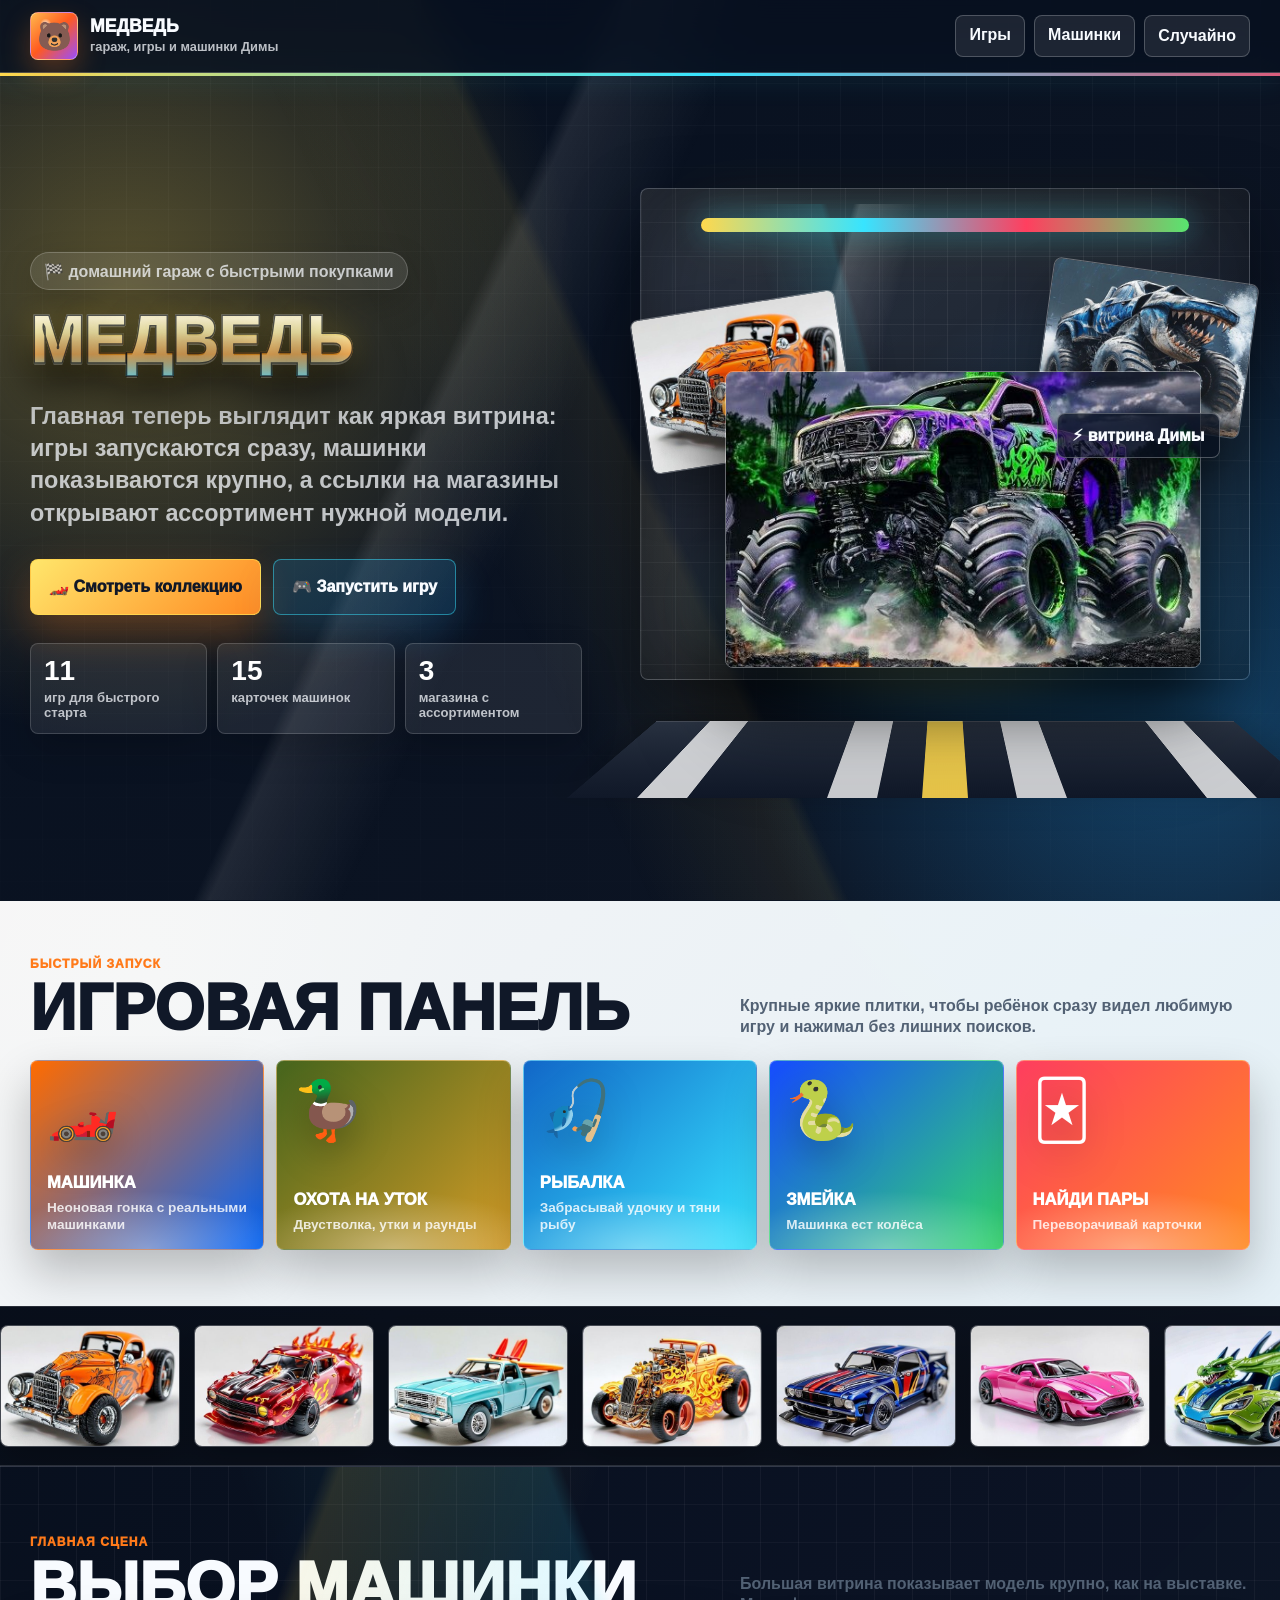
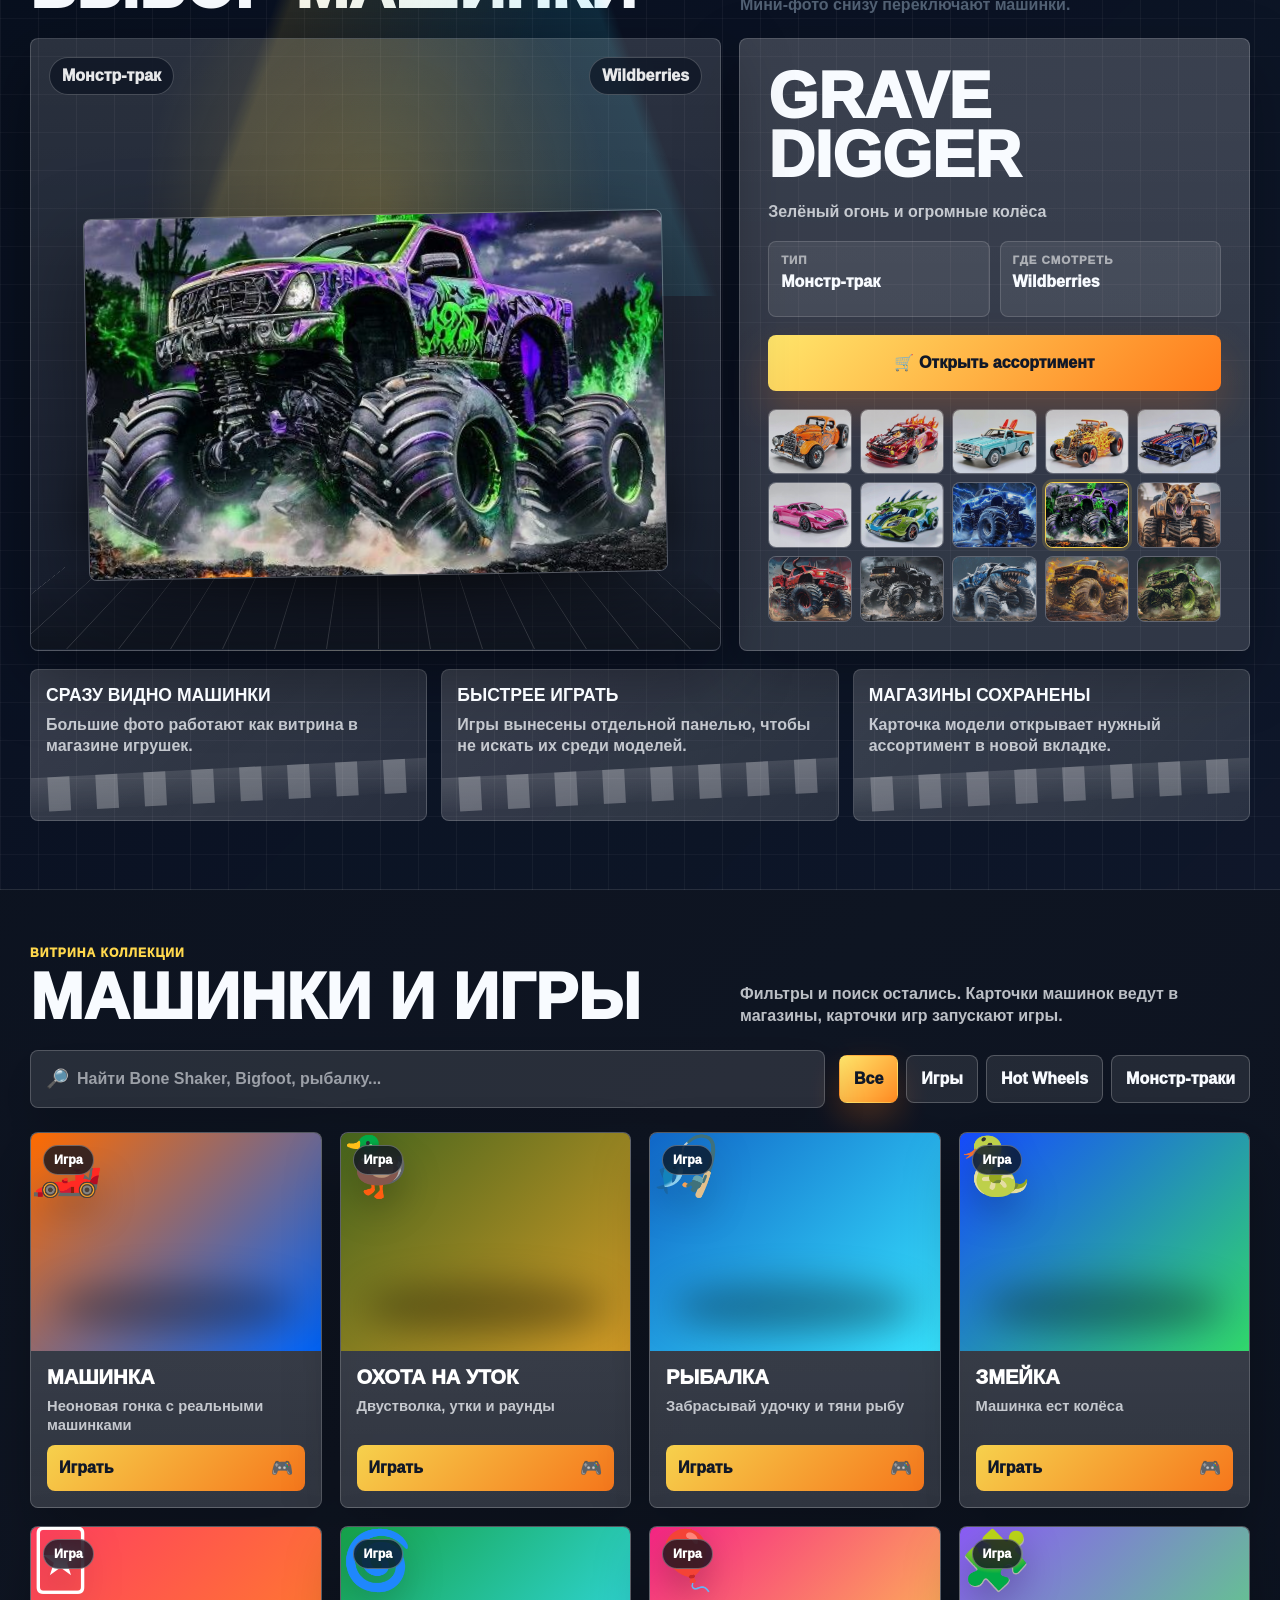
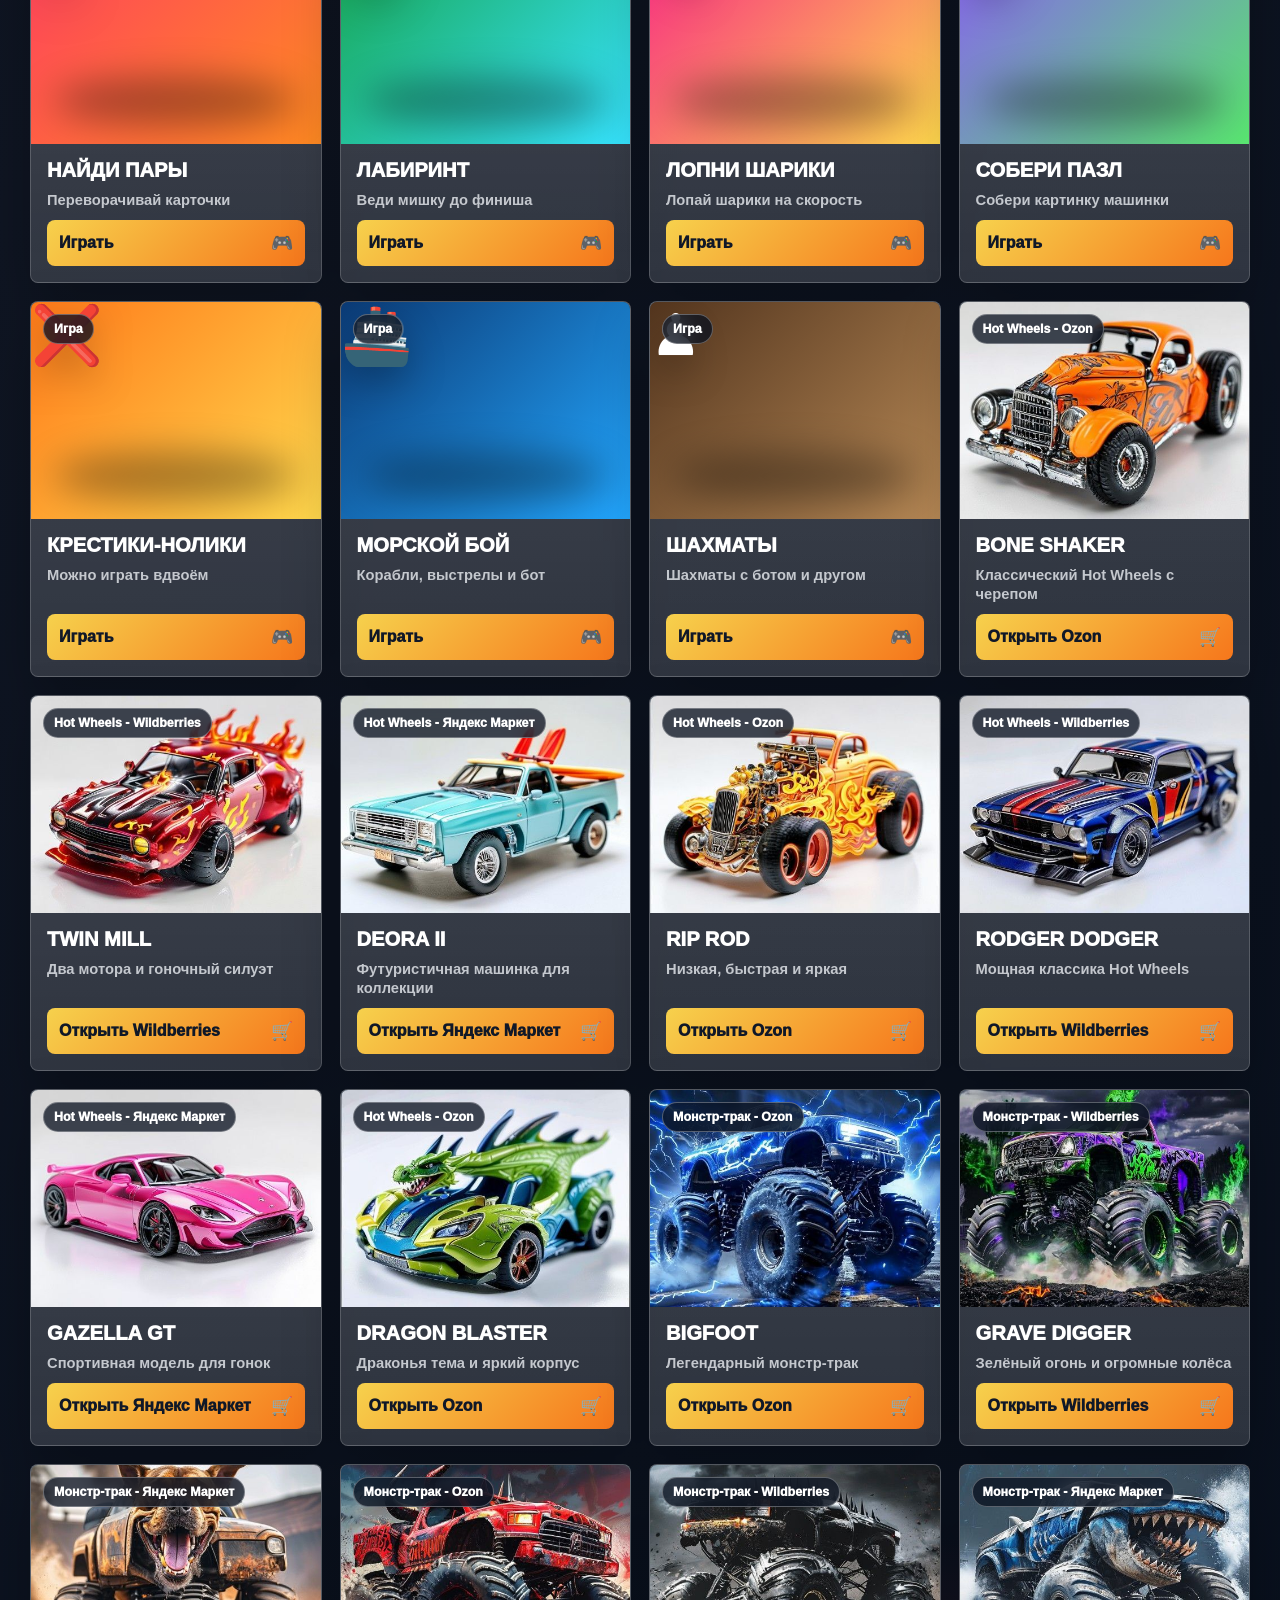
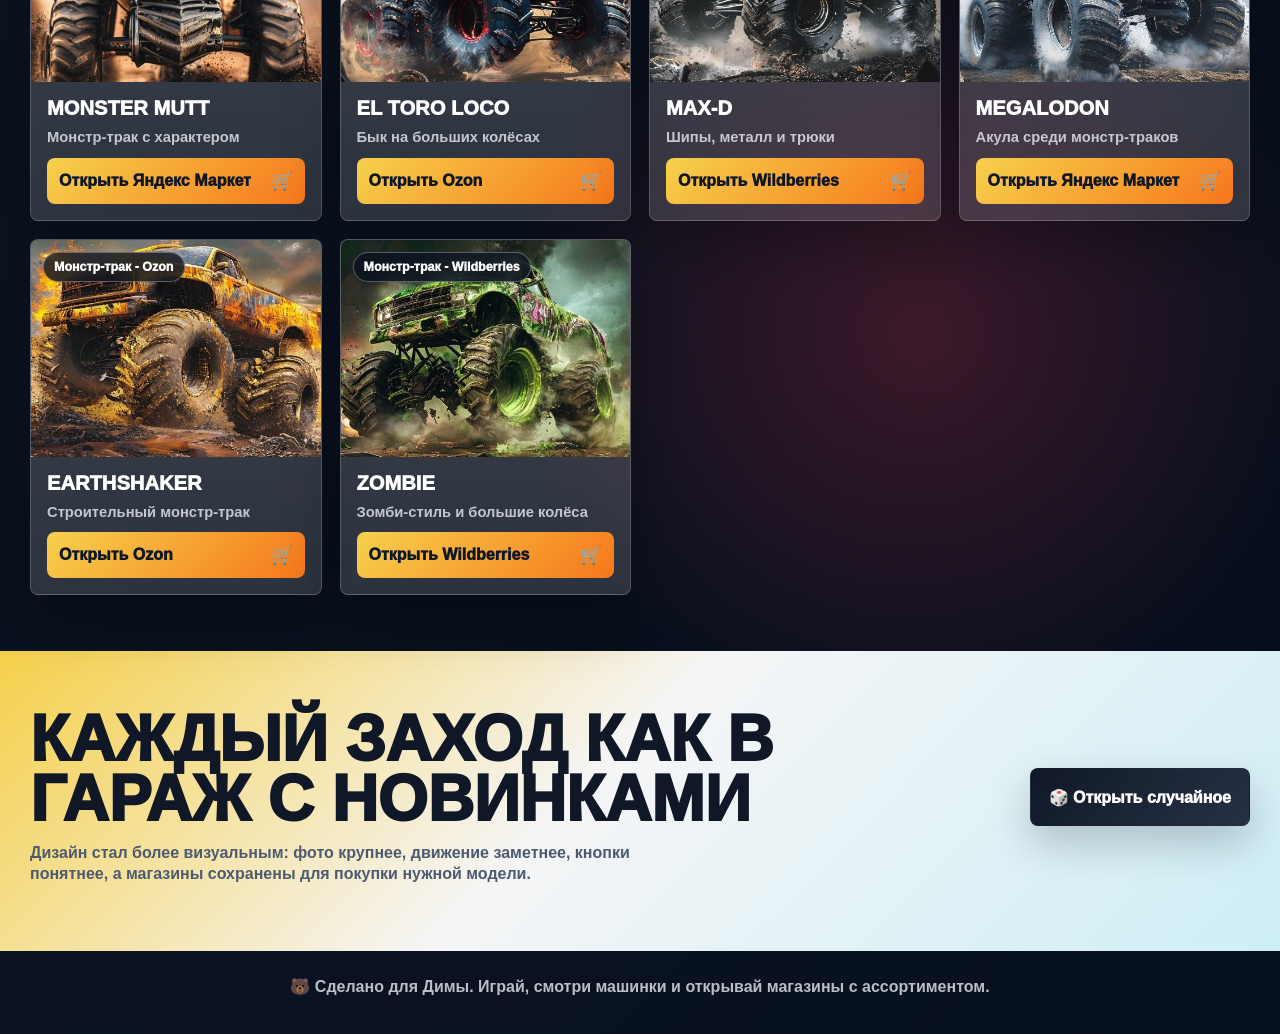
<file: index.html>
<!DOCTYPE html>
<html lang="ru">
<head>
  <meta charset="UTF-8" />
  <meta name="viewport" content="width=device-width, initial-scale=1.0, viewport-fit=cover" />
  <meta name="theme-color" content="#09111f" />
  <title>МЕДВЕДЬ - Машинки и игры Димы</title>

  <link rel="icon" type="image/svg+xml" href="favicon.svg" />
  <link rel="icon" type="image/png" sizes="32x32" href="favicon-32.png" />
  <link rel="apple-touch-icon" sizes="180x180" href="apple-touch-icon-180.png" />
  <link rel="apple-touch-icon" sizes="192x192" href="apple-touch-icon.png" />
  <meta name="apple-mobile-web-app-title" content="МЕДВЕДЬ" />
  <meta name="application-name" content="МЕДВЕДЬ" />

  <style>
    :root {
      --ink: #09111f;
      --text: #f8fbff;
      --soft: rgba(248, 251, 255, 0.74);
      --muted: #718198;
      --line: rgba(255, 255, 255, 0.16);
      --panel: rgba(255, 255, 255, 0.08);
      --panel-strong: rgba(255, 255, 255, 0.13);
      --yellow: #ffd84d;
      --orange: #ff7a1a;
      --red: #ff3f5f;
      --blue: #23a7ff;
      --cyan: #37e4ff;
      --green: #58e56f;
      --violet: #9a7cff;
      --radius: 8px;
      --shadow: 0 24px 70px rgba(0, 0, 0, 0.38);
    }

    * { box-sizing: border-box; }

    html {
      min-height: 100%;
      scroll-behavior: smooth;
      -webkit-text-size-adjust: 100%;
    }

    body {
      margin: 0;
      min-height: 100vh;
      color: var(--text);
      font-family: Arial, "Segoe UI", system-ui, sans-serif;
      background:
        radial-gradient(circle at 10% 5%, rgba(255, 216, 77, 0.32), transparent 28rem),
        radial-gradient(circle at 92% 12%, rgba(35, 167, 255, 0.35), transparent 27rem),
        radial-gradient(circle at 72% 88%, rgba(255, 63, 95, 0.24), transparent 25rem),
        linear-gradient(135deg, #07101f 0%, #111827 48%, #07101f 100%);
      overflow-x: hidden;
    }

    body::before {
      content: "";
      position: fixed;
      inset: 0;
      z-index: -2;
      background:
        linear-gradient(90deg, rgba(255, 255, 255, 0.045) 1px, transparent 1px),
        linear-gradient(0deg, rgba(255, 255, 255, 0.035) 1px, transparent 1px);
      background-size: 42px 42px;
      mask-image: linear-gradient(180deg, rgba(0,0,0,0.7), rgba(0,0,0,0.2));
    }

    body::after {
      content: "";
      position: fixed;
      inset: 0;
      z-index: -1;
      pointer-events: none;
      background:
        linear-gradient(115deg, transparent 0 36%, rgba(255,255,255,0.09) 37%, transparent 45%),
        linear-gradient(245deg, transparent 0 50%, rgba(255,216,77,0.08) 51%, transparent 62%);
    }

    a { color: inherit; }
    button, input { font: inherit; }
    img { max-width: 100%; }

    .topbar {
      position: sticky;
      top: 0;
      z-index: 30;
      border-bottom: 1px solid var(--line);
      background: rgba(7, 16, 31, 0.78);
      backdrop-filter: blur(18px);
      -webkit-backdrop-filter: blur(18px);
    }

    .topbar-inner {
      width: min(1220px, calc(100% - 32px));
      min-height: 72px;
      margin: 0 auto;
      display: flex;
      align-items: center;
      justify-content: space-between;
      gap: 18px;
    }

    .brand {
      display: inline-flex;
      align-items: center;
      gap: 12px;
      min-width: 0;
      text-decoration: none;
    }

    .brand-mark {
      width: 48px;
      height: 48px;
      display: grid;
      place-items: center;
      border: 1px solid rgba(255, 255, 255, 0.34);
      border-radius: var(--radius);
      background:
        radial-gradient(circle at 32% 24%, rgba(255,255,255,0.9), transparent 0.35rem),
        linear-gradient(135deg, #ffb84d, #ff5a1f 48%, #9a4dff);
      box-shadow: 0 12px 28px rgba(255, 122, 26, 0.28);
      font-size: 28px;
      flex: 0 0 auto;
    }

    .brand-name {
      display: block;
      font-size: 1.1rem;
      font-weight: 1000;
      line-height: 1;
      letter-spacing: 0;
    }

    .brand-sub {
      display: block;
      margin-top: 4px;
      color: var(--soft);
      font-size: 0.8rem;
      font-weight: 800;
    }

    .nav-actions {
      display: flex;
      align-items: center;
      justify-content: flex-end;
      gap: 9px;
      flex-wrap: wrap;
    }

    .nav-btn,
    .hero-btn,
    .filter-btn,
    .surprise-btn {
      border: 1px solid rgba(255, 255, 255, 0.22);
      border-radius: var(--radius);
      background: rgba(255, 255, 255, 0.09);
      color: var(--text);
      text-decoration: none;
      cursor: pointer;
      transition: transform 0.18s ease, background 0.18s ease, border-color 0.18s ease, box-shadow 0.18s ease;
    }

    .nav-btn {
      min-height: 42px;
      padding: 10px 13px;
      font-weight: 900;
    }

    .nav-btn:hover,
    .nav-btn:focus-visible,
    .hero-btn:hover,
    .hero-btn:focus-visible,
    .filter-btn:hover,
    .filter-btn:focus-visible,
    .surprise-btn:hover,
    .surprise-btn:focus-visible {
      transform: translateY(-2px);
      border-color: rgba(255, 255, 255, 0.44);
      background: rgba(255, 255, 255, 0.15);
      outline: none;
    }

    .page {
      min-height: 100vh;
    }

    .page::before {
      content: "";
      position: fixed;
      inset: 72px 0 auto;
      height: 4px;
      z-index: 25;
      pointer-events: none;
      background: linear-gradient(90deg, var(--yellow), var(--cyan), var(--red), var(--green), var(--yellow));
      background-size: 220% 100%;
      box-shadow: 0 0 28px rgba(55, 228, 255, 0.34);
      animation: neonFlow 7s linear infinite;
    }

    .hero {
      position: relative;
      min-height: calc(100svh - 72px);
      padding: 48px 0 36px;
      overflow: hidden;
    }

    .hero-inner {
      width: min(1220px, calc(100% - 32px));
      min-height: calc(100svh - 156px);
      margin: 0 auto;
      display: grid;
      grid-template-columns: minmax(0, 0.95fr) minmax(360px, 1.05fr);
      align-items: center;
      gap: clamp(26px, 5vw, 58px);
    }

    .hero-copy {
      position: relative;
      z-index: 3;
      min-width: 0;
    }

    .eyebrow {
      display: inline-flex;
      align-items: center;
      gap: 9px;
      min-height: 38px;
      margin: 0 0 18px;
      border: 1px solid rgba(255, 255, 255, 0.2);
      border-radius: 999px;
      background: rgba(255, 255, 255, 0.1);
      padding: 8px 13px;
      color: var(--soft);
      font-weight: 900;
      box-shadow: 0 12px 34px rgba(0, 0, 0, 0.18);
    }

    .hero-title {
      margin: 0;
      max-width: 100%;
      font-size: 4rem;
      line-height: 1.06;
      letter-spacing: 0;
      font-weight: 1000;
      text-transform: uppercase;
    }

    .hero-title span {
      display: block;
      color: transparent;
      background:
        linear-gradient(180deg, #ffffff 0%, #fff3a1 36%, #ff9a22 68%, #5feaff 100%);
      -webkit-background-clip: text;
      background-clip: text;
      -webkit-text-stroke: 1.5px rgba(5, 10, 20, 0.68);
      text-shadow:
        0 2px 0 rgba(255,255,255,0.22),
        0 18px 34px rgba(0,0,0,0.58),
        0 0 30px rgba(255,216,77,0.26);
      filter: drop-shadow(0 14px 24px rgba(0,0,0,0.42));
    }

    .mobile-showcase {
      display: none;
    }

    .hero-lead {
      max-width: 660px;
      margin: 24px 0 0;
      color: var(--soft);
      font-size: clamp(1.08rem, 2.4vw, 1.46rem);
      line-height: 1.38;
      font-weight: 800;
    }

    .hero-actions {
      display: flex;
      flex-wrap: wrap;
      gap: 12px;
      margin-top: 30px;
    }

    .hero-btn {
      display: inline-flex;
      align-items: center;
      justify-content: center;
      gap: 10px;
      min-height: 56px;
      padding: 13px 18px;
      font-weight: 1000;
    }

    .hero-btn.primary {
      border-color: rgba(255, 216, 77, 0.74);
      color: #111827;
      background: linear-gradient(135deg, #ffe66b, #ff8a22);
      box-shadow: 0 18px 42px rgba(255, 122, 26, 0.28);
    }

    .hero-btn.secondary {
      border-color: rgba(55, 228, 255, 0.48);
      background: rgba(35, 167, 255, 0.16);
      box-shadow: 0 18px 42px rgba(35, 167, 255, 0.16);
    }

    .hero-stats {
      display: grid;
      grid-template-columns: repeat(3, minmax(0, 1fr));
      gap: 10px;
      max-width: 560px;
      margin-top: 28px;
    }

    .hero-stat {
      border: 1px solid rgba(255, 255, 255, 0.16);
      border-radius: var(--radius);
      background: rgba(255, 255, 255, 0.08);
      padding: 13px;
      box-shadow: 0 15px 36px rgba(0, 0, 0, 0.18);
    }

    .hero-stat strong {
      display: block;
      font-size: 1.75rem;
      line-height: 1;
      color: #fff;
    }

    .hero-stat span {
      display: block;
      margin-top: 5px;
      color: var(--soft);
      font-size: 0.82rem;
      font-weight: 850;
    }

    .showroom {
      position: relative;
      min-height: 610px;
      isolation: isolate;
    }

    .showroom::after {
      content: "";
      position: absolute;
      inset: 16px 18px 132px;
      z-index: -1;
      border-radius: var(--radius);
      background:
        linear-gradient(105deg, transparent 0 28%, rgba(255,255,255,0.16) 29%, transparent 38%),
        linear-gradient(255deg, transparent 0 58%, rgba(55,228,255,0.12) 59%, transparent 70%);
      animation: lightSweep 6s ease-in-out infinite;
    }

    .showroom::before {
      content: "";
      position: absolute;
      left: 4%;
      right: 4%;
      bottom: 64px;
      height: 44%;
      z-index: -1;
      border-radius: 50% 50% 8px 8px;
      background:
        radial-gradient(ellipse at center, rgba(255, 216, 77, 0.46), transparent 58%),
        radial-gradient(ellipse at center, rgba(55, 228, 255, 0.24), transparent 70%);
      filter: blur(10px);
    }

    .garage-wall {
      position: absolute;
      inset: 0 0 118px;
      z-index: -2;
      border: 1px solid rgba(255, 255, 255, 0.14);
      border-radius: var(--radius);
      background:
        linear-gradient(90deg, rgba(255,255,255,0.06) 1px, transparent 1px),
        linear-gradient(0deg, rgba(255,255,255,0.05) 1px, transparent 1px),
        linear-gradient(135deg, rgba(255,255,255,0.14), rgba(255,255,255,0.03));
      background-size: 34px 34px, 34px 34px, auto;
      box-shadow: inset 0 0 80px rgba(0,0,0,0.42), var(--shadow);
    }

    .garage-lights {
      position: absolute;
      left: 10%;
      right: 10%;
      top: 30px;
      height: 14px;
      border-radius: 999px;
      background: linear-gradient(90deg, var(--yellow), var(--cyan), var(--red), var(--green));
      box-shadow: 0 0 30px rgba(55, 228, 255, 0.44), 0 0 60px rgba(255, 216, 77, 0.24);
    }

    .main-car {
      position: absolute;
      left: 14%;
      right: 8%;
      bottom: 130px;
      z-index: 5;
      animation: carHover 3.5s ease-in-out infinite;
      filter: drop-shadow(0 34px 28px rgba(0,0,0,0.52));
    }

    .main-car img {
      width: 100%;
      aspect-ratio: 16 / 10;
      object-fit: cover;
      display: block;
      border: 1px solid rgba(255, 255, 255, 0.35);
      border-radius: var(--radius);
      box-shadow: 0 26px 70px rgba(0,0,0,0.36);
    }

    .floating-car {
      position: absolute;
      z-index: 4;
      width: 34%;
      min-width: 155px;
      border-radius: var(--radius);
      overflow: hidden;
      border: 1px solid rgba(255, 255, 255, 0.28);
      background: rgba(255, 255, 255, 0.08);
      box-shadow: 0 24px 48px rgba(0,0,0,0.32);
    }

    .floating-car img {
      display: block;
      width: 100%;
      aspect-ratio: 4 / 3;
      object-fit: cover;
    }

    .floating-car.one {
      top: 116px;
      left: 0;
      transform: rotate(-9deg);
    }

    .floating-car.two {
      top: 82px;
      right: 0;
      transform: rotate(8deg);
    }

    .speed-label {
      position: absolute;
      right: 5%;
      bottom: 340px;
      z-index: 8;
      border: 1px solid rgba(255, 255, 255, 0.28);
      border-radius: var(--radius);
      background: rgba(9, 17, 31, 0.74);
      padding: 12px 14px;
      font-weight: 1000;
      box-shadow: 0 18px 36px rgba(0,0,0,0.28);
    }

    .road {
      position: absolute;
      left: -12%;
      right: -12%;
      bottom: 0;
      height: 190px;
      z-index: 2;
      transform: perspective(520px) rotateX(58deg);
      transform-origin: bottom;
      background:
        repeating-linear-gradient(90deg, transparent 0 70px, rgba(255,255,255,0.78) 70px 120px, transparent 120px 190px),
        linear-gradient(90deg, transparent 0 47%, rgba(255,216,77,0.9) 47% 53%, transparent 53%),
        linear-gradient(180deg, #293241, #101828);
      border-top: 3px solid rgba(255, 255, 255, 0.22);
      box-shadow: 0 -24px 70px rgba(0,0,0,0.28);
      animation: roadMove 1.5s linear infinite;
    }

    @keyframes carHover {
      0%, 100% { transform: translateY(0) rotate(-1deg); }
      50% { transform: translateY(-12px) rotate(1deg); }
    }

    @keyframes roadMove {
      from { background-position: 0 0, 0 0, 0 0; }
      to { background-position: 190px 0, 0 0, 0 0; }
    }

    @keyframes neonFlow {
      from { background-position: 0 0; }
      to { background-position: 220% 0; }
    }

    @keyframes lightSweep {
      0%, 100% { opacity: 0.38; transform: translateX(-10px); }
      50% { opacity: 0.85; transform: translateX(10px); }
    }

    .band {
      position: relative;
      padding: 56px 0;
    }

    .band.light {
      color: #101828;
      background:
        linear-gradient(135deg, rgba(255,255,255,0.96), rgba(237, 249, 255, 0.96)),
        radial-gradient(circle at 12% 20%, rgba(255,216,77,0.34), transparent 20rem);
    }

    .band.dark {
      background: rgba(0, 0, 0, 0.12);
    }

    .wrap {
      width: min(1220px, calc(100% - 32px));
      margin: 0 auto;
    }

    .section-head {
      display: flex;
      align-items: end;
      justify-content: space-between;
      gap: 22px;
      margin-bottom: 22px;
    }

    .section-kicker {
      margin: 0 0 8px;
      color: var(--orange);
      font-weight: 1000;
      text-transform: uppercase;
      letter-spacing: 0.08em;
      font-size: 0.76rem;
    }

    .band.dark .section-kicker { color: var(--yellow); }

    .section-title {
      margin: 0;
      font-size: clamp(2rem, 5vw, 4.4rem);
      line-height: 0.92;
      font-weight: 1000;
      letter-spacing: 0;
      text-transform: uppercase;
    }

    .section-note {
      max-width: 510px;
      margin: 0;
      color: #526174;
      font-weight: 800;
      line-height: 1.35;
    }

    .band.dark .section-note {
      color: var(--soft);
    }

    .game-strip {
      display: grid;
      grid-template-columns: repeat(5, minmax(0, 1fr));
      gap: 12px;
    }

    .game-tile {
      position: relative;
      min-height: 190px;
      display: flex;
      flex-direction: column;
      justify-content: space-between;
      overflow: hidden;
      border: 1px solid rgba(255, 255, 255, 0.26);
      border-radius: var(--radius);
      padding: 16px;
      color: #fff;
      text-decoration: none;
      background: var(--game-bg);
      box-shadow: 0 22px 46px rgba(0,0,0,0.24);
      transition: transform 0.18s ease, box-shadow 0.18s ease;
    }

    .game-tile::after {
      content: "";
      position: absolute;
      inset: auto -25% -35% -25%;
      height: 70%;
      background: radial-gradient(ellipse at center, rgba(255,255,255,0.36), transparent 62%);
    }

    .game-tile:hover,
    .game-tile:focus-visible {
      transform: translateY(-6px);
      box-shadow: 0 30px 62px rgba(0,0,0,0.32);
      outline: none;
    }

    .game-icon {
      position: relative;
      z-index: 2;
      font-size: 3.6rem;
      filter: drop-shadow(0 14px 18px rgba(0,0,0,0.26));
    }

    .game-tile h3,
    .game-tile p {
      position: relative;
      z-index: 2;
      margin: 0;
    }

    .game-tile h3 {
      font-size: 1.04rem;
      line-height: 1.05;
      font-weight: 1000;
      text-transform: uppercase;
    }

    .game-tile p {
      margin-top: 7px;
      color: rgba(255,255,255,0.82);
      font-size: 0.85rem;
      font-weight: 800;
      line-height: 1.26;
    }

    .controls {
      display: grid;
      grid-template-columns: minmax(260px, 1fr) auto;
      align-items: center;
      gap: 14px;
      margin: 24px 0;
    }

    .search {
      position: relative;
    }

    .search input {
      width: 100%;
      min-height: 58px;
      border: 1px solid rgba(255, 255, 255, 0.2);
      border-radius: var(--radius);
      background: rgba(255, 255, 255, 0.11);
      color: var(--text);
      padding: 13px 16px 13px 46px;
      outline: none;
      font-weight: 850;
      box-shadow: 0 18px 44px rgba(0,0,0,0.16);
    }

    .search input::placeholder {
      color: rgba(248, 251, 255, 0.56);
    }

    .search input:focus {
      border-color: rgba(55, 228, 255, 0.7);
      box-shadow: 0 0 0 4px rgba(55, 228, 255, 0.14), 0 18px 44px rgba(0,0,0,0.16);
    }

    .search span {
      position: absolute;
      left: 16px;
      top: 50%;
      transform: translateY(-50%);
      pointer-events: none;
      font-size: 1.16rem;
    }

    .filters {
      display: flex;
      flex-wrap: wrap;
      justify-content: flex-end;
      gap: 8px;
    }

    .filter-btn {
      min-height: 48px;
      padding: 10px 14px;
      font-weight: 950;
    }

    .filter-btn[aria-selected="true"] {
      color: #101828;
      border-color: transparent;
      background: linear-gradient(135deg, #ffe66b, #ff8a22);
      box-shadow: 0 16px 34px rgba(255, 122, 26, 0.24);
    }

    .collection-grid {
      display: grid;
      grid-template-columns: repeat(auto-fit, minmax(250px, 1fr));
      gap: 18px;
      align-items: stretch;
    }

    .car-card {
      position: relative;
      display: flex;
      flex-direction: column;
      min-height: 100%;
      overflow: hidden;
      border: 1px solid rgba(255, 255, 255, 0.18);
      border-radius: var(--radius);
      background:
        linear-gradient(180deg, rgba(255,255,255,0.14), rgba(255,255,255,0.07)),
        rgba(255,255,255,0.08);
      color: #fff;
      text-decoration: none;
      box-shadow: 0 24px 56px rgba(0,0,0,0.26);
      transition: transform 0.18s ease, box-shadow 0.18s ease, border-color 0.18s ease;
    }

    .car-card:hover,
    .car-card:focus-visible {
      transform: translateY(-7px);
      border-color: rgba(255, 255, 255, 0.38);
      box-shadow: 0 34px 74px rgba(0,0,0,0.36);
      outline: none;
    }

    .car-media {
      position: relative;
      aspect-ratio: 16 / 12;
      overflow: hidden;
      background:
        radial-gradient(circle at 50% 12%, rgba(255,255,255,0.28), transparent 48%),
        linear-gradient(135deg, rgba(35,167,255,0.2), rgba(255,122,26,0.18));
    }

    .car-media::after {
      content: "";
      position: absolute;
      left: 8%;
      right: 8%;
      bottom: 9%;
      height: 22%;
      border-radius: 50%;
      background: rgba(0,0,0,0.35);
      filter: blur(18px);
    }

    .car-media img {
      position: relative;
      z-index: 2;
      width: 100%;
      height: 100%;
      object-fit: cover;
      display: block;
      transition: transform 0.24s ease;
    }

    .car-card:hover .car-media img {
      transform: scale(1.06);
    }

    .car-badge {
      position: absolute;
      z-index: 4;
      top: 12px;
      left: 12px;
      max-width: calc(100% - 24px);
      border: 1px solid rgba(255, 255, 255, 0.3);
      border-radius: 999px;
      background: rgba(9, 17, 31, 0.76);
      padding: 7px 10px;
      color: #fff;
      font-size: 0.78rem;
      font-weight: 950;
      white-space: nowrap;
      overflow: hidden;
      text-overflow: ellipsis;
      backdrop-filter: blur(10px);
    }

    .car-body {
      display: flex;
      flex-direction: column;
      gap: 10px;
      flex: 1;
      padding: 16px;
    }

    .car-name {
      margin: 0;
      font-size: 1.26rem;
      line-height: 1.02;
      font-weight: 1000;
      text-transform: uppercase;
    }

    .car-desc {
      margin: 0;
      color: var(--soft);
      line-height: 1.3;
      font-weight: 800;
      font-size: 0.92rem;
    }

    .store-line {
      margin-top: auto;
      display: flex;
      align-items: center;
      justify-content: space-between;
      gap: 10px;
      min-height: 46px;
      border-radius: var(--radius);
      background: linear-gradient(135deg, rgba(255,216,77,0.96), rgba(255,122,26,0.96));
      color: #101828;
      padding: 11px 12px;
      font-weight: 1000;
    }

    .store-line span:last-child {
      font-size: 1.12rem;
    }

    .empty {
      display: none;
      border: 1px dashed rgba(255,255,255,0.3);
      border-radius: var(--radius);
      background: rgba(255,255,255,0.08);
      padding: 28px;
      color: var(--soft);
      text-align: center;
      font-weight: 900;
    }

    .empty.show { display: block; }

    .garage-strip {
      position: relative;
      overflow: hidden;
      border-block: 1px solid rgba(255,255,255,0.13);
      background: rgba(0,0,0,0.22);
      padding: 18px 0;
    }

    .garage-track {
      display: flex;
      gap: 14px;
      width: max-content;
      animation: shelfMove 34s linear infinite;
    }

    .garage-mini {
      width: 180px;
      height: 122px;
      border-radius: var(--radius);
      overflow: hidden;
      border: 1px solid rgba(255,255,255,0.18);
      background: rgba(255,255,255,0.08);
      box-shadow: 0 16px 34px rgba(0,0,0,0.24);
    }

    .garage-mini img {
      width: 100%;
      height: 100%;
      object-fit: cover;
      display: block;
    }

    .cinema {
      position: relative;
      padding: 68px 0;
      overflow: hidden;
      background:
        linear-gradient(90deg, rgba(255,255,255,0.045) 1px, transparent 1px),
        linear-gradient(0deg, rgba(255,255,255,0.035) 1px, transparent 1px),
        linear-gradient(135deg, rgba(8,16,31,0.98), rgba(15,23,42,0.94));
      background-size: 38px 38px, 38px 38px, auto;
      border-block: 1px solid rgba(255,255,255,0.12);
    }

    .cinema::before {
      content: "";
      position: absolute;
      left: -8%;
      right: -8%;
      top: 0;
      height: 42%;
      pointer-events: none;
      background:
        linear-gradient(110deg, transparent 0 26%, rgba(255,216,77,0.12) 27%, transparent 43%),
        linear-gradient(250deg, transparent 0 50%, rgba(55,228,255,0.12) 51%, transparent 70%);
    }

    .spotlight {
      position: relative;
      display: grid;
      grid-template-columns: minmax(0, 1.15fr) minmax(320px, 0.85fr);
      gap: 18px;
      align-items: stretch;
      z-index: 1;
    }

    .spotlight-stage {
      position: relative;
      min-height: 520px;
      overflow: hidden;
      border: 1px solid rgba(255,255,255,0.18);
      border-radius: var(--radius);
      background:
        radial-gradient(ellipse at center 30%, rgba(255,216,77,0.24), transparent 48%),
        linear-gradient(180deg, rgba(255,255,255,0.14), rgba(255,255,255,0.05));
      box-shadow: var(--shadow);
      isolation: isolate;
    }

    .spotlight-stage::before {
      content: "";
      position: absolute;
      left: 8%;
      right: 8%;
      bottom: 10%;
      height: 26%;
      z-index: -1;
      border-radius: 50%;
      background: rgba(0,0,0,0.48);
      filter: blur(22px);
    }

    .spotlight-stage::after {
      content: "";
      position: absolute;
      inset: auto -10% 0;
      height: 38%;
      z-index: -2;
      background:
        repeating-linear-gradient(90deg, rgba(255,255,255,0.16) 0 1px, transparent 1px 52px),
        linear-gradient(180deg, transparent, rgba(0,0,0,0.32));
      transform: perspective(620px) rotateX(62deg);
      transform-origin: bottom;
    }

    .spotlight-image {
      position: absolute;
      left: 8%;
      right: 8%;
      bottom: 12%;
      display: block;
      width: 84%;
      aspect-ratio: 16 / 10;
      object-fit: cover;
      border: 1px solid rgba(255,255,255,0.28);
      border-radius: var(--radius);
      box-shadow: 0 34px 86px rgba(0,0,0,0.44);
      transform: rotate(-1deg);
      animation: stageFloat 4s ease-in-out infinite;
    }

    .spotlight-label {
      position: absolute;
      top: 18px;
      left: 18px;
      right: 18px;
      display: flex;
      align-items: center;
      justify-content: space-between;
      gap: 10px;
      z-index: 3;
    }

    .spotlight-label span {
      border: 1px solid rgba(255,255,255,0.22);
      border-radius: 999px;
      background: rgba(9, 17, 31, 0.68);
      padding: 9px 12px;
      color: rgba(255,255,255,0.9);
      font-weight: 950;
      backdrop-filter: blur(12px);
    }

    .spotlight-panel {
      display: flex;
      flex-direction: column;
      min-height: 520px;
      border: 1px solid rgba(255,255,255,0.18);
      border-radius: var(--radius);
      background:
        linear-gradient(180deg, rgba(255,255,255,0.13), rgba(255,255,255,0.07)),
        rgba(255,255,255,0.08);
      padding: clamp(18px, 3vw, 28px);
      box-shadow: 0 24px 64px rgba(0,0,0,0.26);
    }

    .spotlight-panel h3 {
      margin: 0;
      font-size: clamp(2rem, 5vw, 4rem);
      line-height: 0.92;
      text-transform: uppercase;
      font-weight: 1000;
    }

    .spotlight-panel p {
      margin: 16px 0 0;
      color: var(--soft);
      font-weight: 850;
      line-height: 1.38;
    }

    .spotlight-meta {
      display: grid;
      grid-template-columns: repeat(2, minmax(0, 1fr));
      gap: 10px;
      margin-top: 18px;
    }

    .spotlight-chip {
      min-height: 76px;
      border: 1px solid rgba(255,255,255,0.15);
      border-radius: var(--radius);
      background: rgba(255,255,255,0.08);
      padding: 12px;
      font-weight: 950;
    }

    .spotlight-chip small {
      display: block;
      margin-bottom: 7px;
      color: rgba(255,255,255,0.56);
      font-size: 0.72rem;
      text-transform: uppercase;
      letter-spacing: 0.08em;
    }

    .spotlight-link {
      display: inline-flex;
      align-items: center;
      justify-content: center;
      gap: 10px;
      min-height: 56px;
      margin-top: 18px;
      border-radius: var(--radius);
      background: linear-gradient(135deg, #ffe66b, #ff7a1a);
      color: #101828;
      font-weight: 1000;
      text-decoration: none;
      box-shadow: 0 20px 42px rgba(255,122,26,0.22);
    }

    .thumb-grid {
      display: grid;
      grid-template-columns: repeat(5, minmax(0, 1fr));
      gap: 8px;
      margin-top: auto;
      padding-top: 18px;
    }

    .thumb-btn {
      position: relative;
      overflow: hidden;
      border: 1px solid rgba(255,255,255,0.18);
      border-radius: var(--radius);
      background: rgba(255,255,255,0.07);
      cursor: pointer;
      padding: 0;
      aspect-ratio: 1 / 0.78;
    }

    .thumb-btn[aria-pressed="true"] {
      border-color: rgba(255,216,77,0.92);
      box-shadow: 0 0 0 3px rgba(255,216,77,0.15);
    }

    .thumb-btn img {
      width: 100%;
      height: 100%;
      display: block;
      object-fit: cover;
      opacity: 0.82;
      transition: transform 0.18s ease, opacity 0.18s ease;
    }

    .thumb-btn:hover img,
    .thumb-btn[aria-pressed="true"] img {
      opacity: 1;
      transform: scale(1.08);
    }

    .visual-lanes {
      display: grid;
      grid-template-columns: repeat(3, minmax(0, 1fr));
      gap: 14px;
      margin-top: 18px;
    }

    .visual-lane {
      min-height: 152px;
      border: 1px solid rgba(255,255,255,0.16);
      border-radius: var(--radius);
      background:
        linear-gradient(135deg, rgba(255,255,255,0.12), rgba(255,255,255,0.05)),
        rgba(255,255,255,0.07);
      padding: 15px;
      overflow: hidden;
      position: relative;
    }

    .visual-lane::after {
      content: "";
      position: absolute;
      left: -20%;
      right: -20%;
      bottom: 18px;
      height: 34px;
      background:
        repeating-linear-gradient(90deg, rgba(255,255,255,0.38) 0 22px, transparent 22px 48px),
        linear-gradient(180deg, rgba(255,255,255,0.18), rgba(255,255,255,0.02));
      transform: rotate(-3deg);
      opacity: 0.65;
    }

    .visual-lane strong {
      position: relative;
      z-index: 2;
      display: block;
      font-size: 1.1rem;
      text-transform: uppercase;
    }

    .visual-lane span {
      position: relative;
      z-index: 2;
      display: block;
      margin-top: 8px;
      color: var(--soft);
      font-weight: 800;
      line-height: 1.32;
    }

    @keyframes stageFloat {
      0%, 100% { transform: translateY(0) rotate(-1deg); }
      50% { transform: translateY(-12px) rotate(1deg); }
    }

    @keyframes shelfMove {
      from { transform: translateX(0); }
      to { transform: translateX(-50%); }
    }

    .final-band {
      padding: 58px 0 66px;
      color: #101828;
      background:
        linear-gradient(135deg, rgba(255,216,77,0.96), rgba(255,255,255,0.96) 46%, rgba(214,248,255,0.96));
    }

    .final-inner {
      width: min(1220px, calc(100% - 32px));
      margin: 0 auto;
      display: grid;
      grid-template-columns: minmax(0, 1fr) auto;
      gap: 22px;
      align-items: center;
    }

    .final-inner h2 {
      margin: 0;
      font-size: clamp(2rem, 5vw, 4rem);
      line-height: 0.94;
      text-transform: uppercase;
      font-weight: 1000;
    }

    .final-inner p {
      max-width: 680px;
      margin: 12px 0 0;
      color: #4c5b70;
      line-height: 1.35;
      font-weight: 850;
    }

    .surprise-btn {
      min-height: 58px;
      padding: 14px 18px;
      color: #fff;
      border-color: transparent;
      background: linear-gradient(135deg, #101828, #263244);
      font-weight: 1000;
      box-shadow: 0 18px 40px rgba(16,24,40,0.22);
    }

    .footer {
      width: min(1220px, calc(100% - 32px));
      margin: 0 auto;
      padding: 26px 0 38px;
      color: var(--soft);
      text-align: center;
      font-weight: 850;
    }

    @media (prefers-reduced-motion: reduce) {
      *,
      *::before,
      *::after {
        animation-duration: 0.001ms !important;
        animation-iteration-count: 1 !important;
        scroll-behavior: auto !important;
      }
    }

    @media (max-width: 980px) {
      .hero {
        min-height: auto;
        padding-top: 30px;
      }

      .hero-inner {
        min-height: auto;
        grid-template-columns: 1fr;
      }

      .hero-title {
        font-size: 4rem;
      }

      .mobile-showcase {
        display: grid;
        grid-template-columns: 1.35fr 0.9fr;
        gap: 10px;
        margin: 18px 0 20px;
        max-width: 720px;
      }

      .mobile-showcase img {
        width: 100%;
        height: 100%;
        min-height: 150px;
        object-fit: cover;
        display: block;
        border: 1px solid rgba(255, 255, 255, 0.28);
        border-radius: var(--radius);
        box-shadow: 0 18px 36px rgba(0,0,0,0.28);
      }

      .mobile-showcase-stack {
        display: grid;
        gap: 10px;
      }

      .mobile-showcase-stack img {
        min-height: 70px;
      }

      .hero-lead {
        margin-top: 0;
      }

      .showroom {
        min-height: 520px;
      }

      .game-strip {
        grid-template-columns: repeat(2, minmax(0, 1fr));
      }

      .controls,
      .final-inner,
      .spotlight {
        grid-template-columns: 1fr;
      }

      .spotlight-stage,
      .spotlight-panel {
        min-height: 430px;
      }

      .filters {
        justify-content: stretch;
      }

      .filter-btn {
        flex: 1 1 auto;
      }
    }

    @media (max-width: 640px) {
      .topbar-inner,
      .wrap,
      .final-inner {
        width: min(100% - 20px, 1220px);
      }

      .topbar-inner {
        min-height: 66px;
      }

      .brand-sub {
        display: none;
      }

      .nav-actions {
        gap: 6px;
      }

      .nav-btn {
        min-height: 38px;
        padding: 8px 9px;
        font-size: 0.84rem;
      }

      .hero {
        padding-top: 30px;
      }

      .hero-inner {
        width: min(100% - 20px, 1220px);
      }

      .hero-title {
        font-size: 2.5rem;
      }

      .mobile-showcase {
        gap: 8px;
        margin: 16px 0 18px;
      }

      .mobile-showcase img {
        width: 100%;
        height: 100%;
        min-height: 104px;
        object-fit: cover;
        display: block;
        border: 1px solid rgba(255, 255, 255, 0.28);
        border-radius: var(--radius);
        box-shadow: 0 18px 36px rgba(0,0,0,0.28);
      }

      .mobile-showcase-stack {
        gap: 8px;
      }

      .mobile-showcase-stack img {
        min-height: 48px;
      }

      .hero-stats {
        grid-template-columns: 1fr;
      }

      .showroom {
        min-height: 420px;
      }

      .garage-wall {
        bottom: 82px;
      }

      .floating-car {
        width: 38%;
        min-width: 118px;
      }

      .floating-car.one {
        top: 96px;
      }

      .floating-car.two {
        top: 78px;
      }

      .main-car {
        left: 8%;
        right: 8%;
        bottom: 106px;
      }

      .speed-label {
        right: 4%;
        bottom: 282px;
        padding: 9px 10px;
        font-size: 0.84rem;
      }

      .road {
        height: 145px;
      }

      .band {
        padding: 42px 0;
      }

      .section-head {
        display: block;
      }

      .section-note {
        margin-top: 10px;
      }

      .game-strip {
        grid-template-columns: 1fr;
      }

      .game-tile {
        min-height: 142px;
      }

      .collection-grid {
        grid-template-columns: 1fr;
      }

      .spotlight-stage,
      .spotlight-panel {
        min-height: auto;
      }

      .spotlight-stage {
        aspect-ratio: 1 / 0.82;
      }

      .spotlight-label {
        align-items: flex-start;
        flex-direction: column;
      }

      .spotlight-label span {
        padding: 7px 9px;
        font-size: 0.82rem;
      }

      .spotlight-image {
        left: 6%;
        right: 6%;
        bottom: 12%;
        width: 88%;
      }

      .thumb-grid {
        grid-template-columns: repeat(3, minmax(0, 1fr));
      }

      .visual-lanes {
        grid-template-columns: 1fr;
      }

      .garage-mini {
        width: 142px;
        height: 98px;
      }
    }
  </style>
</head>
<body>
  <div class="page">
    <header class="topbar">
      <div class="topbar-inner">
        <a class="brand" href="#top" aria-label="На главный экран">
          <span class="brand-mark">🐻</span>
          <span>
            <span class="brand-name">МЕДВЕДЬ</span>
            <span class="brand-sub">гараж, игры и машинки Димы</span>
          </span>
        </a>
        <nav class="nav-actions" aria-label="Быстрые переходы">
          <a class="nav-btn" href="#games">Игры</a>
          <a class="nav-btn" href="#catalog">Машинки</a>
          <button class="nav-btn" id="randomBtn" type="button">Случайно</button>
        </nav>
      </div>
    </header>

    <main id="top">
      <section class="hero" aria-labelledby="heroTitle">
        <div class="hero-inner">
          <div class="hero-copy">
            <p class="eyebrow">🏁 домашний гараж с быстрыми покупками</p>
            <h1 class="hero-title" id="heroTitle"><span>МЕДВЕДЬ</span></h1>
            <div class="mobile-showcase" aria-hidden="true">
              <img src="img/cars/grave_digger.jpg" alt="" />
              <span class="mobile-showcase-stack">
                <img src="img/cars/bone_shaker.jpg" alt="" />
                <img src="img/cars/megalodon.jpg" alt="" />
              </span>
            </div>
            <p class="hero-lead">
              Главная теперь выглядит как яркая витрина: игры запускаются сразу, машинки показываются крупно,
              а ссылки на магазины открывают ассортимент нужной модели.
            </p>
            <div class="hero-actions">
              <a class="hero-btn primary" href="#catalog">🏎️ Смотреть коллекцию</a>
              <a class="hero-btn secondary" href="#games">🎮 Запустить игру</a>
            </div>
            <div class="hero-stats" aria-label="Что есть на сайте">
              <div class="hero-stat"><strong>11</strong><span>игр для быстрого старта</span></div>
              <div class="hero-stat"><strong>15</strong><span>карточек машинок</span></div>
              <div class="hero-stat"><strong>3</strong><span>магазина с ассортиментом</span></div>
            </div>
          </div>

          <div class="showroom" aria-label="Витрина машинок">
            <div class="garage-wall"></div>
            <div class="garage-lights"></div>
            <div class="floating-car one">
              <img src="img/cars/bone_shaker.jpg" alt="Bone Shaker" />
            </div>
            <div class="floating-car two">
              <img src="img/cars/megalodon.jpg" alt="Megalodon" />
            </div>
            <div class="speed-label">⚡ витрина Димы</div>
            <div class="main-car">
              <img src="img/cars/grave_digger.jpg" alt="Monster Truck Grave Digger" />
            </div>
            <div class="road" aria-hidden="true"></div>
          </div>
        </div>
      </section>

      <section class="band light" id="games" aria-labelledby="gamesTitle">
        <div class="wrap">
          <div class="section-head">
            <div>
              <p class="section-kicker">быстрый запуск</p>
              <h2 class="section-title" id="gamesTitle">Игровая панель</h2>
            </div>
            <p class="section-note">Крупные яркие плитки, чтобы ребёнок сразу видел любимую игру и нажимал без лишних поисков.</p>
          </div>
          <div class="game-strip" id="gameGrid"></div>
        </div>
      </section>

      <div class="garage-strip" aria-hidden="true">
        <div class="garage-track" id="garageTrack"></div>
      </div>

      <section class="cinema" aria-labelledby="spotlightTitle">
        <div class="wrap">
          <div class="section-head">
            <div>
              <p class="section-kicker">главная сцена</p>
              <h2 class="section-title" id="spotlightTitle">Выбор машинки</h2>
            </div>
            <p class="section-note">Большая витрина показывает модель крупно, как на выставке. Мини-фото снизу переключают машинки.</p>
          </div>

          <div class="spotlight">
            <div class="spotlight-stage" aria-label="Крупная машинка">
              <div class="spotlight-label">
                <span id="spotlightType">Monster Truck</span>
                <span id="spotlightStore">магазин</span>
              </div>
              <img class="spotlight-image" id="spotlightImage" src="img/cars/grave_digger.jpg" alt="Grave Digger" />
            </div>

            <aside class="spotlight-panel" aria-label="Описание выбранной машинки">
              <h3 id="spotlightName">GRAVE DIGGER</h3>
              <p id="spotlightDesc">Зелёный огонь и огромные колёса</p>
              <div class="spotlight-meta">
                <div class="spotlight-chip"><small>тип</small><span id="spotlightKind">Монстр-трак</span></div>
                <div class="spotlight-chip"><small>где смотреть</small><span id="spotlightShop">Wildberries</span></div>
              </div>
              <a class="spotlight-link" id="spotlightLink" href="https://www.wildberries.ru/catalog/0/search.aspx?search=monster%20jam%20grave%20digger" target="_blank" rel="noopener noreferrer">🛒 Открыть ассортимент</a>
              <div class="thumb-grid" id="thumbGrid"></div>
            </aside>
          </div>

          <div class="visual-lanes" aria-label="Что стало удобнее">
            <div class="visual-lane"><strong>Сразу видно машинки</strong><span>Большие фото работают как витрина в магазине игрушек.</span></div>
            <div class="visual-lane"><strong>Быстрее играть</strong><span>Игры вынесены отдельной панелью, чтобы не искать их среди моделей.</span></div>
            <div class="visual-lane"><strong>Магазины сохранены</strong><span>Карточка модели открывает нужный ассортимент в новой вкладке.</span></div>
          </div>
        </div>
      </section>

      <section class="band dark" id="catalog" aria-labelledby="catalogTitle">
        <div class="wrap">
          <div class="section-head">
            <div>
              <p class="section-kicker">витрина коллекции</p>
              <h2 class="section-title" id="catalogTitle">Машинки и игры</h2>
            </div>
            <p class="section-note">Фильтры и поиск остались. Карточки машинок ведут в магазины, карточки игр запускают игры.</p>
          </div>

          <div class="controls">
            <label class="search" for="searchInput">
              <span>🔎</span>
              <input id="searchInput" type="search" placeholder="Найти Bone Shaker, Bigfoot, рыбалку..." autocomplete="off" />
            </label>
            <div class="filters" role="tablist" aria-label="Фильтр каталога">
              <button class="filter-btn" type="button" data-filter="all" aria-selected="true">Все</button>
              <button class="filter-btn" type="button" data-filter="games" aria-selected="false">Игры</button>
              <button class="filter-btn" type="button" data-filter="hotwheels" aria-selected="false">Hot Wheels</button>
              <button class="filter-btn" type="button" data-filter="monster" aria-selected="false">Монстр-траки</button>
            </div>
          </div>

          <div class="collection-grid" id="catalogGrid"></div>
          <div class="empty" id="emptyState">Ничего не нашлось. Попробуй другое слово.</div>
        </div>
      </section>

      <section class="final-band">
        <div class="final-inner">
          <div>
            <h2>Каждый заход как в гараж с новинками</h2>
            <p>Дизайн стал более визуальным: фото крупнее, движение заметнее, кнопки понятнее, а магазины сохранены для покупки нужной модели.</p>
          </div>
          <button class="surprise-btn" id="surpriseBtn" type="button">🎲 Открыть случайное</button>
        </div>
      </section>
    </main>

    <footer class="footer">
      🐻 Сделано для Димы. Играй, смотри машинки и открывай магазины с ассортиментом.
    </footer>
  </div>

  <script>
    const games = [
      { id: 'car-runner', type: 'game', name: 'МАШИНКА', desc: 'Неоновая гонка с реальными машинками', emoji: '🏎️', href: 'games/car-runner.html', bg: 'linear-gradient(135deg,#ff6b00,#0066ff)' },
      { id: 'hunt', type: 'game', name: 'ОХОТА НА УТОК', desc: 'Двустволка, утки и раунды', emoji: '🦆', href: 'games/hunt.html', bg: 'linear-gradient(135deg,#46651d,#d39b26)' },
      { id: 'fishing', type: 'game', name: 'РЫБАЛКА', desc: 'Забрасывай удочку и тяни рыбу', emoji: '🎣', href: 'games/fishing.html', bg: 'linear-gradient(135deg,#1167c8,#37e4ff)' },
      { id: 'snake', type: 'game', name: 'ЗМЕЙКА', desc: 'Машинка ест колёса', emoji: '🐍', href: 'games/snake.html', bg: 'linear-gradient(135deg,#164cff,#31d86b)' },
      { id: 'memory', type: 'game', name: 'НАЙДИ ПАРЫ', desc: 'Переворачивай карточки', emoji: '🃏', href: 'games/memory.html', bg: 'linear-gradient(135deg,#ff3f5f,#ff8a22)' },
      { id: 'maze', type: 'game', name: 'ЛАБИРИНТ', desc: 'Веди мишку до финиша', emoji: '🌀', href: 'games/maze.html', bg: 'linear-gradient(135deg,#16a34a,#37e4ff)' },
      { id: 'bubble', type: 'game', name: 'ЛОПНИ ШАРИКИ', desc: 'Лопай шарики на скорость', emoji: '🎈', href: 'games/bubble.html', bg: 'linear-gradient(135deg,#f72585,#ffd84d)' },
      { id: 'puzzle', type: 'game', name: 'СОБЕРИ ПАЗЛ', desc: 'Собери картинку машинки', emoji: '🧩', href: 'games/puzzle.html', bg: 'linear-gradient(135deg,#8b5cf6,#58e56f)' },
      { id: 'tictactoe', type: 'game', name: 'КРЕСТИКИ-НОЛИКИ', desc: 'Можно играть вдвоём', emoji: '❌', href: 'games/tictactoe.html', bg: 'linear-gradient(135deg,#ff7a1a,#ffd84d)' },
      { id: 'battleship', type: 'game', name: 'МОРСКОЙ БОЙ', desc: 'Корабли, выстрелы и бот', emoji: '🚢', href: 'games/battleship.html', bg: 'linear-gradient(135deg,#0b3a75,#23a7ff)' },
      { id: 'chess', type: 'game', name: 'ШАХМАТЫ', desc: 'Шахматы с ботом и другом', emoji: '♟', href: 'games/chess.html', bg: 'linear-gradient(135deg,#53351e,#b68855)' }
    ];

    const toys = [
      { id: 'bone-shaker', type: 'hotwheels', name: 'BONE SHAKER', desc: 'Классический Hot Wheels с черепом', img: 'img/cars/bone_shaker.jpg', store: 'Ozon', href: 'https://www.ozon.ru/search/?text=hot+wheels+bone+shaker' },
      { id: 'twin-mill', type: 'hotwheels', name: 'TWIN MILL', desc: 'Два мотора и гоночный силуэт', img: 'img/cars/twin_mill.jpg', store: 'Wildberries', href: 'https://www.wildberries.ru/catalog/0/search.aspx?search=hot%20wheels%20twin%20mill' },
      { id: 'deora-ii', type: 'hotwheels', name: 'DEORA II', desc: 'Футуристичная машинка для коллекции', img: 'img/cars/deora_ii.jpg', store: 'Яндекс Маркет', href: 'https://market.yandex.ru/search?text=hot%20wheels%20deora' },
      { id: 'rip-rod', type: 'hotwheels', name: 'RIP ROD', desc: 'Низкая, быстрая и яркая', img: 'img/cars/rip_rod.jpg', store: 'Ozon', href: 'https://www.ozon.ru/search/?text=hot+wheels+rip+rod' },
      { id: 'rodger-dodger', type: 'hotwheels', name: 'RODGER DODGER', desc: 'Мощная классика Hot Wheels', img: 'img/cars/rodger_dodger.jpg', store: 'Wildberries', href: 'https://www.wildberries.ru/catalog/0/search.aspx?search=hot%20wheels%20rodger%20dodger' },
      { id: 'gazella-gt', type: 'hotwheels', name: 'GAZELLA GT', desc: 'Спортивная модель для гонок', img: 'img/cars/gazella_gt.jpg', store: 'Яндекс Маркет', href: 'https://market.yandex.ru/search?text=hot%20wheels%20gazella' },
      { id: 'dragon-blaster', type: 'hotwheels', name: 'DRAGON BLASTER', desc: 'Драконья тема и яркий корпус', img: 'img/cars/dragon_blaster.jpg', store: 'Ozon', href: 'https://www.ozon.ru/search/?text=hot+wheels+dragon' },
      { id: 'bigfoot', type: 'monster', name: 'BIGFOOT', desc: 'Легендарный монстр-трак', img: 'img/cars/bigfoot.jpg', store: 'Ozon', href: 'https://www.ozon.ru/search/?text=monster+trucks+bigfoot' },
      { id: 'grave-digger', type: 'monster', name: 'GRAVE DIGGER', desc: 'Зелёный огонь и огромные колёса', img: 'img/cars/grave_digger.jpg', store: 'Wildberries', href: 'https://www.wildberries.ru/catalog/0/search.aspx?search=monster%20jam%20grave%20digger' },
      { id: 'monster-mutt', type: 'monster', name: 'MONSTER MUTT', desc: 'Монстр-трак с характером', img: 'img/cars/monster_mutt.jpg', store: 'Яндекс Маркет', href: 'https://market.yandex.ru/search?text=monster%20mutt' },
      { id: 'el-toro-loco', type: 'monster', name: 'EL TORO LOCO', desc: 'Бык на больших колёсах', img: 'img/cars/el_toro_loco.jpg', store: 'Ozon', href: 'https://www.ozon.ru/search/?text=monster+jam+el+toro+loco' },
      { id: 'max-d', type: 'monster', name: 'MAX-D', desc: 'Шипы, металл и трюки', img: 'img/cars/max_d.jpg', store: 'Wildberries', href: 'https://www.wildberries.ru/catalog/0/search.aspx?search=monster%20jam%20max-d' },
      { id: 'megalodon', type: 'monster', name: 'MEGALODON', desc: 'Акула среди монстр-траков', img: 'img/cars/megalodon.jpg', store: 'Яндекс Маркет', href: 'https://market.yandex.ru/search?text=monster%20jam%20megalodon' },
      { id: 'earthshaker', type: 'monster', name: 'EARTHSHAKER', desc: 'Строительный монстр-трак', img: 'img/cars/earthshaker.jpg', store: 'Ozon', href: 'https://www.ozon.ru/search/?text=monster+truck+earthshaker' },
      { id: 'zombie', type: 'monster', name: 'ZOMBIE', desc: 'Зомби-стиль и большие колёса', img: 'img/cars/zombie.jpg', store: 'Wildberries', href: 'https://www.wildberries.ru/catalog/0/search.aspx?search=monster%20jam%20zombie' }
    ];

    const catalog = [...games, ...toys];
    const catalogGrid = document.getElementById('catalogGrid');
    const gameGrid = document.getElementById('gameGrid');
    const garageTrack = document.getElementById('garageTrack');
    const thumbGrid = document.getElementById('thumbGrid');
    const spotlightImage = document.getElementById('spotlightImage');
    const spotlightName = document.getElementById('spotlightName');
    const spotlightDesc = document.getElementById('spotlightDesc');
    const spotlightType = document.getElementById('spotlightType');
    const spotlightStore = document.getElementById('spotlightStore');
    const spotlightKind = document.getElementById('spotlightKind');
    const spotlightShop = document.getElementById('spotlightShop');
    const spotlightLink = document.getElementById('spotlightLink');
    const searchInput = document.getElementById('searchInput');
    const emptyState = document.getElementById('emptyState');
    const filterButtons = Array.from(document.querySelectorAll('.filter-btn'));
    const randomBtn = document.getElementById('randomBtn');
    const surpriseBtn = document.getElementById('surpriseBtn');

    let activeFilter = 'all';
    let spotlightIndex = 8;

    function typeLabel(type) {
      if (type === 'game') return 'Игра';
      if (type === 'hotwheels') return 'Hot Wheels';
      return 'Монстр-трак';
    }

    function gameTile(item) {
      return `
        <a class="game-tile" href="${item.href}" style="--game-bg:${item.bg}">
          <span class="game-icon" aria-hidden="true">${item.emoji}</span>
          <span>
            <h3>${item.name}</h3>
            <p>${item.desc}</p>
          </span>
        </a>
      `;
    }

    function catalogCard(item) {
      const isGame = item.type === 'game';
      const target = isGame ? '' : ' target="_blank" rel="noopener noreferrer"';
      const label = isGame ? typeLabel(item.type) : `${typeLabel(item.type)} - ${item.store}`;
      const media = isGame
        ? `<div class="game-icon" aria-hidden="true">${item.emoji}</div>`
        : `<img src="${item.img}" alt="${item.name}" loading="lazy" />`;
      const action = isGame ? 'Играть' : `Открыть ${item.store}`;

      return `
        <a class="car-card" href="${item.href}"${target}>
          <div class="car-media" style="${isGame ? `background:${item.bg}` : ''}">
            ${media}
            <span class="car-badge">${label}</span>
          </div>
          <div class="car-body">
            <h3 class="car-name">${item.name}</h3>
            <p class="car-desc">${item.desc}</p>
            <span class="store-line"><span>${action}</span><span>${isGame ? '🎮' : '🛒'}</span></span>
          </div>
        </a>
      `;
    }

    function matchesFilter(item) {
      return activeFilter === 'all' || item.type === activeFilter || (activeFilter === 'games' && item.type === 'game');
    }

    function matchesSearch(item) {
      const query = searchInput.value.trim().toLowerCase();
      if (!query) return true;
      return [item.name, item.desc, item.store, typeLabel(item.type)]
        .filter(Boolean)
        .join(' ')
        .toLowerCase()
        .includes(query);
    }

    function renderCatalog() {
      const items = catalog.filter((item) => matchesFilter(item) && matchesSearch(item));
      catalogGrid.innerHTML = items.map(catalogCard).join('');
      emptyState.classList.toggle('show', items.length === 0);
    }

    function renderGames() {
      gameGrid.innerHTML = games.slice(0, 5).map(gameTile).join('');
    }

    function renderGarageStrip() {
      const stripItems = [...toys, ...toys];
      garageTrack.innerHTML = stripItems
        .map((item) => `<div class="garage-mini"><img src="${item.img}" alt="" loading="lazy" /></div>`)
        .join('');
    }

    function renderSpotlight(index = spotlightIndex) {
      spotlightIndex = (index + toys.length) % toys.length;
      const item = toys[spotlightIndex];
      const kind = typeLabel(item.type);
      spotlightImage.src = item.img;
      spotlightImage.alt = item.name;
      spotlightName.textContent = item.name;
      spotlightDesc.textContent = item.desc;
      spotlightType.textContent = kind;
      spotlightStore.textContent = item.store;
      spotlightKind.textContent = kind;
      spotlightShop.textContent = item.store;
      spotlightLink.href = item.href;
      thumbGrid.querySelectorAll('.thumb-btn').forEach((button) => {
        button.setAttribute('aria-pressed', String(Number(button.dataset.index) === spotlightIndex));
      });
    }

    function renderThumbs() {
      thumbGrid.innerHTML = toys.map((item, index) => `
        <button class="thumb-btn" type="button" data-index="${index}" aria-label="Показать ${item.name}" aria-pressed="${index === spotlightIndex}">
          <img src="${item.img}" alt="" loading="lazy" />
        </button>
      `).join('');
    }

    function openRandom() {
      const item = catalog[Math.floor(Math.random() * catalog.length)];
      window.open(item.href, item.type === 'game' ? '_self' : '_blank', 'noopener,noreferrer');
    }

    filterButtons.forEach((button) => {
      button.addEventListener('click', () => {
        activeFilter = button.dataset.filter;
        filterButtons.forEach((item) => item.setAttribute('aria-selected', String(item === button)));
        renderCatalog();
      });
    });

    thumbGrid.addEventListener('click', (event) => {
      const button = event.target.closest('.thumb-btn');
      if (!button) return;
      renderSpotlight(Number(button.dataset.index));
    });

    searchInput.addEventListener('input', renderCatalog);
    randomBtn.addEventListener('click', openRandom);
    surpriseBtn.addEventListener('click', openRandom);

    renderGames();
    renderGarageStrip();
    renderThumbs();
    renderSpotlight();
    renderCatalog();

    window.setInterval(() => {
      renderSpotlight(spotlightIndex + 1);
    }, 5200);
  </script>
</body>
</html>
</file>
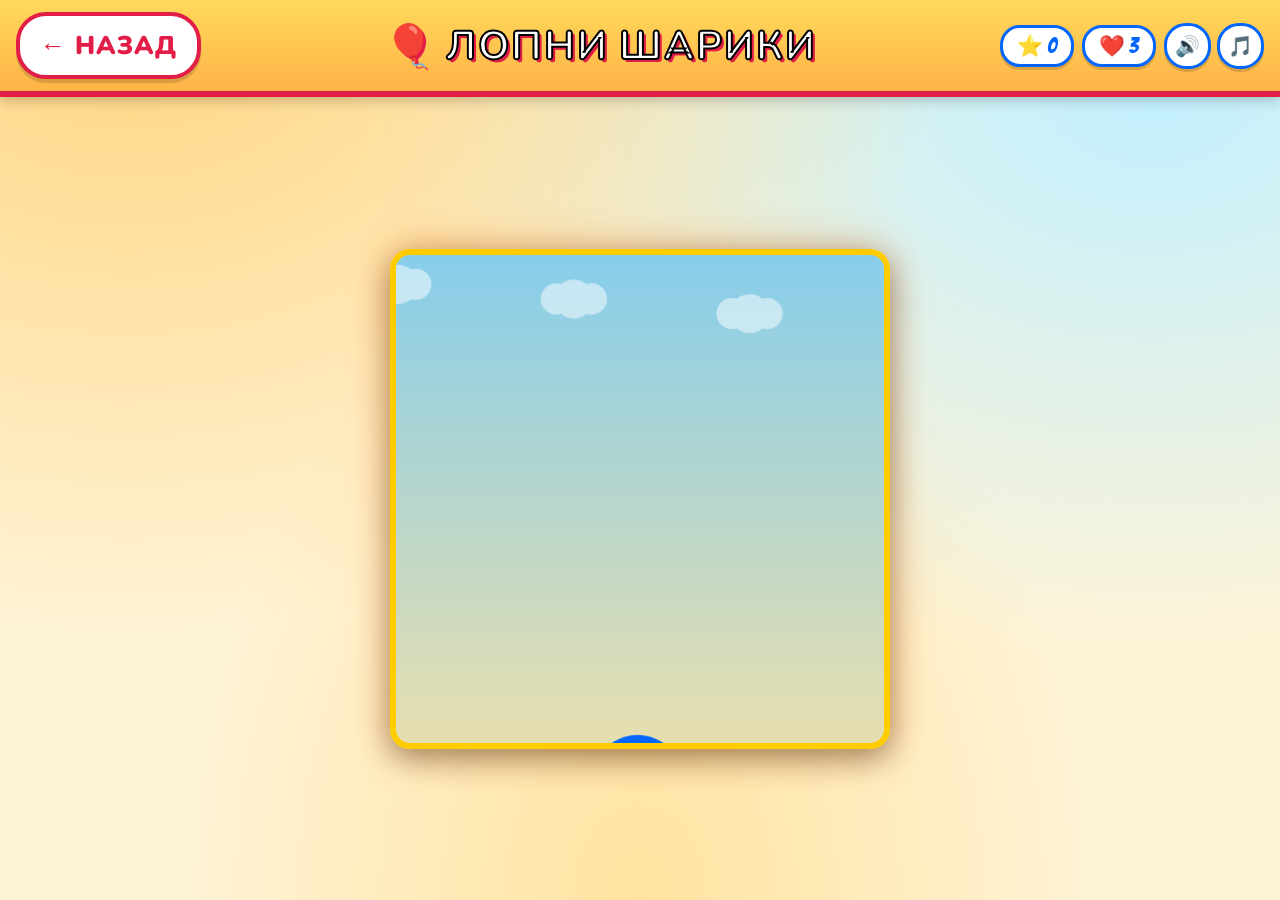
<file: games/bubble.html>
<!DOCTYPE html>
<html lang="ru">
<head>
  <meta charset="UTF-8" />
  <meta name="viewport" content="width=device-width, initial-scale=1.0, viewport-fit=cover" />
  <meta name="theme-color" content="#FF6B00" />
  <title>🎈 Лопни шарики — Медведь</title>
  <link rel="icon" type="image/svg+xml" href="../favicon.svg" />
  <link rel="apple-touch-icon" sizes="180x180" href="../apple-touch-icon-180.png" />
  <link href="https://fonts.googleapis.com/css2?family=Bangers&family=Nunito:wght@700;900&display=swap" rel="stylesheet" />
  <link rel="stylesheet" href="game.css?v=20261106" />
  <script src="sounds.js?v=4" defer></script>
  <style>
    .canvas-wrap {
      display: flex;
      align-items: center;
      justify-content: center;
      width: 100%;
      padding: 8px;
    }
    canvas {
      width: min(95vw, 500px);
      height: min(95vw, 500px);
      background: linear-gradient(180deg, #87ceeb 0%, #ffe3a0 100%);
      border: 6px solid var(--hw-yellow);
      border-radius: 20px;
      box-shadow: 0 10px 30px rgba(0, 0, 0, 0.35), 0 0 40px rgba(255, 107, 0, 0.4);
      display: block;
      touch-action: manipulation;
      cursor: crosshair;
    }
  </style>
</head>
<body>
  <header class="game-header">
    <a href="../" class="back-btn"><span>←</span><span>НАЗАД</span></a>
    <h1 class="game-title">🎈 ЛОПНИ ШАРИКИ</h1>
    <div class="game-stats">
      <div class="stat-pill">⭐ <span id="score">0</span></div>
      <div class="stat-pill">❤️ <span id="lives">3</span></div>
    </div>
    <div class="sound-toggles">
      <button class="sound-btn" id="sfxBtn" aria-label="Звук">🔊</button>
      <button class="sound-btn" id="musBtn" aria-label="Музыка">🎵</button>
    </div>
  </header>

  <main class="game-area">
    <div class="canvas-wrap"><canvas id="c" width="500" height="500"></canvas></div>
  </main>

  <div class="win-modal" id="winModal">
    <div class="win-box">
      <h2 class="win-title" id="winTitle">💥 КОНЕЦ</h2>
      <div class="win-stat">Очки: <span id="finalScore">0</span></div>
      <div class="win-stat">Рекорд: <span id="finalBest">0</span></div>
      <button class="win-btn" onclick="startGame()">🔁 ЕЩЁ РАЗ</button><br />
      <a href="../" class="win-btn" style="margin-top:10px;">🏠 ДОМОЙ</a>
    </div>
  </div>

  <script>
    const canvas = document.getElementById('c');
    const ctx = canvas.getContext('2d');
    const scoreEl = document.getElementById('score');
    const livesEl = document.getElementById('lives');
    const winModal = document.getElementById('winModal');
    const winTitle = document.getElementById('winTitle');
    const finalScoreEl = document.getElementById('finalScore');
    const finalBestEl = document.getElementById('finalBest');

    const W = canvas.width, H = canvas.height;
    let bubbles = [];
    let particles = [];
    let score = 0;
    let lives = 3;
    let best = parseInt(localStorage.getItem('bear_bubble_best') || '0', 10);
    let lastSpawn = 0;
    let spawnInterval = 1200;
    let running = false;
    let rafId;

    function spawnBubble() {
      const r = 25 + Math.random() * 30;
      const colors = ['#e11d48','#ff6b00','#ffcc00','#39ff14','#0066ff','#ff00ff','#00ffff'];
      bubbles.push({
        x: r + Math.random() * (W - 2 * r),
        y: H + r,
        r,
        vy: -(1.2 + Math.random() * 1.8) * (1 + score / 200),
        color: colors[Math.floor(Math.random() * colors.length)],
        wiggle: Math.random() * Math.PI * 2,
        pts: r > 45 ? 1 : (r > 35 ? 2 : 3),
      });
    }

    function startGame() {
      bubbles = [];
      particles = [];
      score = 0;
      lives = 3;
      lastSpawn = 0;
      spawnInterval = 1200;
      scoreEl.textContent = '0';
      livesEl.textContent = '3';
      winModal.classList.remove('show');
      running = true;
      cancelAnimationFrame(rafId);
      loop(performance.now());
    }

    function loop(now) {
      if (!running) return;
      // спавн
      if (now - lastSpawn > spawnInterval) {
        spawnBubble();
        lastSpawn = now;
        // ускоряем игру
        spawnInterval = Math.max(400, 1200 - score * 8);
      }
      // обновление
      for (let i = bubbles.length - 1; i >= 0; i--) {
        const b = bubbles[i];
        b.y += b.vy;
        b.wiggle += 0.08;
        b.x += Math.sin(b.wiggle) * 0.6;
        if (b.y + b.r < 0) {
          bubbles.splice(i, 1);
          lives--;
          livesEl.textContent = lives;
          window.BearSound && BearSound.blocked();
          if (lives <= 0) return die();
        }
      }
      for (let i = particles.length - 1; i >= 0; i--) {
        const p = particles[i];
        p.x += p.vx; p.y += p.vy; p.vy += 0.25; p.life--;
        if (p.life <= 0) particles.splice(i, 1);
      }
      // отрисовка
      ctx.clearRect(0, 0, W, H);
      ctx.fillStyle = 'rgba(135, 206, 235, 0.2)';
      ctx.fillRect(0, 0, W, H);
      // облака
      ctx.fillStyle = 'rgba(255,255,255,0.5)';
      for (let i = 0; i < 4; i++) {
        const cx = (i * 180 + (now / 30) % W) % (W + 80) - 40;
        const cy = 30 + i * 15;
        ctx.beginPath(); ctx.arc(cx, cy, 20, 0, Math.PI * 2);
        ctx.arc(cx + 18, cy, 16, 0, Math.PI * 2);
        ctx.arc(cx - 18, cy, 16, 0, Math.PI * 2);
        ctx.fill();
      }
      // шарики
      bubbles.forEach(b => {
        // тело
        const grad = ctx.createRadialGradient(b.x - b.r * 0.3, b.y - b.r * 0.3, b.r * 0.1, b.x, b.y, b.r);
        grad.addColorStop(0, '#fff');
        grad.addColorStop(0.25, b.color);
        grad.addColorStop(1, b.color);
        ctx.fillStyle = grad;
        ctx.beginPath(); ctx.arc(b.x, b.y, b.r, 0, Math.PI * 2); ctx.fill();
        // блик
        ctx.fillStyle = 'rgba(255,255,255,0.7)';
        ctx.beginPath(); ctx.arc(b.x - b.r * 0.35, b.y - b.r * 0.35, b.r * 0.2, 0, Math.PI * 2); ctx.fill();
        // ниточка
        ctx.strokeStyle = 'rgba(0,0,0,0.3)'; ctx.lineWidth = 1;
        ctx.beginPath(); ctx.moveTo(b.x, b.y + b.r);
        ctx.quadraticCurveTo(b.x + 5, b.y + b.r + 12, b.x - 2, b.y + b.r + 25);
        ctx.stroke();
      });
      // частицы
      particles.forEach(p => {
        ctx.fillStyle = p.color;
        ctx.globalAlpha = p.life / 30;
        ctx.beginPath(); ctx.arc(p.x, p.y, p.size, 0, Math.PI * 2); ctx.fill();
      });
      ctx.globalAlpha = 1;
      rafId = requestAnimationFrame(loop);
    }

    function pop(x, y) {
      for (let i = bubbles.length - 1; i >= 0; i--) {
        const b = bubbles[i];
        const dx = b.x - x, dy = b.y - y;
        if (dx * dx + dy * dy <= b.r * b.r) {
          // частицы
          for (let k = 0; k < 16; k++) {
            particles.push({
              x: b.x, y: b.y,
              vx: (Math.random() - 0.5) * 8,
              vy: (Math.random() - 0.5) * 8 - 2,
              size: 2 + Math.random() * 4,
              color: b.color,
              life: 30,
            });
          }
          bubbles.splice(i, 1);
          score += b.pts;
          scoreEl.textContent = score;
          window.BearSound && BearSound.pop();
          return true;
        }
      }
      return false;
    }

    function die() {
      running = false;
      cancelAnimationFrame(rafId);
      window.BearSound && BearSound.lose();
      if (score > best) {
        best = score;
        localStorage.setItem('bear_bubble_best', best);
        winTitle.textContent = '🏆 НОВЫЙ РЕКОРД!';
      } else {
        winTitle.textContent = '💥 КОНЕЦ';
      }
      finalScoreEl.textContent = score;
      finalBestEl.textContent = best;
      setTimeout(() => winModal.classList.add('show'), 300);
    }

    function handleTap(e) {
      e.preventDefault();
      const rect = canvas.getBoundingClientRect();
      const t = (e.touches && e.touches[0]) || e;
      const x = (t.clientX - rect.left) * (W / rect.width);
      const y = (t.clientY - rect.top) * (H / rect.height);
      pop(x, y);
    }
    canvas.addEventListener('click', handleTap);
    canvas.addEventListener('touchstart', handleTap, { passive: false });

    /* Кнопки звука */
    function refreshSoundBtns() {
      const s = window.BearSound; if (!s) return;
      const sfx = document.getElementById('sfxBtn');
      const mus = document.getElementById('musBtn');
      sfx.classList.toggle('off', !s.sfxEnabled);
      sfx.textContent = s.sfxEnabled ? '🔊' : '🔇';
      mus.classList.toggle('off', !s.musicEnabled);
      mus.textContent = s.musicEnabled ? '🎵' : '🎶';
    }
    document.getElementById('sfxBtn').addEventListener('click', () => { BearSound.toggleSfx(); refreshSoundBtns(); });
    document.getElementById('musBtn').addEventListener('click', () => { BearSound.toggleMusic(); refreshSoundBtns(); });
    window.addEventListener('load', () => setTimeout(refreshSoundBtns, 100));

    // Пауза при скрытии вкладки — экономия батареи и предотвращение утечек
    document.addEventListener('visibilitychange', () => {
      if (document.hidden) {
        running = false;
        cancelAnimationFrame(rafId);
      } else if (!winModal.classList.contains('show') && lives > 0) {
        running = true;
        lastSpawn = performance.now();
        loop(lastSpawn);
      }
    });

    startGame();
  </script>
</body>
</html>
</file>
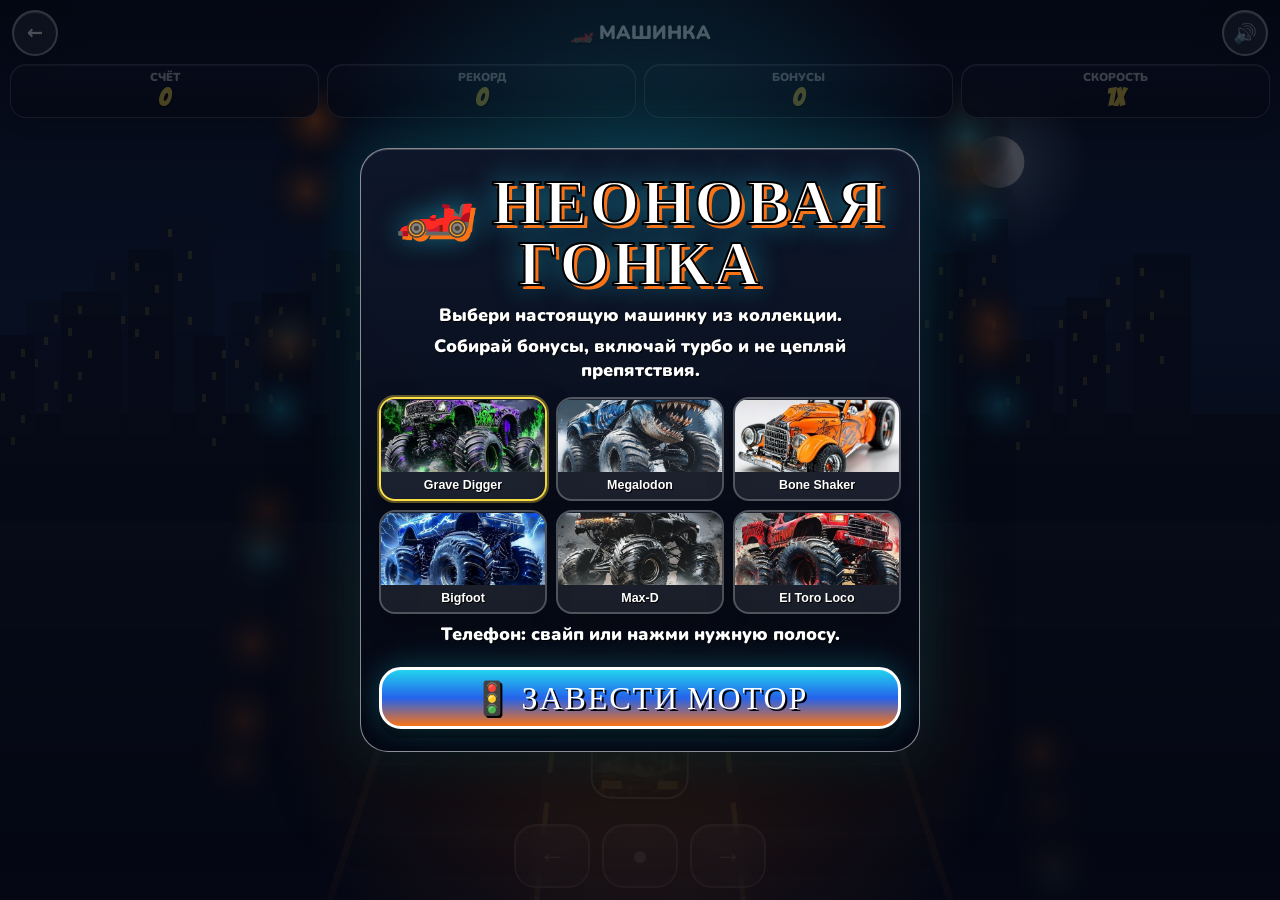
<file: games/car-runner.html>
<!DOCTYPE html>
<html lang="ru">
<head>
  <meta charset="UTF-8" />
  <meta name="viewport" content="width=device-width, initial-scale=1.0, viewport-fit=cover, user-scalable=no" />
  <meta name="theme-color" content="#070b15" />
  <title>🏎️ Машинка — Неоновая гонка</title>
  <link rel="icon" type="image/svg+xml" href="../favicon.svg" />
  <link rel="apple-touch-icon" sizes="180x180" href="../apple-touch-icon-180.png" />
  <link href="https://fonts.googleapis.com/css2?family=Bangers&family=Nunito:wght@700;900&display=swap" rel="stylesheet" />
  <style>
    *{box-sizing:border-box;margin:0;padding:0;-webkit-tap-highlight-color:transparent}
    html,body{width:100%;height:100%;overflow:hidden;touch-action:manipulation;user-select:none;-webkit-user-select:none}
    body{font-family:'Nunito',system-ui,sans-serif;background:#050814;color:#fff}
    #game{position:relative;width:100vw;height:100vh;height:100dvh;overflow:hidden;background:#050814}
    canvas{position:absolute;inset:0;width:100%;height:100%;display:block;touch-action:none}
    .topbar{
      position:absolute;left:0;right:0;top:0;z-index:12;
      display:flex;align-items:center;justify-content:space-between;gap:8px;
      padding:calc(10px + env(safe-area-inset-top,0px)) 12px 8px;
      pointer-events:none;
      background:linear-gradient(180deg,rgba(5,8,20,.88),rgba(5,8,20,0));
    }
    .round-btn{
      pointer-events:auto;
      width:46px;height:46px;border-radius:50%;
      border:2px solid rgba(255,255,255,.55);
      background:rgba(255,255,255,.13);
      color:#fff;text-decoration:none;
      display:flex;align-items:center;justify-content:center;
      font-size:1.2rem;font-weight:900;
      box-shadow:0 10px 28px rgba(0,0,0,.35),inset 0 1px 0 rgba(255,255,255,.25);
      backdrop-filter:blur(12px);
      -webkit-backdrop-filter:blur(12px);
    }
    .title{
      min-width:0;flex:1;text-align:center;
      font-family:'Nunito',system-ui,sans-serif;
      font-size:1.2rem;
      font-weight:900;
      letter-spacing:0;
      color:#fff;
      text-shadow:1px 2px 0 #030303;
      white-space:nowrap;overflow:hidden;text-overflow:ellipsis;
    }
    .hud{
      position:absolute;left:10px;right:10px;top:calc(64px + env(safe-area-inset-top,0px));z-index:11;
      display:grid;grid-template-columns:repeat(4,1fr);gap:8px;
      pointer-events:none;
    }
    .pill{
      min-width:0;
      padding:7px 8px;border-radius:16px;
      background:linear-gradient(180deg,rgba(15,23,42,.78),rgba(3,7,18,.72));
      border:1px solid rgba(255,255,255,.26);
      box-shadow:0 10px 28px rgba(0,0,0,.25),inset 0 1px 0 rgba(255,255,255,.16);
      text-align:center;font-weight:900;
      backdrop-filter:blur(12px);
      -webkit-backdrop-filter:blur(12px);
    }
    .pill small{display:block;font-size:clamp(.56rem,2vw,.72rem);opacity:.78;line-height:1}
    .pill span{display:block;font-family:'Bangers',cursive;font-size:clamp(1rem,4vw,1.55rem);letter-spacing:.04em;color:#fde047;text-shadow:1px 2px 0 #000}
    .effect{
      position:absolute;left:50%;bottom:calc(126px + env(safe-area-inset-bottom,0px));z-index:11;
      transform:translateX(-50%) scale(.96);
      display:none;align-items:center;justify-content:center;
      max-width:88vw;padding:10px 17px;border-radius:20px;
      background:rgba(3,7,18,.74);
      border:1px solid rgba(255,255,255,.32);
      font-weight:900;text-align:center;text-shadow:1px 1px 0 #000;
      box-shadow:0 16px 40px rgba(0,0,0,.34),0 0 36px rgba(34,211,238,.28);
      backdrop-filter:blur(12px);
      -webkit-backdrop-filter:blur(12px);
      pointer-events:none;
    }
    .effect.show{display:flex;animation:pop .2s ease forwards}
    @keyframes pop{to{transform:translateX(-50%) scale(1)}}
    .controls{
      position:absolute;left:0;right:0;bottom:calc(12px + env(safe-area-inset-bottom,0px));z-index:11;
      display:flex;justify-content:center;gap:12px;pointer-events:none;
    }
    .lane-btn{
      pointer-events:auto;
      width:76px;height:64px;border-radius:22px;
      border:2px solid rgba(255,255,255,.62);
      background:linear-gradient(180deg,rgba(255,255,255,.22),rgba(255,255,255,.08));
      color:#fff;font-size:1.7rem;font-weight:900;
      box-shadow:0 9px 0 rgba(0,0,0,.24),0 16px 30px rgba(0,0,0,.26),inset 0 1px 0 rgba(255,255,255,.2);
      backdrop-filter:blur(12px);
      -webkit-backdrop-filter:blur(12px);
    }
    .lane-btn:active{transform:translateY(5px);box-shadow:0 4px 0 rgba(0,0,0,.24)}
    .overlay,.final{
      position:absolute;inset:0;z-index:30;
      display:flex;align-items:center;justify-content:center;
      padding:18px;
      background:
        radial-gradient(circle at 50% 22%,rgba(34,211,238,.18),transparent 34%),
        radial-gradient(circle at 50% 75%,rgba(249,115,22,.17),transparent 40%),
        linear-gradient(180deg,rgba(5,8,20,.7),rgba(5,8,20,.94));
    }
    .overlay.hide,.final{display:none}
    .final.show{display:flex}
    .card{
      width:min(94vw,560px);
      max-height:92vh;
      max-height:calc(100dvh - 36px);
      overflow:auto;
      touch-action:pan-y;
      padding:22px 18px;
      border-radius:28px;
      border:1px solid rgba(255,255,255,.52);
      background:linear-gradient(180deg,rgba(15,23,42,.94),rgba(3,7,18,.94));
      text-align:center;
      box-shadow:0 28px 80px rgba(0,0,0,.58),0 0 56px rgba(34,211,238,.22),inset 0 1px 0 rgba(255,255,255,.22);
      backdrop-filter:blur(18px);
      -webkit-backdrop-filter:blur(18px);
    }
    .card h1{
      font-family:'Bangers',cursive;
      font-size:clamp(2.15rem,9vw,4rem);
      letter-spacing:.04em;
      color:#fff;
      -webkit-text-stroke:2px #000;
      text-shadow:4px 4px 0 #f97316,0 0 28px rgba(34,211,238,.58);
      line-height:.96;
      margin-bottom:10px;
    }
    .card p{
      margin:7px 0;
      font-weight:900;
      font-size:clamp(.95rem,3.4vw,1.12rem);
      text-shadow:1px 1px 0 #000;
    }
    .garage{
      display:grid;
      grid-template-columns:repeat(3,1fr);
      gap:9px;
      margin:15px 0 8px;
    }
    .car-choice{
      border:2px solid rgba(255,255,255,.24);
      border-radius:16px;
      overflow:hidden;
      background:rgba(255,255,255,.08);
      color:#fff;
      cursor:pointer;
      min-height:104px;
      box-shadow:0 12px 26px rgba(0,0,0,.25);
    }
    .car-choice.active{border-color:#fde047;box-shadow:0 0 0 2px rgba(253,224,71,.35),0 16px 32px rgba(0,0,0,.35)}
    .car-choice img{width:100%;height:72px;object-fit:cover;display:block}
    .car-choice span{display:block;padding:7px 5px;font-weight:900;font-size:.78rem;line-height:1.05;text-shadow:1px 1px 0 #000}
    .start-btn,.again-btn{
      width:100%;
      margin-top:14px;
      min-height:62px;
      border-radius:22px;
      border:3px solid #fff;
      background:linear-gradient(180deg,#22d3ee,#2563eb 50%,#f97316);
      color:#fff;
      font-family:'Bangers',cursive;
      font-size:clamp(1.45rem,6vw,2rem);
      letter-spacing:.06em;
      text-shadow:2px 2px 0 #000;
      box-shadow:0 9px 0 rgba(0,0,0,.28),0 0 30px rgba(34,211,238,.28);
      cursor:pointer;
    }
    .start-btn:active,.again-btn:active{transform:translateY(5px);box-shadow:0 4px 0 rgba(0,0,0,.28)}
    @media (max-width:560px){
      .hud{grid-template-columns:repeat(2,1fr);top:calc(58px + env(safe-area-inset-top,0px));left:8px;right:8px}
      .topbar{padding-left:8px;padding-right:8px}
      .round-btn{width:40px;height:40px}
      .garage{grid-template-columns:repeat(2,1fr)}
      .car-choice{min-height:94px}
      .car-choice img{height:62px}
      .controls{gap:9px}
      .lane-btn{width:68px;height:58px}
      .effect{bottom:calc(104px + env(safe-area-inset-bottom,0px));font-size:.92rem}
    }
  </style>
</head>
<body>
<div id="game">
  <canvas id="road"></canvas>

  <div class="topbar">
    <a class="round-btn" href="../" aria-label="Назад">←</a>
    <div class="title">🏎️ МАШИНКА</div>
    <button class="round-btn" id="soundBtn" type="button" aria-label="Звук">🔊</button>
  </div>

  <div class="hud">
    <div class="pill"><small>СЧЁТ</small><span id="scoreEl">0</span></div>
    <div class="pill"><small>РЕКОРД</small><span id="bestEl">0</span></div>
    <div class="pill"><small>БОНУСЫ</small><span id="bonusEl">0</span></div>
    <div class="pill"><small>СКОРОСТЬ</small><span id="speedEl">1x</span></div>
  </div>

  <div class="effect" id="effectEl">Бонус!</div>

  <div class="controls">
    <button class="lane-btn" id="leftBtn" type="button" aria-label="Влево">←</button>
    <button class="lane-btn" id="midBtn" type="button" aria-label="Средняя полоса">●</button>
    <button class="lane-btn" id="rightBtn" type="button" aria-label="Вправо">→</button>
  </div>

  <div class="overlay" id="startOverlay">
    <div class="card">
      <h1>🏎️ НЕОНОВАЯ ГОНКА</h1>
      <p>Выбери настоящую машинку из коллекции.</p>
      <p>Собирай бонусы, включай турбо и не цепляй препятствия.</p>
      <div class="garage" id="garage"></div>
      <p>Телефон: свайп или нажми нужную полосу.</p>
      <button class="start-btn" id="startBtn" type="button">🚦 ЗАВЕСТИ МОТОР</button>
    </div>
  </div>

  <div class="final" id="finalOverlay">
    <div class="card">
      <h1 id="finalTitle">💥 АВАРИЯ</h1>
      <p>Счёт: <span id="finalScore">0</span></p>
      <p>Бонусов собрано: <span id="finalBonus">0</span></p>
      <p>Рекорд: <span id="finalBest">0</span></p>
      <button class="again-btn" id="againBtn" type="button">🔁 ЕЩЁ ЗАЕЗД</button>
    </div>
  </div>
</div>

<script>
(function(){
  'use strict';

  const canvas = document.getElementById('road');
  const ctx = canvas.getContext('2d');
  const scoreEl = document.getElementById('scoreEl');
  const bestEl = document.getElementById('bestEl');
  const bonusEl = document.getElementById('bonusEl');
  const speedEl = document.getElementById('speedEl');
  const effectEl = document.getElementById('effectEl');
  const startOverlay = document.getElementById('startOverlay');
  const finalOverlay = document.getElementById('finalOverlay');
  const finalTitle = document.getElementById('finalTitle');
  const finalScore = document.getElementById('finalScore');
  const finalBonus = document.getElementById('finalBonus');
  const finalBest = document.getElementById('finalBest');
  const soundBtn = document.getElementById('soundBtn');
  const garage = document.getElementById('garage');

  let W = 0, H = 0, DPR = 1;
  let state = 'menu';
  let lane = 1, carX = 0, carLean = 0;
  let score = 0, scoreCarry = 0, bonuses = 0;
  let best = parseInt(localStorage.getItem('bear_car_runner_best') || '0', 10);
  let speed = 460, distance = 0, spawnTimer = 0, lastTime = performance.now();
  let items = [], particles = [], lights = [], dust = [];
  let shieldUntil = 0, magnetUntil = 0, turboUntil = 0, crashUntil = 0;
  let muted = localStorage.getItem('bear_car_runner_muted') === '1';
  let touchStartX = 0, touchStartY = 0;
  let selectedCar = parseInt(localStorage.getItem('bear_car_runner_car') || '0', 10);
  let engine = null;
  let hiddenAt = null;

  const carModels = [
    {name:'Grave Digger', src:'../img/cars/grave_digger.jpg', glow:'#39ff14'},
    {name:'Megalodon', src:'../img/cars/megalodon.jpg', glow:'#38bdf8'},
    {name:'Bone Shaker', src:'../img/cars/bone_shaker.jpg', glow:'#fb923c'},
    {name:'Bigfoot', src:'../img/cars/bigfoot.jpg', glow:'#60a5fa'},
    {name:'Max-D', src:'../img/cars/max_d.jpg', glow:'#facc15'},
    {name:'El Toro Loco', src:'../img/cars/el_toro_loco.jpg', glow:'#ef4444'}
  ];
  const obstacleTypes = [
    {kind:'cone', label:'Конус', color:'#fb5b24'},
    {kind:'barrier', label:'Барьер', color:'#facc15'},
    {kind:'oil', label:'Масло', color:'#111827'},
    {kind:'tire', label:'Покрышка', color:'#1f2937'}
  ];
  const bonusTypes = [
    {kind:'coin', label:'Монета', points:45, color:'#fde047'},
    {kind:'fuel', label:'Бензин', points:75, color:'#34d399'},
    {kind:'gift', label:'Подарок', points:120, color:'#f472b6'},
    {kind:'shield', label:'Щит', points:60, color:'#60a5fa'},
    {kind:'magnet', label:'Магнит', points:65, color:'#f87171'},
    {kind:'turbo', label:'Турбо', points:100, color:'#22d3ee'}
  ];

  const carImages = carModels.map(model=>{
    const img = new Image();
    img.src = model.src;
    return img;
  });

  bestEl.textContent = best;
  soundBtn.textContent = muted ? '🔇' : '🔊';
  buildGarage();

  function buildGarage(){
    garage.innerHTML = '';
    carModels.forEach((model,i)=>{
      const btn = document.createElement('button');
      btn.className = 'car-choice' + (i === selectedCar ? ' active' : '');
      btn.type = 'button';
      btn.innerHTML = '<img src="' + model.src + '" alt=""><span>' + model.name + '</span>';
      btn.addEventListener('click', ()=>{
        selectedCar = i;
        localStorage.setItem('bear_car_runner_car', selectedCar);
        document.querySelectorAll('.car-choice').forEach(el=>el.classList.remove('active'));
        btn.classList.add('active');
        soundClick();
      });
      garage.appendChild(btn);
    });
  }

  function resize(){
    DPR = Math.min(window.devicePixelRatio || 1, 2);
    W = window.innerWidth;
    H = window.innerHeight;
    canvas.width = W * DPR;
    canvas.height = H * DPR;
    canvas.style.width = W + 'px';
    canvas.style.height = H + 'px';
    ctx.setTransform(DPR,0,0,DPR,0,0);
    carX = laneX(lane);
    buildLights();
  }

  function buildLights(){
    lights = [];
    for(let i=0;i<28;i++){
      lights.push({
        side:i%2 ? 1 : -1,
        y:Math.random()*H,
        hue:Math.random()<.5 ? '#22d3ee' : '#f97316',
        phase:Math.random()*Math.PI*2
      });
    }
  }

  function roadBounds(){
    const roadW = Math.min(W * 0.86, 620);
    return {left:(W-roadW)/2, right:(W+roadW)/2, width:roadW};
  }

  function laneX(n){
    const b = roadBounds();
    return b.left + b.width * (0.2 + n * 0.3);
  }

  function carY(){
    return H - Math.max(132, H * 0.18);
  }

  function audioCtx(){
    if(muted || document.hidden) return null;
    const Ctx = window.AudioContext || window.webkitAudioContext;
    if(!Ctx) return null;
    if(!window.__carAudio) window.__carAudio = new Ctx();
    if(window.__carAudio.state === 'suspended') window.__carAudio.resume();
    return window.__carAudio;
  }

  function tone(freq, dur, type, vol){
    const a = audioCtx();
    if(!a) return;
    const osc = a.createOscillator();
    const gain = a.createGain();
    osc.type = type || 'sine';
    osc.frequency.setValueAtTime(freq, a.currentTime);
    gain.gain.setValueAtTime(vol || .08, a.currentTime);
    gain.gain.exponentialRampToValueAtTime(.001, a.currentTime + dur);
    osc.connect(gain);
    gain.connect(a.destination);
    osc.start();
    osc.stop(a.currentTime + dur);
  }

  function startEngine(){
    const a = audioCtx();
    if(!a || engine) return;
    const osc = a.createOscillator();
    const growl = a.createOscillator();
    const gain = a.createGain();
    const filter = a.createBiquadFilter();
    osc.type = 'sawtooth';
    growl.type = 'square';
    filter.type = 'lowpass';
    filter.frequency.value = 420;
    gain.gain.value = .0001;
    osc.connect(filter);
    growl.connect(filter);
    filter.connect(gain);
    gain.connect(a.destination);
    osc.start();
    growl.start();
    engine = {osc,growl,gain,filter};
  }

  function stopEngine(){
    if(!engine) return;
    const stopped = engine;
    engine = null;
    // Останавливаем именно прежний мотор, даже если звук уже выключен.
    stopped.gain.disconnect();
    stopped.osc.stop();
    stopped.growl.stop();
    stopped.osc.disconnect();
    stopped.growl.disconnect();
    stopped.filter.disconnect();
  }

  function updateEngine(){
    if(!engine || muted) return;
    const a = audioCtx();
    if(!a) return;
    const rpm = 70 + (speed - 420) * .18 + (performance.now() < turboUntil ? 60 : 0);
    engine.osc.frequency.setTargetAtTime(rpm, a.currentTime, .05);
    engine.growl.frequency.setTargetAtTime(rpm * .48, a.currentTime, .08);
    engine.filter.frequency.setTargetAtTime(420 + speed * .75, a.currentTime, .08);
    engine.gain.gain.setTargetAtTime(state === 'play' ? .055 : .0001, a.currentTime, .1);
  }

  function soundBonus(){ tone(620,.06,'triangle',.11); setTimeout(()=>tone(980,.08,'triangle',.1),48); }
  function soundPower(){ tone(430,.08,'triangle',.1); setTimeout(()=>tone(860,.11,'triangle',.11),65); setTimeout(()=>tone(1240,.12,'sine',.08),120); }
  function soundClick(){ tone(240,.04,'square',.045); }
  function soundLane(){ tone(190,.035,'square',.05); setTimeout(()=>tone(260,.035,'square',.04),28); }
  function soundCrash(){ tone(72,.2,'sawtooth',.18); setTimeout(()=>tone(44,.28,'square',.13),70); setTimeout(()=>tone(110,.12,'sawtooth',.1),130); }

  function haptic(pattern){
    if(!navigator.vibrate) return;
    try{ navigator.vibrate(pattern); }catch(e){}
  }

  function showEffect(text){
    effectEl.textContent = text;
    effectEl.classList.add('show');
    clearTimeout(showEffect.timer);
    showEffect.timer = setTimeout(()=>effectEl.classList.remove('show'), 1100);
  }

  function start(){
    state = 'play';
    lane = 1;
    carX = laneX(1);
    carLean = 0;
    score = 0;
    scoreCarry = 0;
    bonuses = 0;
    speed = 460;
    distance = 0;
    spawnTimer = .2;
    items = [];
    particles = [];
    dust = [];
    shieldUntil = 0;
    magnetUntil = 0;
    turboUntil = 0;
    crashUntil = 0;
    startOverlay.classList.add('hide');
    finalOverlay.classList.remove('show');
    updateHud();
    startEngine();
    soundPower();
    showEffect('🏁 Мотор заведён!');
    haptic([20,25,30]);
  }

  function endGame(){
    if(state === 'over') return;
    state = 'over';
    crashUntil = performance.now() + 650;
    stopEngine();
    soundCrash();
    haptic([75,45,120]);
    if(score > best){
      best = score;
      localStorage.setItem('bear_car_runner_best', best);
      finalTitle.textContent = '🏆 НОВЫЙ РЕКОРД!';
    } else {
      finalTitle.textContent = '💥 АВАРИЯ';
    }
    finalScore.textContent = score;
    finalBonus.textContent = bonuses;
    finalBest.textContent = best;
    bestEl.textContent = best;
    setTimeout(()=>finalOverlay.classList.add('show'), 650);
  }

  function updateHud(){
    scoreEl.textContent = score;
    bonusEl.textContent = bonuses;
    bestEl.textContent = best;
    speedEl.textContent = (speed / 460).toFixed(1) + 'x';
  }

  function moveTo(next){
    if(state !== 'play') return;
    const nextLane = Math.max(0, Math.min(2, next));
    if(nextLane !== lane){
      carLean = nextLane > lane ? .22 : -.22;
      lane = nextLane;
      soundLane();
      haptic(12);
    }
  }

  function spawnItem(){
    const isBonus = Math.random() < .64;
    const laneId = Math.floor(Math.random()*3);
    if(isBonus){
      const type = bonusTypes[Math.floor(Math.random()*bonusTypes.length)];
      items.push({type:'bonus', lane:laneId, y:-80, z:0, size:46, data:type, spin:Math.random()*Math.PI*2, magnetX:null});
    } else {
      const type = obstacleTypes[Math.floor(Math.random()*obstacleTypes.length)];
      items.push({type:'obstacle', lane:laneId, y:-90, z:0, size:58, data:type, spin:Math.random()*Math.PI*2});
    }
  }

  function collect(item){
    bonuses++;
    score += item.data.points;
    const now = performance.now();
    if(item.data.kind === 'shield'){
      shieldUntil = now + 7000;
      showEffect('🛡️ Щит включён!');
      soundPower();
      haptic([20,25,35]);
    } else if(item.data.kind === 'magnet'){
      magnetUntil = now + 7500;
      showEffect('🧲 Магнит тянет бонусы!');
      soundPower();
      haptic([18,30,18]);
    } else if(item.data.kind === 'turbo'){
      turboUntil = now + 4700;
      showEffect('⚡ Турбо!');
      soundPower();
      haptic([25,25,25]);
    } else {
      showEffect('+' + item.data.points + ' ' + item.data.label);
      soundBonus();
      haptic(18);
    }
    burst(itemScreenX(item), item.y, item.data.color, 18);
    updateHud();
  }

  function hitObstacle(item){
    if(performance.now() < shieldUntil){
      shieldUntil = 0;
      showEffect('🛡️ Щит спас!');
      burst(itemScreenX(item), item.y, '#60a5fa', 28);
      soundPower();
      haptic([30,30,30]);
      return;
    }
    burst(itemScreenX(item), item.y, '#fb553c', 42);
    endGame();
  }

  function burst(x,y,color,count){
    for(let i=0;i<count;i++){
      const a = Math.random()*Math.PI*2;
      const v = 90 + Math.random()*260;
      particles.push({x,y,vx:Math.cos(a)*v,vy:Math.sin(a)*v,life:.45+Math.random()*.45,color,size:2+Math.random()*5});
    }
  }

  function update(dt){
    updateEngine();
    if(state === 'play'){
      const now = performance.now();
      const turbo = now < turboUntil;
      const realSpeed = speed * (turbo ? 1.22 : 1);
      distance += realSpeed * dt;
      scoreCarry += realSpeed * dt * (turbo ? .095 : .052);
      const distancePoints = Math.floor(scoreCarry);
      if(distancePoints > 0){
        score += distancePoints;
        scoreCarry -= distancePoints;
      }
      speed = Math.min(900, speed + dt * 10.5);
      const targetX = laneX(lane);
      carX += (targetX - carX) * Math.min(1, dt * 12);
      carLean *= Math.max(0, 1 - dt * 5.5);
      spawnTimer -= dt;
      if(spawnTimer <= 0){
        spawnItem();
        spawnTimer = Math.max(.42, 1.0 - (speed - 460) / 820 + Math.random()*.22);
      }
      if(Math.random() < dt * 22){
        dust.push({x:carX+(Math.random()-.5)*72,y:carY()+44,vx:(Math.random()-.5)*35,vy:70+Math.random()*80,life:.4,color:turbo?'#fde047':'#94a3b8'});
      }
      const magnet = now < magnetUntil;
      const cy = carY();
      for(const it of items){
        it.y += realSpeed * dt;
        it.spin += dt * (it.type === 'bonus' ? 5.5 : 2.2);
        if(magnet && it.type === 'bonus'){
          const dx = carX - itemScreenX(it);
          const dy = cy - it.y;
          if(Math.hypot(dx,dy) < 210){
            it.y += dy * dt * 4.5;
            it.magnetX = (it.magnetX == null ? laneX(it.lane) : it.magnetX) + dx * dt * 4.5;
          }
        }
      }
      const carBox = {x:carX-36,y:cy-52,w:72,h:104};
      items = items.filter(it=>{
        const ix = itemScreenX(it);
        const box = {x:ix-it.size*.48,y:it.y-it.size*.48,w:it.size*.96,h:it.size*.96};
        if(overlap(carBox, box)){
          if(it.type === 'bonus') collect(it); else hitObstacle(it);
          return false;
        }
        return it.y < H + 110 && state === 'play';
      });
      updateHud();
    }
    particles = particles.filter(p=>{
      p.life -= dt;
      p.x += p.vx * dt;
      p.y += p.vy * dt;
      p.vy += 300 * dt;
      return p.life > 0;
    });
    dust = dust.filter(p=>{
      p.life -= dt;
      p.x += p.vx * dt;
      p.y += p.vy * dt;
      return p.life > 0;
    });
  }

  function overlap(a,b){
    return a.x < b.x + b.w && a.x + a.w > b.x && a.y < b.y + b.h && a.y + a.h > b.y;
  }

  function render(){
    ctx.clearRect(0,0,W,H);
    drawWorld();
    drawItems();
    drawDust();
    drawCar(carX, carY(), performance.now(), state !== 'menu');
    drawParticles();
    if(state === 'menu') drawShowCar();
    if(performance.now() < crashUntil) drawCrashFlash();
  }

  function drawWorld(){
    const t = performance.now()/1000;
    const sky = ctx.createLinearGradient(0,0,0,H);
    sky.addColorStop(0,'#050814');
    sky.addColorStop(.35,'#0f2d52');
    sky.addColorStop(.65,'#111827');
    sky.addColorStop(1,'#050814');
    ctx.fillStyle = sky;
    ctx.fillRect(0,0,W,H);
    drawMoon(t);
    drawCity(t);
    drawRoad(t);
    drawRoadLights(t);
  }

  function drawMoon(t){
    const x = W*.78, y = H*.18;
    const g = ctx.createRadialGradient(x,y,4,x,y,90);
    g.addColorStop(0,'rgba(255,255,255,.92)');
    g.addColorStop(.26,'rgba(186,230,253,.35)');
    g.addColorStop(1,'rgba(186,230,253,0)');
    ctx.fillStyle = g;
    ctx.beginPath(); ctx.arc(x,y,90,0,Math.PI*2); ctx.fill();
    ctx.fillStyle='rgba(255,255,255,.9)';
    ctx.beginPath(); ctx.arc(x,y,24+Math.sin(t)*2,0,Math.PI*2); ctx.fill();
  }

  function drawCity(t){
    const horizon = H*.46;
    ctx.fillStyle='#07111f';
    ctx.fillRect(0,horizon,W,H*.12);
    for(let layer=0;layer<2;layer++){
      const base = horizon + layer*22;
      const color = layer ? '#0b1729' : '#10213a';
      ctx.fillStyle = color;
      for(let i=0;i<18;i++){
        const bw = 30 + ((i*19+layer*11)%34);
        const bh = 70 + ((i*43+layer*31)%130);
        const x = (i*67 + layer*34 - (distance*.018*(layer+1))%67) - 40;
        ctx.fillRect(x, base-bh, bw, bh);
        ctx.fillStyle = 'rgba(253,224,71,.35)';
        for(let r=0;r<5;r++){
          for(let c=0;c<3;c++){
            if((r+c+i+layer)%3===0) ctx.fillRect(x+7+c*10, base-bh+14+r*22, 4, 8);
          }
        }
        ctx.fillStyle = color;
      }
    }
  }

  function drawRoad(t){
    const b = roadBounds();
    const cx = W/2;
    const topY = H*.25;
    const road = ctx.createLinearGradient(0,topY,0,H);
    road.addColorStop(0,'#30394a');
    road.addColorStop(.45,'#1b2230');
    road.addColorStop(1,'#070b15');
    ctx.fillStyle = road;
    ctx.beginPath();
    ctx.moveTo(cx - b.width*.15, topY);
    ctx.lineTo(cx + b.width*.15, topY);
    ctx.lineTo(b.right, H);
    ctx.lineTo(b.left, H);
    ctx.closePath();
    ctx.fill();

    const shoulder = ctx.createLinearGradient(0,topY,0,H);
    shoulder.addColorStop(0,'rgba(34,211,238,.18)');
    shoulder.addColorStop(1,'rgba(249,115,22,.45)');
    ctx.strokeStyle = shoulder;
    ctx.lineWidth = 7;
    ctx.beginPath(); ctx.moveTo(b.left,H); ctx.lineTo(cx-b.width*.15,topY); ctx.stroke();
    ctx.beginPath(); ctx.moveTo(b.right,H); ctx.lineTo(cx+b.width*.15,topY); ctx.stroke();

    ctx.strokeStyle='rgba(255,255,255,.18)';
    ctx.lineWidth=1;
    for(let i=0;i<12;i++){
      const y = H - ((i*68 + distance*.2) % (H-topY+80));
      const p = 1 - (H-y)/(H-topY);
      const half = b.width*(.15 + .35*p);
      ctx.beginPath();
      ctx.moveTo(cx-half,y);
      ctx.lineTo(cx+half,y);
      ctx.stroke();
    }

    ctx.strokeStyle='rgba(253,224,71,.88)';
    ctx.lineWidth=5;
    ctx.setLineDash([34,30]);
    ctx.lineDashOffset = -((distance*.105)%64);
    for(let i=1;i<3;i++){
      const x1 = b.left + b.width*(i/3);
      const topX = cx + (x1-cx)*.32;
      ctx.beginPath(); ctx.moveTo(x1,H); ctx.lineTo(topX,topY); ctx.stroke();
    }
    ctx.setLineDash([]);

    const shine = ctx.createLinearGradient(0,topY,0,H);
    shine.addColorStop(0,'rgba(255,255,255,.1)');
    shine.addColorStop(.45,'rgba(255,255,255,.03)');
    shine.addColorStop(1,'rgba(255,255,255,.12)');
    ctx.fillStyle = shine;
    ctx.beginPath();
    ctx.moveTo(cx - b.width*.05, topY);
    ctx.lineTo(cx + b.width*.05, topY);
    ctx.lineTo(cx + b.width*.18, H);
    ctx.lineTo(cx - b.width*.18, H);
    ctx.closePath();
    ctx.fill();
  }

  function drawRoadLights(t){
    const b = roadBounds();
    const topY = H*.25;
    for(const light of lights){
      const y = H - ((light.y + distance*.22) % (H-topY+120));
      const p = 1 - (H-y)/(H-topY);
      const sideX = light.side < 0 ? b.left - 28 - p*80 : b.right + 28 + p*80;
      const glow = ctx.createRadialGradient(sideX,y,2,sideX,y,46);
      glow.addColorStop(0,light.hue);
      glow.addColorStop(1,'rgba(0,0,0,0)');
      ctx.globalAlpha = .55 + Math.sin(t*3 + light.phase)*.18;
      ctx.fillStyle = glow;
      ctx.beginPath(); ctx.arc(sideX,y,46,0,Math.PI*2); ctx.fill();
      ctx.globalAlpha = 1;
    }
  }

  function itemScreenX(it){
    const base = it.magnetX == null ? laneX(it.lane) : it.magnetX;
    return base + Math.sin(it.spin) * (it.type === 'bonus' ? 5 : 2);
  }

  function drawItems(){
    for(const it of items){
      const x = itemScreenX(it);
      const y = it.y;
      const scale = 1 + Math.min(.3, y/H*.22);
      const s = it.size * scale;
      ctx.save();
      ctx.translate(x,y);
      if(it.type === 'bonus') drawBonus(it,s); else drawObstacle(it,s);
      ctx.restore();
    }
  }

  function drawBonus(it,s){
    ctx.shadowColor = it.data.color;
    ctx.shadowBlur = 24;
    const ring = ctx.createRadialGradient(0,0,4,0,0,s*.7);
    ring.addColorStop(0,'rgba(255,255,255,.82)');
    ring.addColorStop(.45,it.data.color);
    ring.addColorStop(1,'rgba(255,255,255,0)');
    ctx.fillStyle = ring;
    ctx.beginPath(); ctx.arc(0,0,s*.72,0,Math.PI*2); ctx.fill();
    ctx.shadowBlur = 0;
    if(it.data.kind === 'fuel') drawFuel(s);
    else if(it.data.kind === 'gift') drawGift(s);
    else if(it.data.kind === 'shield') drawShield(s);
    else if(it.data.kind === 'magnet') drawMagnet(s);
    else if(it.data.kind === 'turbo') drawBolt(s);
    else drawCoin(s);
  }

  function drawCoin(s){
    ctx.fillStyle='#facc15'; ctx.beginPath(); ctx.arc(0,0,s*.34,0,Math.PI*2); ctx.fill();
    ctx.strokeStyle='#fff7ad'; ctx.lineWidth=4; ctx.stroke();
    ctx.fillStyle='#7c2d12'; ctx.font='900 '+Math.round(s*.35)+'px Nunito'; ctx.textAlign='center'; ctx.textBaseline='middle'; ctx.fillText('★',0,1);
  }
  function drawFuel(s){
    ctx.fillStyle='#22c55e'; roundRect(-s*.22,-s*.34,s*.44,s*.68,7); ctx.fill();
    ctx.fillStyle='#dcfce7'; ctx.fillRect(-s*.13,-s*.23,s*.22,s*.18);
    ctx.strokeStyle='#052e16'; ctx.lineWidth=3; ctx.stroke();
  }
  function drawGift(s){
    ctx.fillStyle='#f472b6'; roundRect(-s*.32,-s*.25,s*.64,s*.52,8); ctx.fill();
    ctx.fillStyle='#fde047'; ctx.fillRect(-s*.05,-s*.28,s*.1,s*.56); ctx.fillRect(-s*.33,-s*.04,s*.66,s*.09);
  }
  function drawShield(s){
    ctx.fillStyle='#60a5fa'; ctx.beginPath(); ctx.moveTo(0,-s*.38); ctx.lineTo(s*.32,-s*.18); ctx.lineTo(s*.22,s*.28); ctx.lineTo(0,s*.42); ctx.lineTo(-s*.22,s*.28); ctx.lineTo(-s*.32,-s*.18); ctx.closePath(); ctx.fill();
    ctx.strokeStyle='#dbeafe'; ctx.lineWidth=3; ctx.stroke();
  }
  function drawMagnet(s){
    ctx.strokeStyle='#ef4444'; ctx.lineWidth=s*.18; ctx.lineCap='round'; ctx.beginPath(); ctx.arc(0,0,s*.28,Math.PI*.15,Math.PI*.85,true); ctx.stroke();
    ctx.fillStyle='#f8fafc'; ctx.fillRect(-s*.36,-s*.1,s*.14,s*.16); ctx.fillRect(s*.22,-s*.1,s*.14,s*.16);
  }
  function drawBolt(s){
    ctx.fillStyle='#fde047'; ctx.beginPath(); ctx.moveTo(s*.08,-s*.42); ctx.lineTo(-s*.24,s*.04); ctx.lineTo(s*.02,s*.04); ctx.lineTo(-s*.1,s*.42); ctx.lineTo(s*.28,-s*.08); ctx.lineTo(s*.02,-s*.08); ctx.closePath(); ctx.fill();
  }

  function drawObstacle(it,s){
    ctx.shadowColor='rgba(0,0,0,.65)';
    ctx.shadowBlur=14;
    if(it.data.kind === 'cone') drawCone(s);
    else if(it.data.kind === 'barrier') drawBarrier(s);
    else if(it.data.kind === 'oil') drawOil(s);
    else drawTire(s);
    ctx.shadowBlur=0;
  }
  function drawCone(s){
    ctx.fillStyle='#f97316'; ctx.beginPath(); ctx.moveTo(0,-s*.45); ctx.lineTo(s*.34,s*.32); ctx.lineTo(-s*.34,s*.32); ctx.closePath(); ctx.fill();
    ctx.fillStyle='#fff'; ctx.fillRect(-s*.18,-s*.05,s*.36,s*.08); ctx.fillRect(-s*.25,s*.17,s*.5,s*.08);
    ctx.fillStyle='#7c2d12'; roundRect(-s*.42,s*.28,s*.84,s*.16,5); ctx.fill();
  }
  function drawBarrier(s){
    ctx.fillStyle='#111827'; roundRect(-s*.44,-s*.24,s*.88,s*.48,8); ctx.fill();
    ctx.fillStyle='#facc15';
    for(let i=-2;i<3;i++) ctx.fillRect(i*s*.2-s*.05,-s*.22,s*.1,s*.44);
  }
  function drawOil(s){
    ctx.fillStyle='rgba(2,6,23,.9)'; ctx.beginPath(); ctx.ellipse(0,0,s*.48,s*.27,Math.sin(distance*.01)*.2,0,Math.PI*2); ctx.fill();
    ctx.strokeStyle='rgba(34,211,238,.55)'; ctx.lineWidth=2; ctx.stroke();
  }
  function drawTire(s){
    ctx.fillStyle='#020617'; ctx.beginPath(); ctx.arc(0,0,s*.42,0,Math.PI*2); ctx.fill();
    ctx.fillStyle='#64748b'; ctx.beginPath(); ctx.arc(0,0,s*.2,0,Math.PI*2); ctx.fill();
    ctx.strokeStyle='#111827'; ctx.lineWidth=4; ctx.beginPath(); ctx.arc(0,0,s*.31,0,Math.PI*2); ctx.stroke();
  }

  function drawCar(x,y,now,isPlayer){
    const model = carModels[selectedCar] || carModels[0];
    const img = carImages[selectedCar];
    const turbo = now < turboUntil;
    const shield = now < shieldUntil;
    ctx.save();
    ctx.translate(x,y);
    ctx.rotate(carLean + Math.sin(now/120)*.012);
    if(turbo) drawNitroFlame(now);
    if(shield) drawShieldBubble(now, model.glow);
    ctx.fillStyle='rgba(0,0,0,.48)';
    ctx.beginPath(); ctx.ellipse(0,50,54,17,0,0,Math.PI*2); ctx.fill();
    ctx.shadowColor = model.glow;
    ctx.shadowBlur = turbo ? 34 : 18;
    roundRect(-48,-62,96,122,20);
    ctx.fillStyle='rgba(255,255,255,.12)';
    ctx.fill();
    ctx.clip();
    if(img && img.complete && img.naturalWidth){
      const ratio = img.naturalWidth / img.naturalHeight;
      let sw = 96, sh = 122;
      if(ratio > .78) sw = sh * ratio;
      else sh = sw / ratio;
      ctx.drawImage(img, -sw/2, -sh/2, sw, sh);
      ctx.fillStyle='rgba(0,0,0,.16)';
      ctx.fillRect(-48,-62,96,122);
    } else {
      const g = ctx.createLinearGradient(-44,-58,44,58);
      g.addColorStop(0,model.glow);
      g.addColorStop(1,'#f97316');
      ctx.fillStyle=g;
      ctx.fillRect(-48,-62,96,122);
    }
    ctx.restore();
    ctx.save();
    ctx.translate(x,y);
    ctx.rotate(carLean + Math.sin(now/120)*.012);
    ctx.strokeStyle='rgba(255,255,255,.86)';
    ctx.lineWidth=2;
    roundRect(-48,-62,96,122,20); ctx.stroke();
    ctx.fillStyle='rgba(255,255,255,.85)';
    ctx.fillRect(-34,-48,68,6);
    ctx.fillStyle='rgba(253,224,71,.9)';
    ctx.fillRect(-38,43,20,8);
    ctx.fillRect(18,43,20,8);
    ctx.restore();
  }

  function drawNitroFlame(now){
    for(let i=0;i<3;i++){
      const len = 40 + Math.sin(now/70+i)*12;
      const g = ctx.createRadialGradient(0,60+i*10,2,0,74+i*12,len);
      g.addColorStop(0,'rgba(255,255,255,.9)');
      g.addColorStop(.25,'rgba(34,211,238,.75)');
      g.addColorStop(1,'rgba(249,115,22,0)');
      ctx.fillStyle = g;
      ctx.beginPath(); ctx.ellipse(0,70+i*8,18-i*3,len,0,0,Math.PI*2); ctx.fill();
    }
  }

  function drawShieldBubble(now,color){
    ctx.strokeStyle=color;
    ctx.lineWidth=5;
    ctx.shadowColor=color;
    ctx.shadowBlur=26;
    ctx.globalAlpha=.72 + Math.sin(now/120)*.14;
    ctx.beginPath(); ctx.ellipse(0,0,64,78,0,0,Math.PI*2); ctx.stroke();
    ctx.globalAlpha=1;
    ctx.shadowBlur=0;
  }

  function drawShowCar(){
    drawCar(W/2, H*.71, performance.now(), false);
  }

  function drawDust(){
    for(const p of dust){
      ctx.globalAlpha = Math.max(0,p.life*1.8);
      ctx.fillStyle = p.color;
      ctx.beginPath(); ctx.ellipse(p.x,p.y,5+p.life*13,2+p.life*5,0,0,Math.PI*2); ctx.fill();
    }
    ctx.globalAlpha = 1;
  }

  function drawParticles(){
    for(const p of particles){
      ctx.globalAlpha = Math.max(0,p.life*1.7);
      ctx.fillStyle = p.color;
      ctx.beginPath(); ctx.arc(p.x,p.y,p.size+p.life*4,0,Math.PI*2); ctx.fill();
    }
    ctx.globalAlpha = 1;
  }

  function drawCrashFlash(){
    ctx.fillStyle='rgba(255,255,255,.2)';
    ctx.fillRect(0,0,W,H);
  }

  function roundRect(x,y,w,h,r){
    ctx.beginPath();
    ctx.moveTo(x+r,y);
    ctx.arcTo(x+w,y,x+w,y+h,r);
    ctx.arcTo(x+w,y+h,x,y+h,r);
    ctx.arcTo(x,y+h,x,y,r);
    ctx.arcTo(x,y,x+w,y,r);
    ctx.closePath();
  }

  function loop(now){
    const dt = Math.min(.05,(now-lastTime)/1000);
    lastTime = now;
    if(!document.hidden){ update(dt); render(); }
    requestAnimationFrame(loop);
  }

  document.getElementById('startBtn').addEventListener('click', start);
  document.getElementById('againBtn').addEventListener('click', start);
  document.getElementById('leftBtn').addEventListener('click', ()=>moveTo(lane-1));
  document.getElementById('midBtn').addEventListener('click', ()=>moveTo(1));
  document.getElementById('rightBtn').addEventListener('click', ()=>moveTo(lane+1));
  soundBtn.addEventListener('click', ()=>{
    muted = !muted;
    localStorage.setItem('bear_car_runner_muted', muted ? '1' : '0');
    soundBtn.textContent = muted ? '🔇' : '🔊';
    if(muted) stopEngine();
    else { soundPower(); if(state === 'play') startEngine(); }
  });
  window.addEventListener('keydown', e=>{
    if(e.key === 'ArrowLeft' || e.key.toLowerCase() === 'a') moveTo(lane-1);
    if(e.key === 'ArrowRight' || e.key.toLowerCase() === 'd') moveTo(lane+1);
    if(e.key === ' ' && state !== 'play') start();
  });
  canvas.addEventListener('pointerdown', e=>{
    touchStartX = e.clientX;
    touchStartY = e.clientY;
  }, {passive:false});
  canvas.addEventListener('pointerup', e=>{
    const dx = e.clientX - touchStartX;
    const dy = e.clientY - touchStartY;
    if(Math.abs(dx) > 34 && Math.abs(dx) > Math.abs(dy)){
      moveTo(lane + (dx > 0 ? 1 : -1));
    } else if(state === 'play') {
      const b = roadBounds();
      const rel = (e.clientX - b.left) / b.width;
      if(rel < .34) moveTo(0);
      else if(rel > .66) moveTo(2);
      else moveTo(1);
    } else {
      start();
    }
  }, {passive:false});
  window.addEventListener('resize', resize);
  window.addEventListener('pagehide', stopEngine);
  document.addEventListener('visibilitychange', ()=>{
    const now = performance.now();
    if(document.hidden){
      hiddenAt = now;
      stopEngine();
      if(window.__carAudio) window.__carAudio.suspend().catch(()=>{});
      haptic(0);
    } else if(hiddenAt !== null){
      const elapsed = now - hiddenAt;
      shieldUntil += elapsed; magnetUntil += elapsed; turboUntil += elapsed; crashUntil += elapsed;
      lastTime = now; hiddenAt = null;
      if(state === 'play') startEngine();
    }
  });

  resize();
  requestAnimationFrame(loop);
})();
</script>
</body>
</html>
</file>
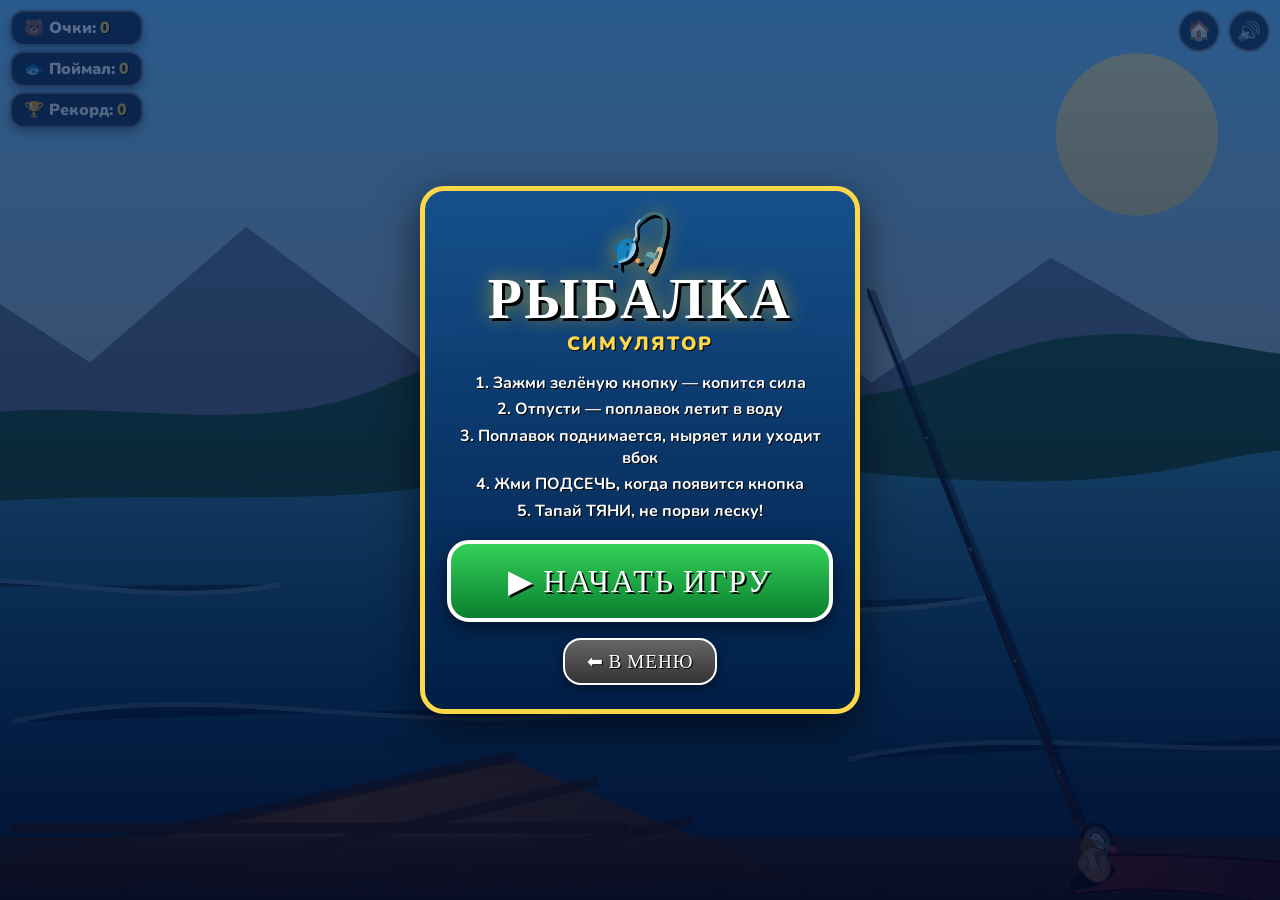
<file: games/fishing.html>
<!DOCTYPE html>
<html lang="ru">
<head>
  <meta charset="UTF-8" />
  <meta name="viewport" content="width=device-width, initial-scale=1.0, viewport-fit=cover, user-scalable=no" />
  <meta name="theme-color" content="#0a3a5c" />
  <title>🎣 Рыбалка — Симулятор</title>
  <link rel="icon" type="image/svg+xml" href="../favicon.svg" />
  <link href="https://fonts.googleapis.com/css2?family=Bangers&family=Nunito:wght@700;900&display=swap" rel="stylesheet" />
  <style>
    *{box-sizing:border-box;margin:0;padding:0;-webkit-tap-highlight-color:transparent}
    html,body{width:100%;height:100%;overflow:hidden;font-family:'Nunito',sans-serif;background:#000;user-select:none;-webkit-user-select:none}
    #game{position:relative;width:100vw;height:100vh;height:100dvh;overflow:hidden}

    /* Background — gradient with mountains/forest/water */
    .bg-scene{
      position:absolute;inset:0;z-index:0;
      background:
        radial-gradient(ellipse 60% 30% at 78% 18%, rgba(255,250,200,.7) 0%, rgba(255,250,200,0) 70%),
        linear-gradient(180deg,
          #5fa9d6 0%,
          #a4d2ed 30%,
          #cae0ed 45%,
          #6ea8c8 53%,
          #3a78a8 65%,
          #1f5582 85%,
          #163d63 100%);
    }
    .bg-scene::before{
      content:'';position:absolute;left:0;right:0;top:30%;height:18%;
      background:linear-gradient(180deg,#5d8a6a 0%,#3d6e4a 40%,#2c4f37 60%,transparent 100%);
      filter:blur(3px);opacity:.85;
    }
    .bg-scene::after{
      content:'';position:absolute;left:0;right:0;top:25%;height:12%;
      background:linear-gradient(180deg,#7a8aa3 0%,#5d6b85 60%,transparent 100%);
      clip-path:polygon(0% 100%, 5% 60%, 12% 80%, 20% 50%, 30% 70%, 42% 40%, 55% 65%, 68% 45%, 80% 70%, 92% 50%, 100% 75%, 100% 100%);
      opacity:.7;
    }
    .bg-photo{
      position:absolute;inset:0;width:100%;height:100%;
      object-fit:cover;z-index:1;
      opacity:0;transition:opacity 1.2s ease;
      filter:saturate(1.05) contrast(1.05);
    }
    .bg-photo.loaded{opacity:1}

    canvas{position:absolute;inset:0;width:100%;height:100%;display:block;touch-action:none;z-index:5}

    /* HUD pills */
    .hud{position:absolute;top:10px;left:10px;display:flex;flex-direction:column;gap:5px;z-index:20;pointer-events:none}
    .pill{
      background:rgba(15,30,50,.85);
      border:2px solid rgba(255,255,255,.35);
      border-radius:14px;
      padding:5px 12px;
      color:#fff;
      font-weight:900;
      font-size:clamp(.8rem,2.6vw,1rem);
      box-shadow:0 4px 10px rgba(0,0,0,.35);
    }
    .pill .v{color:#ffd84a;text-shadow:1px 1px 0 #000;margin-left:4px}

    /* Menu */
    .menu{
      position:absolute;inset:0;
      background:linear-gradient(180deg,rgba(0,30,80,.65),rgba(0,10,40,.85));
      display:flex;align-items:center;justify-content:center;
      z-index:100;
      flex-direction:column;
      padding:14px;
    }
    .menu.hide{display:none !important}
    .menu-card{
      background:linear-gradient(180deg,rgba(20,80,140,.97),rgba(0,30,70,.97));
      border:5px solid #ffd84a;
      border-radius:24px;
      padding:24px 22px;
      max-width:min(92vw,440px);
      max-height:90vh;
      overflow-y:auto;
      text-align:center;
      box-shadow:0 12px 40px rgba(0,0,0,.6);
    }
    .menu-card h1{
      font-family:'Bangers',cursive;
      font-size:clamp(2.4rem,9vw,3.5rem);
      color:#fff;
      text-shadow:3px 3px 0 #000,0 0 20px rgba(255,200,0,.6);
      letter-spacing:.04em;
      line-height:1;
      margin-bottom:4px;
    }
    .menu-card .sub{
      color:#ffd84a;
      font-weight:900;
      font-size:clamp(1rem,3.4vw,1.2rem);
      letter-spacing:.12em;
      text-shadow:1px 1px 0 #000;
      margin-bottom:16px;
    }
    .menu-card p{color:#fff;margin:5px 0;font-weight:700;font-size:clamp(.85rem,2.7vw,1rem);text-shadow:1px 1px 0 #000;line-height:1.35}
    .start-btn{
      display:block;
      width:100%;
      margin:18px 0 10px;
      padding:18px 24px;
      border-radius:22px;
      background:linear-gradient(180deg,#34d058,#0a8030);
      color:#fff;
      border:4px solid #fff;
      font-family:'Bangers',cursive;
      font-size:clamp(1.4rem,5vw,2rem);
      letter-spacing:.06em;
      cursor:pointer;
      box-shadow:0 6px 18px rgba(0,0,0,.5);
      text-shadow:2px 2px 0 #000;
      -webkit-appearance:none;
      appearance:none;
      outline:none;
    }
    .start-btn:active{transform:scale(.96);filter:brightness(1.15)}
    .back-link{
      display:inline-block;
      margin-top:6px;
      padding:10px 22px;
      border-radius:18px;
      background:linear-gradient(180deg,#666,#333);
      color:#fff;
      border:2px solid #fff;
      font-family:'Bangers',cursive;
      font-size:clamp(1rem,3.5vw,1.2rem);
      letter-spacing:.05em;
      text-decoration:none;
      box-shadow:0 4px 10px rgba(0,0,0,.4);
      text-shadow:1px 1px 0 #000;
    }
    .back-link:active{transform:scale(.96)}

    /* Status banner */
    .banner{
      position:absolute;
      left:50%;
      top:max(14%,80px);
      transform:translateX(-50%);
      padding:9px 20px;
      border-radius:18px;
      font-family:'Bangers',cursive;
      font-size:18px;
      letter-spacing:0;
      text-align:center;
      pointer-events:none;
      z-index:18;
      white-space:normal;
      transition:opacity .3s;
      text-shadow:2px 2px 0 #000;
      opacity:0;
      width:max-content;
      max-width:calc(100% - 40px);
    }
    .banner.show{opacity:1}
    .banner.info{background:rgba(0,80,160,.92);color:#fff;border:2px solid rgba(255,255,255,.5)}
    .banner.alert{background:linear-gradient(180deg,#ff3838,#a00);color:#fff;border:2px solid #fff;animation:pulse .35s infinite alternate}
    .banner.success{background:linear-gradient(180deg,#34d058,#0a8030);color:#fff;border:2px solid #fff}
    @keyframes pulse{from{transform:translateX(-50%) scale(1)}to{transform:translateX(-50%) scale(1.07)}}

    /* Action button */
    .action{
      position:absolute;
      bottom:max(env(safe-area-inset-bottom,0),18px);
      right:18px;
      width:clamp(96px,22vw,140px);
      height:clamp(96px,22vw,140px);
      border-radius:50%;
      border:5px solid rgba(255,255,255,.85);
      box-shadow:0 8px 22px rgba(0,0,0,.5),inset 0 -6px 12px rgba(0,0,0,.3),inset 0 4px 8px rgba(255,255,255,.3);
      font-family:'Bangers',cursive;
      font-size:clamp(.9rem,3.4vw,1.3rem);
      color:#fff;
      text-shadow:2px 2px 0 rgba(0,0,0,.6);
      cursor:pointer;
      z-index:25;
      display:flex;align-items:center;justify-content:center;
      flex-direction:column;
      gap:3px;
      letter-spacing:.04em;
      -webkit-appearance:none;
      appearance:none;
      outline:none;
    }
    .action .ico{font-size:1.6em;line-height:1}
    .action:active{transform:scale(.92)}
    .action.cast{background:radial-gradient(circle at 30% 30%,#56e57a,#1aa340 70%,#0d6f25)}
    .action.charge{background:radial-gradient(circle at 30% 30%,#ffe066,#ff9800 70%,#c66200);animation:cglow .4s infinite alternate}
    @keyframes cglow{from{box-shadow:0 8px 22px rgba(0,0,0,.5),inset 0 -6px 12px rgba(0,0,0,.3),0 0 0 rgba(255,200,0,0)}to{box-shadow:0 8px 22px rgba(0,0,0,.5),inset 0 -6px 12px rgba(0,0,0,.3),0 0 30px rgba(255,200,0,.8)}}
    .action.hook{background:radial-gradient(circle at 30% 30%,#ff5b5b,#c00 70%,#700);animation:hk .25s infinite alternate}
    @keyframes hk{from{transform:scale(1)}to{transform:scale(1.1)}}
    .action.reel{background:radial-gradient(circle at 30% 30%,#ffd84a,#ff8800 70%,#b04000)}
    .action.reel{
      animation:reelPulse .7s ease-in-out infinite alternate;
    }
    @keyframes reelPulse{
      from{box-shadow:0 8px 22px rgba(0,0,0,.5),inset 0 -6px 12px rgba(0,0,0,.3),0 0 0 rgba(255,216,74,0)}
      to{box-shadow:0 8px 22px rgba(0,0,0,.5),inset 0 -6px 12px rgba(0,0,0,.3),0 0 28px rgba(255,216,74,.75)}
    }
    .action.idle{filter:grayscale(.5) brightness(.75)}

    .cancel{
      position:absolute;
      bottom:max(env(safe-area-inset-bottom,0),26px);
      left:16px;
      padding:9px 16px;
      border-radius:16px;
      background:rgba(30,30,30,.9);
      border:2px solid rgba(255,255,255,.4);
      color:#fff;
      font-weight:900;
      font-size:clamp(.8rem,2.6vw,1rem);
      cursor:pointer;
      z-index:25;
      box-shadow:0 4px 10px rgba(0,0,0,.4);
      -webkit-appearance:none;
      outline:none;
    }
    .cancel:active{transform:scale(.95)}

    /* Power/tension meters */
    .meter{
      position:absolute;
      left:50%;
      bottom:18%;
      transform:translateX(-50%);
      width:min(80vw,360px);
      height:36px;
      background:rgba(0,0,0,.55);
      border:3px solid rgba(255,255,255,.5);
      border-radius:20px;
      overflow:hidden;
      z-index:22;
      pointer-events:none;
      box-shadow:0 6px 14px rgba(0,0,0,.4);
      display:none;
    }
    .meter.show{display:block}
    .meter-fill{
      height:100%;
      width:0%;
      background:linear-gradient(90deg,#34d058 0%,#ffe066 40%,#ff8800 70%,#ff3030 100%);
      transition:width .04s linear;
      border-radius:16px 0 0 16px;
    }
    .meter-label{
      position:absolute;inset:0;
      display:flex;align-items:center;justify-content:center;
      font-family:'Bangers',cursive;
      font-size:.95rem;
      color:#fff;
      text-shadow:1px 1px 2px #000;
      z-index:2;
      letter-spacing:.05em;
    }
    .fight-tip{
      position:absolute;
      left:50%;
      bottom:calc(18% + 46px);
      transform:translateX(-50%);
      display:none;
      align-items:center;
      gap:9px;
      width:max-content;
      max-width:calc(100% - 32px);
      padding:8px 14px;
      border-radius:18px;
      background:rgba(5,22,42,.78);
      color:#fff;
      border:2px solid rgba(255,255,255,.45);
      font-weight:900;
      font-size:clamp(.82rem,3vw,1rem);
      z-index:22;
      pointer-events:none;
      text-shadow:1px 1px 0 #000;
      box-shadow:0 8px 20px rgba(0,0,0,.35);
    }
    .fight-tip.show{display:flex}
    .fight-tip b{
      color:#ffd84a;
      font-family:'Bangers',cursive;
      font-size:1.15em;
      letter-spacing:.04em;
    }
    .fight-tip.run{
      background:rgba(130,18,18,.84);
      animation:tipShake .16s linear infinite alternate;
    }
    @keyframes tipShake{
      from{transform:translateX(-50%) translateY(0)}
      to{transform:translateX(-50%) translateY(-2px)}
    }

    /* Catch reveal */
    .reveal{
      position:absolute;inset:0;
      background:radial-gradient(ellipse at center,rgba(0,30,80,.5) 0%,rgba(0,0,0,.92) 80%);
      display:none;align-items:center;justify-content:center;
      z-index:80;
      flex-direction:column;
      gap:14px;
      padding:14px;
    }
    .reveal.show{display:flex}
    .reveal-behavior{
      margin:0;
      max-width:430px;
      text-align:center;
      color:#e3eef0;
      font-size:15px;
      line-height:1.45;
      letter-spacing:0;
    }
    .reveal-fish{
      width:clamp(220px,55vw,400px);
      height:clamp(220px,55vw,400px);
      filter:drop-shadow(0 0 40px rgba(255,200,0,.5)) drop-shadow(0 12px 20px rgba(0,0,0,.7));
      animation:fhop 1.4s ease infinite;
      display:flex;align-items:center;justify-content:center;
      position:relative;
    }
    @keyframes fhop{
      0%,100%{transform:translateY(0) rotate(-6deg) scale(1)}
      50%{transform:translateY(-18px) rotate(6deg) scale(1.04)}
    }
    .reveal-fish canvas{width:100%;height:100%;display:block}
    .reveal-name{
      font-family:'Bangers',cursive;
      font-size:clamp(2rem,8vw,3.4rem);
      color:#ffd84a;
      text-shadow:3px 3px 0 #000,0 0 20px rgba(255,200,0,.6);
      letter-spacing:.05em;
    }
    .reveal-stats{display:flex;gap:10px;flex-wrap:wrap;justify-content:center}
    .reveal-stat{
      background:rgba(255,255,255,.95);color:#000;
      padding:7px 14px;border-radius:14px;
      font-weight:900;font-size:clamp(.85rem,3vw,1.1rem);
      border:2px solid #ffd84a;
    }
    .reveal-stat.pts{background:linear-gradient(180deg,#ffe066,#ff9800);color:#fff;text-shadow:1px 1px 0 #000}
    .reveal-btn{
      margin-top:10px;
      padding:14px 28px;
      border-radius:20px;
      font-family:'Bangers',cursive;
      font-size:clamp(1.2rem,4vw,1.6rem);
      letter-spacing:.06em;
      background:linear-gradient(180deg,#34d058,#0a8030);
      color:#fff;
      border:3px solid #fff;
      cursor:pointer;
      box-shadow:0 6px 14px rgba(0,0,0,.5);
      text-shadow:2px 2px 0 #000;
      -webkit-appearance:none;
      outline:none;
    }
    .reveal-btn:active{transform:scale(.95)}

    .mute{
      position:absolute;
      top:10px;right:10px;
      width:42px;height:42px;
      border-radius:50%;
      background:rgba(20,40,60,.85);
      border:2px solid rgba(255,255,255,.4);
      color:#fff;
      font-size:1.2rem;
      cursor:pointer;
      z-index:30;
      display:flex;align-items:center;justify-content:center;
      -webkit-appearance:none;
      outline:none;
    }
    .home-btn{
      position:absolute;
      top:10px;right:60px;
      width:42px;height:42px;
      border-radius:50%;
      background:rgba(20,40,60,.85);
      border:2px solid rgba(255,255,255,.4);
      color:#fff;
      font-size:1.2rem;
      cursor:pointer;
      z-index:30;
      display:flex;align-items:center;justify-content:center;
      -webkit-appearance:none;
      outline:none;
      text-decoration:none;
    }
    .home-btn:active,.mute:active{transform:scale(.92)}
    @media (max-height:650px){
      .reveal{justify-content:flex-start;overflow-y:auto;gap:8px}
      .reveal-fish{width:190px;height:190px;min-height:190px}
    }
    @media (max-height:500px){
      .reveal{gap:6px;overflow-y:auto}
      .reveal-fish{width:150px;height:150px;min-height:150px}
      .reveal-name{font-size:1.6rem}
      .reveal-btn{margin-top:0;padding:10px 24px}
    }
  </style>
</head>
<body>
<div id="game">
  <div class="bg-scene"></div>
  <img class="bg-photo" id="bgPhoto" alt="" />

  <canvas id="cv"></canvas>

  <div class="hud">
    <div class="pill">🐻 Очки:<span class="v" id="vScore">0</span></div>
    <div class="pill">🐟 Поймал:<span class="v" id="vCaught">0</span></div>
    <div class="pill">🏆 Рекорд:<span class="v" id="vRecord">0</span></div>
  </div>

  <a href="../index.html" class="home-btn" title="В главное меню">🏠</a>
  <button class="mute" id="muteBtn">🔊</button>

  <div class="banner" id="banner">Готов</div>

  <div class="meter" id="powerMeter">
    <div class="meter-fill" id="powerFill"></div>
    <div class="meter-label">УДЕРЖИВАЙ — СИЛА ЗАБРОСА</div>
  </div>
  <div class="meter" id="tensionMeter">
    <div class="meter-fill" id="tensionFill"></div>
    <div class="meter-label" id="tensionLabel">НАТЯЖЕНИЕ ЛЕСКИ</div>
  </div>
  <div class="fight-tip" id="fightTip">🎣 <span>Жми <b>ТЯНИ</b>, когда леска зелёная</span></div>

  <button class="cancel" id="cancelBtn" style="display:none">↩ Смотать</button>
  <button class="action cast" id="actionBtn" style="display:none">
    <span class="ico" id="actionIco">🎣</span>
    <span id="actionText">ЗАБРОС</span>
  </button>

  <div class="reveal" id="reveal">
    <div class="reveal-fish">
      <canvas id="revealCv" width="400" height="400"></canvas>
    </div>
    <div class="reveal-name" id="revealName">Карась</div>
    <p class="reveal-behavior" id="revealBehavior"></p>
    <div class="reveal-stats">
      <div class="reveal-stat" id="revealWeight">1.2 кг</div>
      <div class="reveal-stat pts" id="revealPoints">+5 очков</div>
    </div>
    <button class="reveal-btn" id="revealNext">ДАЛЬШЕ →</button>
  </div>

  <div class="menu" id="menu">
    <div class="menu-card">
      <h1>🎣 РЫБАЛКА</h1>
      <div class="sub">СИМУЛЯТОР</div>
      <p><b>1.</b> Зажми зелёную кнопку — копится сила</p>
      <p><b>2.</b> Отпусти — поплавок летит в воду</p>
      <p><b>3.</b> Поплавок поднимается, ныряет или уходит вбок</p>
      <p><b>4.</b> Жми <b>ПОДСЕЧЬ</b>, когда появится кнопка</p>
      <p><b>5.</b> Тапай <b>ТЯНИ</b>, не порви леску!</p>
      <button class="start-btn" id="startBtn" type="button">▶ НАЧАТЬ ИГРУ</button>
      <a href="../index.html" class="back-link">⬅ В МЕНЮ</a>
    </div>
  </div>
</div>

<script>
// ============== Top-level: bind start button BEFORE anything else ==============
document.getElementById('startBtn').addEventListener('click', function(e){
  e.preventDefault();
  document.getElementById('menu').classList.add('hide');
  if(window.__startFishing) window.__startFishing();
});
document.getElementById('startBtn').addEventListener('touchend', function(e){
  e.preventDefault();
  document.getElementById('menu').classList.add('hide');
  if(window.__startFishing) window.__startFishing();
}, {passive:false});
</script>

<script src="fishing-species.js?v=20261106"></script>
<script>
(function(){
'use strict';

// ============== STATE ==============
const cv = document.getElementById('cv');
const ctx = cv.getContext('2d');
let W=0, H=0, DPR=1;

let phase = 'menu'; // menu|ready|charging|casting|waiting|nibble|bite|fight|catch|miss
let score = 0, caught = 0;
let record = parseInt(localStorage.getItem('fishingR2')||'0');
let muted = localStorage.getItem('fishingM2')==='1';

let charging = false, chargeStart = 0, castPower = 0;
let floatX=-100, floatY=-100, floatTargetX=0, floatTargetY=0;
let floatTilt=0, floatSubmerge=0;
let waitTimer=0, nibbleEndTime=0, biteEndTime=0;
let nibbleStartTime=0, biteStartTime=0, nibbleStage=-1, nibblePulse=-1;
let previousFish='';
let currentFish=null, visibleFish=[];
let tensionPct=30, fishHP=100, fightEndTime=0;
let nextFishRunTime=0, fishRunUntil=0, lastHapticAt=0;
let fightStartTime=0, fightUpdatedAt=0, lastReelTapAt=-Infinity;
let lastTime=performance.now(), waterTime=0;
let splashTime=-999, splashX=0, splashY=0;
let castFlightStart=0, castFlightDur=700;
let castStartX=0, castStartY=0;
// Pulling phase (fish on hook coming out of water)
let pullStart=0, pullDur=2400;
let pullStartX=0, pullStartY=0;
let pullEndX=0, pullEndY=0;
let pullSplashed=false;
let fishWag = 0;
let hiddenAt = null;

// ============== FISH ==============
const FISH = FishingSpecies.fish;
const WATER_FISH = FISH.filter(f=>!f.junk);
function pickFish(){
  const fish = mkFish(FishingSpecies.choose(Math.random, previousFish));
  previousFish = fish.name;
  return fish;
}
function mkFish(t){
  const w=+(t.minW+Math.random()*(t.maxW-t.minW)).toFixed(2);
  const sz=(w-t.minW)/(t.maxW-t.minW||1);
  return { id:t.id, name:t.name, weight:w,
    profile:FishingSpecies.profiles[t.id], tempo:.9+Math.random()*.2,
    direction:Math.random()<.5 ? -1 : 1,
    points:Math.round(t.points*(1+sz*0.5)),
    hp:t.fightHP*(0.7+sz*0.6), diff:t.diff, junk:!!t.junk };
}

// ============== CANVAS ==============
function resize(){
  const scaleX=W?window.innerWidth/W:1, scaleY=H?window.innerHeight/H:1;
  floatX*=scaleX; floatY*=scaleY;
  floatTargetX*=scaleX; floatTargetY*=scaleY;
  castStartX*=scaleX; castStartY*=scaleY;
  pullStartX*=scaleX; pullStartY*=scaleY;
  pullEndX*=scaleX; pullEndY*=scaleY;
  splashX*=scaleX; splashY*=scaleY;
  visibleFish.forEach(f=>{ f.x*=scaleX; f.y*=scaleY; });
  DPR = Math.min(window.devicePixelRatio||1, 2);
  W = window.innerWidth; H = window.innerHeight;
  cv.width = W*DPR; cv.height = H*DPR;
  cv.style.width = W+'px'; cv.style.height = H+'px';
  ctx.setTransform(DPR,0,0,DPR,0,0);
}
window.addEventListener('resize', resize);
resize();

// ============== AUDIO ==============
let _ac = null;
function audio(){
  if(document.hidden) return null;
  try{
    if(!_ac){
      const AC = window.AudioContext || window.webkitAudioContext;
      if(AC) _ac = new AC();
    }
    if(_ac && _ac.state==='suspended') _ac.resume();
    return _ac;
  }catch(e){ return null; }
}
function pTone(freq, dur, type='sine', vol=.18){
  if(muted) return; const a=audio(); if(!a) return;
  const o=a.createOscillator(), g=a.createGain();
  o.type=type; o.frequency.value=freq;
  g.gain.setValueAtTime(.0001, a.currentTime);
  g.gain.exponentialRampToValueAtTime(vol, a.currentTime+.02);
  g.gain.exponentialRampToValueAtTime(.0001, a.currentTime+dur);
  o.connect(g); g.connect(a.destination);
  o.start(); o.stop(a.currentTime+dur);
}
function pCast(){ if(muted) return; const a=audio(); if(!a) return;
  const o=a.createOscillator(),g=a.createGain();
  o.type='triangle'; o.frequency.setValueAtTime(800,a.currentTime);
  o.frequency.exponentialRampToValueAtTime(180, a.currentTime+.4);
  g.gain.setValueAtTime(.0001,a.currentTime);
  g.gain.exponentialRampToValueAtTime(.18,a.currentTime+.05);
  g.gain.exponentialRampToValueAtTime(.0001,a.currentTime+.4);
  o.connect(g); g.connect(a.destination);
  o.start(); o.stop(a.currentTime+.4);
}
function pSplash(){ if(muted) return; const a=audio(); if(!a) return;
  const buf=a.createBuffer(1,a.sampleRate*.4,a.sampleRate);
  const d=buf.getChannelData(0);
  for(let i=0;i<d.length;i++){ const t=i/d.length; d[i]=(Math.random()*2-1)*(1-t)*Math.exp(-t*4); }
  const src=a.createBufferSource(); src.buffer=buf;
  const bp=a.createBiquadFilter(); bp.type='bandpass'; bp.frequency.value=900; bp.Q.value=2;
  const g=a.createGain(); g.gain.value=.3;
  src.connect(bp); bp.connect(g); g.connect(a.destination); src.start();
}
function pNibble(){ pTone(500,.08,'sine',.12); setTimeout(()=>pTone(540,.08,'sine',.12),60); }
function pBite(){ if(muted) return; const a=audio(); if(!a) return;
  const o=a.createOscillator(),g=a.createGain(),bp=a.createBiquadFilter();
  o.type='sine'; o.frequency.setValueAtTime(280,a.currentTime);
  o.frequency.exponentialRampToValueAtTime(80,a.currentTime+.4);
  bp.type='lowpass'; bp.frequency.value=600;
  g.gain.setValueAtTime(.0001,a.currentTime);
  g.gain.exponentialRampToValueAtTime(.32,a.currentTime+.04);
  g.gain.exponentialRampToValueAtTime(.0001,a.currentTime+.5);
  o.connect(bp); bp.connect(g); g.connect(a.destination);
  o.start(); o.stop(a.currentTime+.5);
}
function pHook(){ pTone(800,.1,'square',.2); setTimeout(()=>pTone(1200,.1,'square',.2),60); }
function pReel(){
  if(muted) return;
  pTone(180,.08,'sawtooth',.10);
  setTimeout(()=>pTone(260,.07,'triangle',.08),45);
}
function pLineStrain(){
  if(muted) return;
  pTone(720,.09,'sine',.08);
  setTimeout(()=>pTone(520,.12,'triangle',.06),70);
}
function pFishRun(){
  if(muted) return;
  pTone(140,.18,'sawtooth',.12);
  setTimeout(()=>pTone(110,.16,'sawtooth',.1),120);
}
function pCatch(){
  [523,659,784,1046].forEach((f,i)=>setTimeout(()=>pTone(f,.25,'triangle',.18), i*100));
}
function pBreak(){ if(muted) return; const a=audio(); if(!a) return;
  const buf=a.createBuffer(1,a.sampleRate*.3,a.sampleRate);
  const d=buf.getChannelData(0);
  for(let i=0;i<d.length;i++){ const t=i/d.length; d[i]=(Math.random()*2-1)*Math.exp(-t*8); }
  const src=a.createBufferSource(); src.buffer=buf;
  const g=a.createGain(); g.gain.value=.4;
  src.connect(g); g.connect(a.destination); src.start();
}

function haptic(pattern){
  if(!navigator.vibrate) return;
  try{ navigator.vibrate(pattern); }catch(e){ /* ignore */ }
}
function hapticLimited(pattern, gap=120){
  const now = performance.now();
  if(now-lastHapticAt < gap) return;
  lastHapticAt = now;
  haptic(pattern);
}

// ============== UI ELEMENTS ==============
const banner = document.getElementById('banner');
const actionBtn = document.getElementById('actionBtn');
const actionIco = document.getElementById('actionIco');
const actionText = document.getElementById('actionText');
const cancelBtn = document.getElementById('cancelBtn');
const powerMeter = document.getElementById('powerMeter');
const powerFill = document.getElementById('powerFill');
const tensionMeter = document.getElementById('tensionMeter');
const tensionFill = document.getElementById('tensionFill');
const tensionLabel = document.getElementById('tensionLabel');
const fightTip = document.getElementById('fightTip');
const reveal = document.getElementById('reveal');
const muteBtn = document.getElementById('muteBtn');

let bannerTimer = null;
function setBanner(text, type='info', dur=0){
  banner.textContent = text;
  banner.className = 'banner show '+type;
  if(bannerTimer){ clearTimeout(bannerTimer); bannerTimer=null; }
  if(dur>0) bannerTimer = setTimeout(()=>banner.classList.remove('show'), dur);
}
function hideBanner(){ banner.classList.remove('show'); }

function setAction(mode){
  actionBtn.style.display='';
  actionBtn.className = 'action '+mode;
  if(mode==='cast'){ actionIco.textContent='🎣'; actionText.textContent='ЗАБРОС'; }
  else if(mode==='charge'){ actionIco.textContent='💪'; actionText.textContent='ОТПУСТИ!'; }
  else if(mode==='hook'){ actionIco.textContent='⚡'; actionText.textContent='ПОДСЕЧЬ!'; }
  else if(mode==='reel'){ actionIco.textContent='🌀'; actionText.textContent='ТЯНИ!'; }
  else if(mode==='idle'){ actionIco.textContent='⏳'; actionText.textContent='ЖДИ...'; }
}
function hideAction(){ actionBtn.style.display='none'; }
function showCancel(s){ cancelBtn.style.display = s?'':'none'; }

function updScore(){
  document.getElementById('vScore').textContent = score;
  document.getElementById('vCaught').textContent = caught;
  document.getElementById('vRecord').textContent = record;
}
updScore();

// Mute
muteBtn.textContent = muted?'🔇':'🔊';
muteBtn.addEventListener('click', e=>{
  muted = !muted;
  localStorage.setItem('fishingM2', muted?'1':'0');
  muteBtn.textContent = muted?'🔇':'🔊';
});

// ============== PHASE TRANSITIONS ==============
function toReady(){
  phase='ready';
  document.getElementById('menu').classList.add('hide');
  reveal.classList.remove('show');
  setAction('cast');
  showCancel(false);
  setBanner('🎣 Зажми и держи кнопку для заброса', 'info', 2500);
  powerMeter.classList.remove('show');
  tensionMeter.classList.remove('show');
  fightTip.classList.remove('show','run');
  floatX=-100; floatY=-100;
  visibleFish=[];
}
window.__startFishing = toReady; // exposed to top-level start handler

function startCharge(){
  if(phase!=='ready') return;
  phase='charging';
  charging=true;
  chargeStart=performance.now();
  castPower=0;
  setAction('charge');
  powerMeter.classList.add('show');
  setBanner('💪 СИЛА ЗАБРОСА', 'info');
}
function releaseCharge(){
  if(phase!=='charging') return;
  charging=false;
  powerMeter.classList.remove('show');
  doCast();
}
function doCast(){
  phase='casting';
  hideBanner(); hideAction();
  pCast();
  const power01 = Math.max(0.15, castPower/100);
  const tip = getRodTip();
  castStartX=tip.x; castStartY=tip.y;
  floatTargetX = W*0.18 + (W*0.62)*power01;
  floatTargetY = H*(0.55 + 0.15*power01);
  castFlightStart = performance.now();
  castFlightDur = 600 + 200*power01;
  floatX=castStartX; floatY=castStartY;
}
function arrived(){
  phase='waiting';
  currentFish = pickFish();
  splashTime=performance.now(); splashX=floatX; splashY=floatY;
  pSplash();
  setBanner('🌊 Жди клёва...', 'info', 2000);
  setAction('idle'); showCancel(true);
  waitTimer = performance.now() + 2000 + Math.random()*4000;
  visibleFish=[];
  const cnt = 2 + Math.floor(Math.random()*3);
  for(let i=0;i<cnt;i++){
    const fishType = WATER_FISH[Math.floor(Math.random()*WATER_FISH.length)];
    visibleFish.push({
      x: floatTargetX + (Math.random()-0.5)*W*0.4,
      y: floatTargetY + 30 + Math.random()*(H*0.25),
      vx: (Math.random()-0.5)*0.4,
      size: 14 + Math.random()*22,
      flip: Math.random()<0.5,
      wagPhase: Math.random()*Math.PI*2,
      name: fishType.name
    });
  }
}
function startNibble(){
  phase='nibble';
  nibbleStartTime = performance.now();
  nibbleEndTime = nibbleStartTime + currentFish.profile.nibbleMs*currentFish.tempo;
  nibbleStage=-1; nibblePulse=-1;
}
function startBite(){
  phase='bite';
  biteStartTime = performance.now();
  biteEndTime = biteStartTime + currentFish.profile.strike.window;
  setBanner('⚡ ПОДСЕКАЙ! '+currentFish.profile.strike.text, 'alert');
  setAction('hook'); showCancel(false);
  pBite();
  haptic([25,35,35]);
}
function missedBite(){
  if(phase!=='bite') return;
  phase='miss';
  hideAction(); showCancel(false);
  setBanner('🐟 Сорвалась...', 'alert', 1500);
  pBreak();
  setTimeout(reelIn, 800);
}
function hookIt(){
  if(currentFish.junk){ doCatch(); return; }
  phase='fight';
  fishHP = currentFish.hp * 1.75;
  tensionPct = 24;
  fightStartTime = performance.now();
  fightUpdatedAt = fightStartTime;
  fightEndTime = fightStartTime + 43000 + currentFish.diff*8000;
  nextFishRunTime = fightStartTime + between(currentFish.profile.rest);
  lastReelTapAt = -Infinity;
  fishRunUntil = 0;
  setAction('reel'); showCancel(false);
  tensionMeter.classList.add('show');
  fightTip.classList.add('show');
  fightTip.classList.remove('run');
  fightTip.innerHTML = '🎣 <span>Жми <b>ТЯНИ</b>, когда леска зелёная</span>';
  setBanner('🎣 ТЯНИ В РИТМ! Рыба будет делать рывки', 'info', 2800);
  pHook();
  haptic([18,45,28]);
}
function reelTap(){
  if(phase!=='fight') return;
  const now = performance.now();
  if(now-lastReelTapAt<200) return;
  if(advanceFight(now)) return;
  lastReelTapAt=now;
  const inRun = now < fishRunUntil;
  fishHP = Math.max(0, fishHP - (inRun ? (2.2 + Math.random()*2.4) : (3.6 + Math.random()*3.2)));
  tensionPct += inRun ? (5.5 + Math.random()*4.5) : (3.2 + Math.random()*3.2);
  if(tensionPct>100) tensionPct=100;
  pReel();
  hapticLimited(inRun ? [18,30,28] : 14, inRun ? 90 : 130);
}
function between(range){ return range[0]+Math.random()*(range[1]-range[0]); }
function advanceFight(now){
  const profile=currentFish.profile;
  const strength=.55+.45*Math.max(0,fishHP/(currentFish.hp*1.75));
  let cursor=fightUpdatedAt, startedRun=false;
  // Делим задержанный кадр по границам рывков, не начисляя рывок за время отдыха.
  while(cursor<now && tensionPct<100){
    if(cursor>=nextFishRunTime){
      fishRunUntil=cursor+between(profile.run);
      nextFishRunTime=fishRunUntil+between(profile.rest);
      startedRun=true;
    }
    const inRun=cursor<fishRunUntil;
    const end=Math.min(now,inRun?fishRunUntil:nextFishRunTime);
    tensionPct=Math.max(0,tensionPct+(end-cursor)/1000*(inRun?profile.pull*strength:-profile.recovery));
    cursor=end;
  }
  fightUpdatedAt=now;
  if(startedRun && now<fishRunUntil){
    splashTime=now; splashX=floatX; splashY=floatY+5;
    setBanner('🐟 Рыба тянет! Ослабь леску!', 'alert', 900);
    pFishRun(); haptic([35,35,45,35,55]);
  }
  return tensionPct>=100;
}
function startPulling(){
  phase='pulling';
  tensionMeter.classList.remove('show');
  fightTip.classList.remove('show','run');
  hideAction(); showCancel(false);
  setBanner('🎣 Вытаскиваем!', 'success');
  // Start at current float pos, end at rod tip
  const tip = getRodTip();
  pullStartX = floatX; pullStartY = floatY;
  pullEndX = tip.x - 20; pullEndY = tip.y + 60; // hang below tip
  pullStart = performance.now();
  pullSplashed = false;
}
function doCatch(){
  phase='catch';
  tensionMeter.classList.remove('show');
  fightTip.classList.remove('show','run');
  hideAction(); showCancel(false);
  if(currentFish.junk){
    score = Math.max(0, score + currentFish.points);
    updScore();
    setBanner('🥾 '+currentFish.name+' '+currentFish.points+' очков', 'alert', 1500);
    pBreak();
    showReveal(currentFish);
    return;
  }
  score += currentFish.points;
  caught += 1;
  if(score>record){ record=score; localStorage.setItem('fishingR2', record); }
  updScore();
  pCatch();
  haptic([35,45,35,45,80]);
  showReveal(currentFish);
}
function showReveal(f){
  document.getElementById('revealName').textContent = f.name;
  document.getElementById('revealBehavior').textContent = f.profile.note;
  document.getElementById('revealWeight').textContent = f.weight+' кг';
  const pt = f.points>=0 ? '+'+f.points+' очков' : f.points+' очков';
  document.getElementById('revealPoints').textContent = pt;
  document.getElementById('revealPoints').style.background = f.points>=0
    ? 'linear-gradient(180deg,#ffe066,#ff9800)'
    : 'linear-gradient(180deg,#888,#444)';
  // Draw fish on reveal canvas
  reveal.classList.add('show');
  drawRevealFish(f);
}
let revealAnimRunning = false;
function drawRevealFish(f){
  const cv2 = document.getElementById('revealCv');
  if(!cv2) return;
  const c2 = cv2.getContext('2d');
  cv2.width = 400; cv2.height = 400;
  let frame = 0;
  if(revealAnimRunning) return;
  revealAnimRunning = true;
  function step(){
    if(!reveal.classList.contains('show')){ revealAnimRunning=false; return; }
    c2.clearRect(0,0,400,400);
    const wag = frame*0.08;
    drawFishByName(c2, f.name, 200, 200, 110, Math.sin(frame*0.04)*0.1, wag);
    frame++;
    requestAnimationFrame(step);
  }
  step();
}
function reelIn(){
  phase='ready';
  reveal.classList.remove('show');
  setAction('cast'); showCancel(false);
  powerMeter.classList.remove('show'); tensionMeter.classList.remove('show'); fightTip.classList.remove('show','run');
  setBanner('🎣 Удочка готова к забросу', 'info', 1500);
  floatX=-100; floatY=-100; visibleFish=[]; currentFish=null;
}

// ============== LOCAL BG IMAGE (non-blocking) ==============
const bgPhoto = document.getElementById('bgPhoto');
bgPhoto.onload = ()=>bgPhoto.classList.add('loaded');
bgPhoto.onerror = ()=>{};
bgPhoto.src = 'data:image/svg+xml;charset=UTF-8,' + encodeURIComponent(`
<svg xmlns="http://www.w3.org/2000/svg" viewBox="0 0 1024 576">
  <defs>
    <linearGradient id="sky" x1="0" y1="0" x2="0" y2="1">
      <stop offset="0" stop-color="#79c7f2"/>
      <stop offset=".48" stop-color="#d9f3ff"/>
      <stop offset="1" stop-color="#4f9fc5"/>
    </linearGradient>
    <linearGradient id="water" x1="0" y1="0" x2="0" y2="1">
      <stop offset="0" stop-color="#58b8d4"/>
      <stop offset=".52" stop-color="#1f78a8"/>
      <stop offset="1" stop-color="#0d3d68"/>
    </linearGradient>
    <linearGradient id="dock" x1="0" y1="0" x2="1" y2="0">
      <stop offset="0" stop-color="#6b3f1f"/>
      <stop offset=".5" stop-color="#a66b38"/>
      <stop offset="1" stop-color="#5c351a"/>
    </linearGradient>
  </defs>
  <rect width="1024" height="576" fill="url(#sky)"/>
  <circle cx="830" cy="86" r="52" fill="#fff3a6" opacity=".9"/>
  <path d="M0 255 L80 180 L160 232 L260 145 L375 232 L510 125 L660 245 L775 165 L910 242 L1024 178 V315 H0Z" fill="#697f93" opacity=".78"/>
  <path d="M0 292 C120 228 240 295 350 246 C470 192 585 295 720 235 C850 178 930 258 1024 220 V350 H0Z" fill="#2f6f48"/>
  <path d="M0 332 C160 304 285 332 410 306 C575 270 710 333 875 296 C940 281 992 286 1024 292 V576 H0Z" fill="url(#water)"/>
  <g opacity=".38" stroke="#d6f7ff" stroke-width="3">
    <path d="M35 376 C120 360 190 392 282 374"/>
    <path d="M420 390 C520 370 610 406 735 382"/>
    <path d="M110 462 C250 430 370 480 520 450"/>
    <path d="M645 486 C770 458 884 496 1005 468"/>
  </g>
  <g transform="translate(0 398)">
    <path d="M0 178 L430 88 L640 178 Z" fill="url(#dock)"/>
    <g stroke="#4b2b14" stroke-width="7" opacity=".75">
      <path d="M50 168 L432 86"/>
      <path d="M160 178 L485 102"/>
      <path d="M280 178 L545 128"/>
      <path d="M18 156 L574 156"/>
      <path d="M110 132 L505 132"/>
    </g>
  </g>
</svg>`);

// ============== INPUT ==============
function aDown(e){
  if(e){ e.preventDefault(); }
  if(phase==='ready') startCharge();
  else if(phase==='bite') hookIt();
  else if(phase==='fight') reelTap();
}
function aUp(e){
  if(e){ e.preventDefault(); }
  if(phase==='charging') releaseCharge();
}
actionBtn.addEventListener('mousedown', aDown);
actionBtn.addEventListener('mouseup', aUp);
actionBtn.addEventListener('touchstart', aDown, {passive:false});
actionBtn.addEventListener('touchend', aUp, {passive:false});
actionBtn.addEventListener('touchcancel', aUp, {passive:false});
actionBtn.addEventListener('mouseleave', e=>{ if(charging) releaseCharge(); });

cancelBtn.addEventListener('click', e=>{ e.preventDefault(); reelIn(); });
document.getElementById('revealNext').addEventListener('click', e=>{ e.preventDefault(); reelIn(); });

cv.addEventListener('click', e=>{ if(phase==='bite') hookIt(); });

// ============== ROD POSITION ==============
function getHandle(){ return { x: W*0.85, y: H*0.94 }; }
function getRodTip(){
  const h = getHandle();
  let tipX, tipY;
  const baseLen = Math.min(W,H)*0.7;
  if(phase==='charging'){
    const t = Math.min(1, castPower/100);
    const a = -Math.PI*0.95 + t*0.15;
    tipX=h.x+Math.cos(a)*baseLen*0.85; tipY=h.y+Math.sin(a)*baseLen*0.85;
  } else if(phase==='casting'){
    const t = Math.min(1,(performance.now()-castFlightStart)/250);
    const sw = Math.sin(t*Math.PI*0.5);
    const a = -Math.PI*0.8 + sw*0.6;
    tipX=h.x+Math.cos(a)*baseLen*0.9; tipY=h.y+Math.sin(a)*baseLen*0.9;
  } else if(phase==='fight'){
    const bend = 0.5 + Math.sin(performance.now()/250)*0.15 + tensionPct/300;
    const a = -Math.PI*0.55 + bend*0.4;
    tipX=h.x+Math.cos(a)*baseLen*0.78; tipY=h.y+Math.sin(a)*baseLen*0.78;
  } else {
    const a = -Math.PI*0.62;
    tipX=h.x+Math.cos(a)*baseLen*0.95; tipY=h.y+Math.sin(a)*baseLen*0.95;
  }
  return {x:tipX, y:tipY};
}

// ============== UPDATE ==============
function update(dt){
  waterTime += dt;
  fishWag += dt*8;
  if(phase==='pulling'){
    const t = (performance.now()-pullStart)/pullDur;
    if(t >= 1){
      // Fish reached top - hold for a moment then show reveal
      doCatch();
      return;
    }
    // Easing - slow start, fast pull, hang at end
    let p;
    if(t < 0.7){
      p = (t/0.7)*0.85; // pull up to 85% during first 70% of time
    } else {
      p = 0.85 + (t-0.7)/0.3 * 0.15; // settle last 15%
    }
    floatX = pullStartX + (pullEndX-pullStartX)*p;
    floatY = pullStartY + (pullEndY-pullStartY)*p;
    // Splash when crossing water surface
    const waterY = H*0.55;
    if(!pullSplashed && floatY < waterY){
      pullSplashed = true;
      splashTime = performance.now();
      splashX = floatX; splashY = waterY;
      pSplash();
    }
    return;
  }
  if(charging){
    const el = performance.now() - chargeStart;
    const cyc = 1500;
    const pos = (el%cyc)/cyc;
    castPower = Math.sin(pos*Math.PI)*100;
    powerFill.style.width = castPower+'%';
  }
  if(phase==='casting'){
    const t = (performance.now()-castFlightStart)/castFlightDur;
    if(t>=1){
      floatX=floatTargetX; floatY=floatTargetY;
      arrived();
    } else {
      floatX = castStartX + (floatTargetX-castStartX)*t;
      const arc = -150*Math.sin(t*Math.PI);
      floatY = castStartY + (floatTargetY-castStartY)*t + arc;
    }
  }
  if(phase==='waiting' && performance.now()>=waitTimer) startNibble();
  if(phase==='nibble' && performance.now()>=nibbleEndTime){
    startBite();
  }
  if(phase==='nibble' || phase==='bite'){
    const now=performance.now();
    const pose=FishingSpecies.pose(currentFish.profile,phase,
      now-(phase==='nibble'?nibbleStartTime:biteStartTime),currentFish.tempo,currentFish.direction);
    floatSubmerge=pose.depth; floatTilt=pose.tilt;
    floatX=Math.max(22,Math.min(W-22,floatTargetX+pose.side));
    floatY=floatTargetY;
    if(phase==='nibble'){
      if(pose.stage!==nibbleStage){
        nibbleStage=pose.stage;
        setBanner('🐟 '+pose.text, 'info');
      }
      if(pose.pulse>=0 && pose.pulse!==nibblePulse){
        nibblePulse=pose.pulse; pNibble(); haptic(12);
      }
    } else if(now>=biteEndTime){ missedBite(); floatSubmerge=0; }
  } else {
    floatSubmerge *= Math.max(0,1-dt*9);
    floatTilt *= 0.92;
  }
  if(phase==='fight'){
    const now = performance.now();
    const profile = currentFish.profile;
    const alreadyBroken=advanceFight(now);
    const inRun = now < fishRunUntil;
    if(inRun){
      fightTip.classList.add('run');
      fightTip.innerHTML = '🐟 <span><b>ОТПУСТИ!</b> Рыба тащит леску</span>';
    } else if(tensionPct < 32){
      fightTip.classList.remove('run');
      fightTip.innerHTML = '✅ <span>Сейчас можно <b>ТЯНУТЬ</b></span>';
    } else if(tensionPct > 68){
      fightTip.classList.remove('run');
      fightTip.innerHTML = '⚠️ <span>Леска тугая, <b>ПОДОЖДИ</b></span>';
    } else {
      fightTip.classList.remove('run');
      fightTip.innerHTML = '🎣 <span>Тяни короткими нажатиями</span>';
    }
    if(inRun){
      hapticLimited([12+Math.round(profile.pull*.6),30,18], Math.max(160,650-profile.rhythm*50));
      if(Math.random() < dt*1.8) pLineStrain();
    }
    tensionFill.style.width = Math.min(100,tensionPct)+'%';
    let lab='НАТЯЖЕНИЕ ЛЕСКИ';
    if(tensionPct<30) lab='🟢 МОЖНО ТЯНУТЬ!';
    else if(tensionPct<65) lab='🟡 ОСТОРОЖНО...';
    else if(tensionPct<88) lab='🟠 ОСЛАБЬ ЛЕСКУ!';
    else lab='🔴 ПОРВЕТСЯ!';
    tensionLabel.textContent = lab;
    if(alreadyBroken || tensionPct>=100){
      setBanner('💥 ЛЕСКА ПОРВАЛАСЬ!','alert',1800);
      pBreak(); tensionMeter.classList.remove('show');
      fightTip.classList.remove('show','run'); hideAction();
      haptic([90,45,120]);
      setTimeout(reelIn, 1500); phase='miss';
      return;
    }
    if(performance.now()>fightEndTime){
      setBanner('🐟 Рыба сорвалась!','alert',1800);
      pBreak(); tensionMeter.classList.remove('show');
      fightTip.classList.remove('show','run'); hideAction();
      haptic([45,50,45]);
      setTimeout(reelIn, 1500); phase='miss';
      return;
    }
    const wave=(now-fightStartTime)/1000*profile.rhythm;
    floatX = Math.max(22,Math.min(W-22,floatTargetX+Math.sin(wave)*(inRun?profile.sway:6)));
    floatY = floatTargetY+Math.cos(wave*.8)*(inRun?8:2);
    if(fishHP<=0 && now-fightStartTime>=profile.minFight*1000) startPulling();
  }
  visibleFish.forEach(f=>{
    f.x += f.vx*dt*60;
    f.wagPhase += dt*4;
    if(f.x<-50) f.x=W+50;
    if(f.x>W+50) f.x=-50;
  });
}

// ============== RENDER ==============
function drawShimmer(){
  ctx.save();
  const yStart = H*0.55;
  ctx.globalCompositeOperation='screen';
  ctx.strokeStyle='rgba(255,255,255,0.15)';
  ctx.lineWidth=1.2;
  for(let row=0;row<6;row++){
    const y = yStart + row*(H*0.06);
    ctx.beginPath();
    const amp=1.5+row*0.5, freq=0.018-row*0.001, off=waterTime*(2+row*0.5);
    for(let x=0;x<=W;x+=8){
      const yy=y+Math.sin((x+off*30)*freq)*amp;
      if(x===0) ctx.moveTo(x,yy); else ctx.lineTo(x,yy);
    }
    ctx.globalAlpha = 0.4 - row*0.04;
    ctx.stroke();
  }
  ctx.restore();
}
function drawFishUnder(){
  if(!visibleFish.length) return;
  visibleFish.forEach(f=>{
    ctx.save();
    ctx.translate(f.x,f.y);
    if(f.flip) ctx.scale(-1,1);
    const wag = Math.sin(f.wagPhase)*0.45;
    ctx.globalAlpha = 0.36;
    ctx.filter = 'blur(.3px)';
    drawFishByName(ctx, f.name || 'Карась', 0, 0, f.size*0.72, Math.sin(f.wagPhase)*0.06, wag);
    ctx.filter = 'none';
    ctx.globalAlpha = 0.16;
    ctx.fillStyle = '#ffffff';
    ctx.beginPath(); ctx.ellipse(0,-f.size*.2,f.size*.55,f.size*.08,0,0,Math.PI*2); ctx.fill();
    ctx.restore();
  });
}
function drawFloat(){
  if(floatX<0) return;
  if(phase==='casting'){
    ctx.fillStyle='#cc3030';
    ctx.beginPath(); ctx.arc(floatX,floatY,6,0,Math.PI*2); ctx.fill();
    ctx.strokeStyle='#fff'; ctx.lineWidth=1.2; ctx.stroke();
    return;
  }
  ctx.save();
  ctx.translate(floatX,floatY);
  const sub=floatSubmerge;
  ctx.fillStyle='rgba(0,0,0,.25)';
  ctx.beginPath(); ctx.ellipse(0,4,14,4,0,0,Math.PI*2); ctx.fill();
  // Вода скрывает поплавок снизу; подъём и поклёвка вбок остаются видимыми.
  ctx.beginPath(); ctx.rect(-70,-100,140,105); ctx.clip();
  ctx.rotate(floatTilt);
  const grad = ctx.createRadialGradient(-3,-6+sub,1, 0,-3+sub,12);
  grad.addColorStop(0,'#ff7070'); grad.addColorStop(0.6,'#cc1818'); grad.addColorStop(1,'#700606');
  ctx.fillStyle=grad;
  ctx.beginPath(); ctx.ellipse(0,-3+sub,8,12,0,0,Math.PI*2); ctx.fill();
  ctx.fillStyle='#f5f5f5';
  ctx.beginPath(); ctx.ellipse(0,2+sub,8,3,0,0,Math.PI*2); ctx.fill();
  ctx.strokeStyle='#242d25'; ctx.lineWidth=3;
  ctx.beginPath(); ctx.moveTo(0,-14+sub); ctx.lineTo(0,-34+sub); ctx.stroke();
  ctx.strokeStyle='#fff0a6'; ctx.lineWidth=4;
  ctx.beginPath(); ctx.moveTo(0,-23+sub); ctx.lineTo(0,-32+sub); ctx.stroke();
  ctx.restore();
  if(phase==='waiting'||phase==='nibble'||phase==='bite'||phase==='fight'){
    const it = phase==='nibble'?2:phase==='fight'?3:1;
    for(let i=0;i<3;i++){
      const t = ((waterTime*0.6+i*0.33)%1);
      const r = 8+t*60*it;
      ctx.strokeStyle='rgba(255,255,255,'+(0.6*(1-t))+')';
      ctx.lineWidth=1.5;
      ctx.beginPath(); ctx.ellipse(floatX,floatY+5,r,r*0.35,0,0,Math.PI*2); ctx.stroke();
    }
  }
}
function drawSplash(){
  const el = (performance.now()-splashTime)/1000;
  if(el>0.6) return;
  const t = el/0.6;
  ctx.strokeStyle='rgba(255,255,255,'+(1-t)+')';
  ctx.lineWidth=2.5;
  for(let i=0;i<10;i++){
    const a = Math.PI + (i/9)*Math.PI;
    const len = 35+t*50;
    const x1 = splashX+Math.cos(a)*8;
    const y1 = splashY+Math.sin(a)*4;
    const x2 = splashX+Math.cos(a)*(8+len);
    const y2 = splashY+Math.sin(a)*(4+len*0.4)-t*25;
    ctx.beginPath();
    ctx.moveTo(x1,y1);
    ctx.quadraticCurveTo((x1+x2)/2,y1-18-t*12,x2,y2);
    ctx.stroke();
  }
  ctx.fillStyle='rgba(255,255,255,'+(0.8*(1-t))+')';
  for(let i=0;i<14;i++){
    const a = Math.random()*Math.PI*2;
    const r = 5+Math.random()*30+t*20;
    const x = splashX+Math.cos(a)*r;
    const y = splashY+Math.sin(a)*r*0.5-t*15;
    ctx.beginPath(); ctx.arc(x,y,2+Math.random()*3,0,Math.PI*2); ctx.fill();
  }
  ctx.strokeStyle='rgba(255,255,255,'+(0.7*(1-t))+')';
  ctx.lineWidth=1.8;
  for(let i=0;i<3;i++){
    const r = 10+i*15+t*40;
    ctx.beginPath(); ctx.ellipse(splashX,splashY+3,r,r*0.35,0,0,Math.PI*2); ctx.stroke();
  }
}
function drawLine(){
  if(phase==='ready'||phase==='charging'||phase==='menu') return;
  const tip = getRodTip();
  let endX = floatX, endY = floatY;
  if(floatX<0){ endX=tip.x; endY=tip.y+5; }
  ctx.strokeStyle='rgba(0,0,0,.3)';
  ctx.lineWidth=phase==='fight'?2.5:2;
  ctx.beginPath(); ctx.moveTo(tip.x+1,tip.y+2);
  const sagY = (tip.y+endY)/2 + 12 + (phase==='fight'?-8:0);
  const midX = (tip.x+endX)/2 + (phase==='fight'?Math.sin(performance.now()/180)*4:0);
  ctx.quadraticCurveTo(midX+1,sagY+2,endX+1,endY+2); ctx.stroke();
  ctx.strokeStyle = phase==='fight'?'rgba(255,250,200,.95)':'rgba(255,255,255,.95)';
  ctx.lineWidth = phase==='fight'?1.8:1.4;
  ctx.beginPath(); ctx.moveTo(tip.x,tip.y);
  ctx.quadraticCurveTo(midX,sagY,endX,endY); ctx.stroke();
}
function bezX(p0,p1,p2,t){ const u=1-t; return u*u*p0+2*u*t*p1+t*t*p2; }
function bezY(p0,p1,p2,t){ const u=1-t; return u*u*p0+2*u*t*p1+t*t*p2; }
function drawRod(){
  const handle = getHandle();
  const tip = getRodTip();
  const midX=(handle.x+tip.x)/2, midY=(handle.y+tip.y)/2;
  let bend = 0;
  if(phase==='fight') bend = 30 + tensionPct*0.4;
  else if(phase==='bite') bend = 22;
  else if(phase==='casting'){ const t = Math.min(1,(performance.now()-castFlightStart)/150); bend = (1-t)*20; }
  const dx = tip.x-handle.x, dy = tip.y-handle.y;
  const len = Math.sqrt(dx*dx+dy*dy)||1;
  const nx = -dy/len, ny = dx/len;
  const cx = midX + nx*bend, cy = midY + ny*bend;
  // shadow
  ctx.strokeStyle='rgba(0,0,0,.4)';
  ctx.lineWidth=10; ctx.lineCap='round';
  ctx.beginPath(); ctx.moveTo(handle.x+4,handle.y+5);
  ctx.quadraticCurveTo(cx+4,cy+5,tip.x+4,tip.y+5); ctx.stroke();
  // rod body
  const segs=18;
  for(let i=0;i<segs;i++){
    const t1=i/segs, t2=(i+1)/segs;
    const x1=bezX(handle.x,cx,tip.x,t1), y1=bezY(handle.y,cy,tip.y,t1);
    const x2=bezX(handle.x,cx,tip.x,t2), y2=bezY(handle.y,cy,tip.y,t2);
    const w = 9 - t1*7.5;
    ctx.lineWidth = Math.max(1.2,w);
    const c = Math.floor(50 - t1*30);
    ctx.strokeStyle = `rgb(${c},${c},${c+5})`;
    ctx.beginPath(); ctx.moveTo(x1,y1); ctx.lineTo(x2,y2); ctx.stroke();
    if(i%2===0){
      ctx.strokeStyle = `rgba(255,255,255,${0.15-t1*0.1})`;
      ctx.lineWidth = Math.max(.5,w*0.3);
      ctx.beginPath(); ctx.moveTo(x1,y1); ctx.lineTo(x2,y2); ctx.stroke();
    }
  }
  // guides
  ctx.fillStyle='#888'; ctx.strokeStyle='#222'; ctx.lineWidth=1;
  for(let i=2;i<=14;i+=3){
    const t=i/15;
    const gx=bezX(handle.x,cx,tip.x,t), gy=bezY(handle.y,cy,tip.y,t);
    ctx.beginPath(); ctx.arc(gx,gy,3-t*1.5,0,Math.PI*2); ctx.fill(); ctx.stroke();
  }
  // reel
  const rodAng = Math.atan2(cy-handle.y, cx-handle.x);
  drawReel(handle.x, handle.y, rodAng);
  // grip
  const gripBackX = handle.x - Math.cos(rodAng)*45;
  const gripBackY = handle.y - Math.sin(rodAng)*45;
  ctx.lineWidth=16; ctx.lineCap='round';
  const gg = ctx.createLinearGradient(handle.x,handle.y,gripBackX,gripBackY);
  gg.addColorStop(0,'#a8742e'); gg.addColorStop(0.5,'#c4894a'); gg.addColorStop(1,'#8c5e22');
  ctx.strokeStyle=gg;
  ctx.beginPath(); ctx.moveTo(handle.x,handle.y); ctx.lineTo(gripBackX,gripBackY); ctx.stroke();
  ctx.fillStyle='rgba(80,50,15,.4)';
  for(let i=0;i<14;i++){
    const tx=i/13;
    const px=handle.x-Math.cos(rodAng)*45*tx;
    const py=handle.y-Math.sin(rodAng)*45*tx;
    const off=(i%2)*4-2;
    ctx.beginPath(); ctx.arc(px-Math.sin(rodAng)*off, py+Math.cos(rodAng)*off, 1.4, 0, Math.PI*2); ctx.fill();
  }
  ctx.fillStyle='#1a1a1a';
  ctx.beginPath(); ctx.arc(gripBackX,gripBackY,9,0,Math.PI*2); ctx.fill();
  ctx.strokeStyle='#444'; ctx.lineWidth=1.5; ctx.stroke();
  // hand
  drawHand(handle.x - Math.cos(rodAng)*20, handle.y - Math.sin(rodAng)*20, rodAng);
}
function drawReel(rx,ry,rodAng){
  const ox = Math.cos(rodAng+Math.PI/2)*10;
  const oy = Math.sin(rodAng+Math.PI/2)*10;
  const cx = rx+ox, cy = ry+oy;
  ctx.save(); ctx.translate(cx,cy); ctx.rotate(rodAng+Math.PI/2);
  ctx.fillStyle='#222'; ctx.fillRect(-4,-6,8,12);
  ctx.fillStyle='#1a1a1a';
  ctx.beginPath(); ctx.ellipse(0,0,16,20,0,0,Math.PI*2); ctx.fill();
  const rg = ctx.createRadialGradient(-4,-3,2, 0,0,18);
  rg.addColorStop(0,'#f0f0f0'); rg.addColorStop(0.4,'#a0a0a0'); rg.addColorStop(1,'#3a3a3a');
  ctx.fillStyle=rg;
  ctx.beginPath(); ctx.ellipse(0,0,13,17,0,0,Math.PI*2); ctx.fill();
  ctx.fillStyle='#0a0a0a';
  ctx.beginPath(); ctx.ellipse(0,0,8,11,0,0,Math.PI*2); ctx.fill();
  ctx.fillStyle='#e6e6e6';
  ctx.beginPath(); ctx.ellipse(0,0,7,10,0,0,Math.PI*2); ctx.fill();
  ctx.fillStyle='#222';
  ctx.beginPath(); ctx.arc(0,0,2,0,Math.PI*2); ctx.fill();
  let cAng = performance.now()/200;
  if(phase==='fight') cAng = performance.now()/80;
  if(phase==='casting') cAng += performance.now()/40;
  ctx.strokeStyle='#aaa'; ctx.lineWidth=4; ctx.lineCap='round';
  const hx=Math.cos(cAng)*18, hy=Math.sin(cAng)*18;
  ctx.beginPath(); ctx.moveTo(0,0); ctx.lineTo(hx,hy); ctx.stroke();
  const kg = ctx.createRadialGradient(hx-1,hy-1,0,hx,hy,5);
  kg.addColorStop(0,'#ff8888'); kg.addColorStop(1,'#cc2020');
  ctx.fillStyle=kg;
  ctx.beginPath(); ctx.arc(hx,hy,5,0,Math.PI*2); ctx.fill();
  ctx.strokeStyle='#600'; ctx.lineWidth=1; ctx.stroke();
  ctx.strokeStyle='#888'; ctx.lineWidth=1.5;
  ctx.beginPath(); ctx.arc(0,0,14,Math.PI*0.2,Math.PI*0.8); ctx.stroke();
  ctx.restore();
}
function drawHand(hx,hy,rodAng){
  ctx.save();
  // Plaid sleeve
  const sg = ctx.createLinearGradient(W*1.05,H*1.05,hx,hy);
  sg.addColorStop(0,'#3a1818'); sg.addColorStop(0.5,'#7a2020'); sg.addColorStop(1,'#a83030');
  ctx.fillStyle=sg; ctx.strokeStyle='#400'; ctx.lineWidth=2;
  ctx.beginPath();
  ctx.moveTo(W*1.1,H*1.05);
  ctx.quadraticCurveTo(W*0.95,H*0.97,hx-25,hy+30);
  ctx.lineTo(hx+15,hy-10);
  ctx.quadraticCurveTo(W*1.05,H*0.95,W*1.15,H*1.0);
  ctx.closePath(); ctx.fill(); ctx.stroke();
  // Plaid pattern
  ctx.strokeStyle='rgba(0,0,0,.3)'; ctx.lineWidth=1;
  for(let i=0;i<6;i++){
    const t=i/5;
    ctx.beginPath();
    ctx.moveTo(W*0.94+t*40,H*0.94);
    ctx.lineTo(W*1.0+t*40,H*1.05);
    ctx.stroke();
  }
  // Cuff
  ctx.fillStyle='#1a0808';
  ctx.beginPath(); ctx.ellipse(hx-3,hy+12,24,10,rodAng+Math.PI/2,0,Math.PI*2); ctx.fill();
  ctx.strokeStyle='#333'; ctx.lineWidth=1; ctx.stroke();
  // Hand
  ctx.fillStyle='#e8a878'; ctx.strokeStyle='#a26a3e'; ctx.lineWidth=1.5;
  ctx.beginPath(); ctx.ellipse(hx,hy,18,14,rodAng,0,Math.PI*2); ctx.fill(); ctx.stroke();
  ctx.fillStyle='rgba(255,220,180,.5)';
  ctx.beginPath(); ctx.ellipse(hx-3,hy-3,8,5,rodAng,0,Math.PI*2); ctx.fill();
  // Fingers
  ctx.fillStyle='#dca070'; ctx.strokeStyle='#a26a3e'; ctx.lineWidth=1.2;
  for(let i=0;i<4;i++){
    const fa = rodAng + Math.PI/2 + (i-1.5)*0.18;
    const fx = hx+Math.cos(fa)*8, fy = hy+Math.sin(fa)*8;
    ctx.beginPath(); ctx.ellipse(fx,fy,5,9,fa,0,Math.PI*2); ctx.fill(); ctx.stroke();
  }
  // Thumb
  const ta = rodAng - Math.PI/2.8;
  ctx.beginPath(); ctx.ellipse(hx+Math.cos(ta)*12,hy+Math.sin(ta)*12,5,8,ta,0,Math.PI*2); ctx.fill(); ctx.stroke();
  ctx.restore();
}
function drawDock(){
  const dh = H*0.07;
  const g = ctx.createLinearGradient(0,H-dh,0,H);
  g.addColorStop(0,'rgba(100,60,25,.85)'); g.addColorStop(1,'rgba(60,35,15,.95)');
  ctx.fillStyle=g; ctx.fillRect(0,H-dh,W,dh);
  ctx.strokeStyle='rgba(0,0,0,.4)'; ctx.lineWidth=1.5;
  for(let i=0;i<8;i++){
    const x = (i+0.5)*W/8;
    ctx.beginPath(); ctx.moveTo(x,H-dh); ctx.lineTo(x,H); ctx.stroke();
  }
}

// ============== FISH DRAWERS ==============
function drawCarp(c, sz, wag){
  // Карась — round golden body
  const bg = c.createLinearGradient(0,-sz*0.5,0,sz*0.5);
  bg.addColorStop(0,'#f4d030'); bg.addColorStop(0.5,'#daa520'); bg.addColorStop(1,'#8b6914');
  c.fillStyle=bg; c.strokeStyle='#5c4709'; c.lineWidth=Math.max(1,sz*0.04);
  // Body
  c.beginPath(); c.ellipse(0,0,sz,sz*0.55,0,0,Math.PI*2); c.fill(); c.stroke();
  // Tail
  c.fillStyle='#b58a18';
  c.beginPath();
  c.moveTo(-sz*0.95,0);
  c.lineTo(-sz*1.5+Math.sin(wag)*sz*0.06,-sz*0.45);
  c.lineTo(-sz*1.4+Math.sin(wag+0.4)*sz*0.05,0);
  c.lineTo(-sz*1.5+Math.sin(wag)*sz*0.06,sz*0.45);
  c.closePath(); c.fill(); c.stroke();
  // Dorsal
  c.fillStyle='#a07810';
  c.beginPath();
  c.moveTo(-sz*0.05,-sz*0.55);
  c.lineTo(-sz*0.2,-sz*0.85);
  c.lineTo(-sz*0.45,-sz*0.5);
  c.closePath(); c.fill(); c.stroke();
  // Belly fin
  c.fillStyle='#a07810';
  c.beginPath();
  c.moveTo(sz*0.1,sz*0.5);
  c.lineTo(sz*0.0,sz*0.7);
  c.lineTo(-sz*0.2,sz*0.5);
  c.closePath(); c.fill(); c.stroke();
  // Gill curve
  c.beginPath();
  c.moveTo(sz*0.42,-sz*0.3);
  c.quadraticCurveTo(sz*0.55,0,sz*0.42,sz*0.3);
  c.stroke();
  // Eye
  c.fillStyle='#fff';
  c.beginPath(); c.arc(sz*0.6,-sz*0.18,sz*0.09,0,Math.PI*2); c.fill();
  c.fillStyle='#000';
  c.beginPath(); c.arc(sz*0.62,-sz*0.18,sz*0.05,0,Math.PI*2); c.fill();
  c.fillStyle='#fff';
  c.beginPath(); c.arc(sz*0.63,-sz*0.2,sz*0.02,0,Math.PI*2); c.fill();
  // Mouth
  c.strokeStyle='#5c4709'; c.lineWidth=Math.max(1,sz*0.04);
  c.beginPath();
  c.moveTo(sz*0.92,sz*0.02); c.lineTo(sz*0.83,sz*0.08); c.stroke();
  // Scales
  c.strokeStyle='rgba(92,71,9,.35)'; c.lineWidth=Math.max(0.6,sz*0.015);
  for(let i=-3;i<=3;i++){
    for(let j=-1;j<=1;j++){
      c.beginPath();
      c.arc(i*sz*0.18, j*sz*0.18, sz*0.12, Math.PI*1.15, Math.PI*1.85);
      c.stroke();
    }
  }
}
function drawPerch(c, sz, wag){
  // Окунь — green/yellow with vertical stripes
  const bg = c.createLinearGradient(0,-sz*0.5,0,sz*0.5);
  bg.addColorStop(0,'#9bb96d'); bg.addColorStop(0.5,'#5e8038'); bg.addColorStop(1,'#3a5520');
  c.fillStyle=bg; c.strokeStyle='#1a3010'; c.lineWidth=Math.max(1,sz*0.04);
  // Body (more elongated)
  c.beginPath(); c.ellipse(0,0,sz*1.05,sz*0.45,0,0,Math.PI*2); c.fill(); c.stroke();
  // Tail (orange)
  c.fillStyle='#ff8800';
  c.beginPath();
  c.moveTo(-sz*1.0,0);
  c.lineTo(-sz*1.55+Math.sin(wag)*sz*0.06,-sz*0.4);
  c.lineTo(-sz*1.45+Math.sin(wag+0.3)*sz*0.05,0);
  c.lineTo(-sz*1.55+Math.sin(wag)*sz*0.06,sz*0.4);
  c.closePath(); c.fill(); c.stroke();
  // Spiny dorsal
  c.fillStyle='#5e8038';
  c.beginPath();
  c.moveTo(-sz*0.5,-sz*0.45);
  for(let i=0;i<6;i++){
    const x = -sz*0.5 + i*sz*0.18;
    c.lineTo(x+sz*0.08,-sz*0.85);
    c.lineTo(x+sz*0.16,-sz*0.45);
  }
  c.closePath(); c.fill(); c.stroke();
  // Vertical stripes
  c.fillStyle='rgba(20,40,15,.55)';
  for(let i=0;i<5;i++){
    const sx = -sz*0.7 + i*sz*0.32;
    c.beginPath();
    c.moveTo(sx,-sz*0.4);
    c.quadraticCurveTo(sx+sz*0.04,0,sx,sz*0.4);
    c.lineTo(sx+sz*0.08,sz*0.4);
    c.quadraticCurveTo(sx+sz*0.12,0,sx+sz*0.08,-sz*0.4);
    c.closePath(); c.fill();
  }
  // Belly fin orange
  c.fillStyle='#ff8800';
  c.beginPath();
  c.moveTo(sz*0.1,sz*0.4);
  c.lineTo(-sz*0.05,sz*0.65);
  c.lineTo(-sz*0.25,sz*0.4);
  c.closePath(); c.fill(); c.stroke();
  // Pectoral fin
  c.fillStyle='#daa520';
  c.beginPath();
  c.moveTo(sz*0.35,sz*0.15);
  c.lineTo(sz*0.25,sz*0.5);
  c.lineTo(sz*0.05,sz*0.25);
  c.closePath(); c.fill(); c.stroke();
  // Gill
  c.strokeStyle='#1a3010';
  c.beginPath();
  c.moveTo(sz*0.45,-sz*0.25); c.quadraticCurveTo(sz*0.55,0,sz*0.45,sz*0.25); c.stroke();
  // Eye
  c.fillStyle='#fff';
  c.beginPath(); c.arc(sz*0.65,-sz*0.13,sz*0.09,0,Math.PI*2); c.fill();
  c.fillStyle='#000';
  c.beginPath(); c.arc(sz*0.67,-sz*0.13,sz*0.05,0,Math.PI*2); c.fill();
  c.fillStyle='#fff';
  c.beginPath(); c.arc(sz*0.68,-sz*0.15,sz*0.02,0,Math.PI*2); c.fill();
  // Mouth
  c.strokeStyle='#1a3010';
  c.beginPath();
  c.moveTo(sz*0.95,sz*0.02); c.lineTo(sz*0.85,sz*0.1); c.stroke();
}
function drawBream(c, sz, wag){
  // Лещ — tall narrow silver body
  const bg = c.createLinearGradient(0,-sz*0.7,0,sz*0.7);
  bg.addColorStop(0,'#e8eaed'); bg.addColorStop(0.5,'#9aa0a8'); bg.addColorStop(1,'#5a606a');
  c.fillStyle=bg; c.strokeStyle='#3a3e44'; c.lineWidth=Math.max(1,sz*0.04);
  // Body (tall, diamond-ish)
  c.beginPath();
  c.moveTo(sz*0.95,0);
  c.quadraticCurveTo(sz*0.6,-sz*0.7,-sz*0.2,-sz*0.75);
  c.quadraticCurveTo(-sz*0.7,-sz*0.5,-sz*0.95,0);
  c.quadraticCurveTo(-sz*0.7,sz*0.5,-sz*0.2,sz*0.75);
  c.quadraticCurveTo(sz*0.6,sz*0.7,sz*0.95,0);
  c.closePath(); c.fill(); c.stroke();
  // Tail forked
  c.fillStyle='#7a808a';
  c.beginPath();
  c.moveTo(-sz*0.95,-sz*0.05);
  c.lineTo(-sz*1.5+Math.sin(wag)*sz*0.07,-sz*0.5);
  c.lineTo(-sz*1.25,0);
  c.lineTo(-sz*1.5+Math.sin(wag)*sz*0.07,sz*0.5);
  c.lineTo(-sz*0.95,sz*0.05);
  c.closePath(); c.fill(); c.stroke();
  // Dorsal fin
  c.fillStyle='#7a808a';
  c.beginPath();
  c.moveTo(-sz*0.1,-sz*0.65);
  c.lineTo(-sz*0.45,-sz*1.0);
  c.lineTo(-sz*0.5,-sz*0.7);
  c.closePath(); c.fill(); c.stroke();
  // Belly fin
  c.beginPath();
  c.moveTo(sz*0.0,sz*0.65);
  c.lineTo(-sz*0.2,sz*0.95);
  c.lineTo(-sz*0.4,sz*0.7);
  c.closePath(); c.fill(); c.stroke();
  // Eye
  c.fillStyle='#fff';
  c.beginPath(); c.arc(sz*0.55,-sz*0.18,sz*0.1,0,Math.PI*2); c.fill();
  c.fillStyle='#000';
  c.beginPath(); c.arc(sz*0.56,-sz*0.18,sz*0.06,0,Math.PI*2); c.fill();
  c.fillStyle='#fff';
  c.beginPath(); c.arc(sz*0.58,-sz*0.2,sz*0.02,0,Math.PI*2); c.fill();
  // Gill
  c.strokeStyle='#3a3e44';
  c.beginPath(); c.moveTo(sz*0.42,-sz*0.4); c.quadraticCurveTo(sz*0.55,0,sz*0.42,sz*0.4); c.stroke();
  // Mouth
  c.beginPath(); c.moveTo(sz*0.92,sz*0.0); c.lineTo(sz*0.85,sz*0.08); c.stroke();
  // Silver scales shimmer
  c.strokeStyle='rgba(255,255,255,.4)'; c.lineWidth=Math.max(0.5,sz*0.012);
  for(let i=-3;i<=3;i++) for(let j=-2;j<=2;j++){
    c.beginPath();
    c.arc(i*sz*0.18,j*sz*0.2,sz*0.1,Math.PI*1.15,Math.PI*1.85);
    c.stroke();
  }
}
function drawPike(c, sz, wag){
  // Щука — long, toothy, dark green with stripes
  const bg = c.createLinearGradient(0,-sz*0.4,0,sz*0.4);
  bg.addColorStop(0,'#7a9050'); bg.addColorStop(0.5,'#3d5a25'); bg.addColorStop(1,'#1a2a10');
  c.fillStyle=bg; c.strokeStyle='#0d1a08'; c.lineWidth=Math.max(1,sz*0.04);
  // Long body
  c.beginPath();
  c.moveTo(sz*1.1,sz*0.05); // pointed snout
  c.quadraticCurveTo(sz*0.9,-sz*0.4,sz*0.3,-sz*0.4);
  c.quadraticCurveTo(-sz*0.8,-sz*0.35,-sz*1.1,-sz*0.1);
  c.quadraticCurveTo(-sz*1.0,sz*0.0,-sz*1.1,sz*0.1);
  c.quadraticCurveTo(-sz*0.8,sz*0.35,sz*0.3,sz*0.4);
  c.quadraticCurveTo(sz*0.9,sz*0.4,sz*1.1,sz*0.05);
  c.closePath(); c.fill(); c.stroke();
  // Tail
  c.fillStyle='#3d5a25';
  c.beginPath();
  c.moveTo(-sz*1.1,-sz*0.05);
  c.lineTo(-sz*1.6+Math.sin(wag)*sz*0.08,-sz*0.45);
  c.lineTo(-sz*1.4+Math.sin(wag+0.3)*sz*0.06,0);
  c.lineTo(-sz*1.6+Math.sin(wag)*sz*0.08,sz*0.45);
  c.lineTo(-sz*1.1,sz*0.05);
  c.closePath(); c.fill(); c.stroke();
  // Vertical pale stripes
  c.fillStyle='rgba(220,220,150,.4)';
  for(let i=0;i<6;i++){
    const sx = -sz*0.8 + i*sz*0.25;
    c.beginPath();
    c.moveTo(sx,-sz*0.35);
    c.lineTo(sx+sz*0.05,sz*0.35);
    c.lineTo(sx+sz*0.13,sz*0.35);
    c.lineTo(sx+sz*0.08,-sz*0.35);
    c.closePath(); c.fill();
  }
  // Dorsal back near tail
  c.fillStyle='#3d5a25';
  c.beginPath();
  c.moveTo(-sz*0.5,-sz*0.35);
  c.lineTo(-sz*0.7,-sz*0.7);
  c.lineTo(-sz*0.95,-sz*0.4);
  c.closePath(); c.fill(); c.stroke();
  // Belly fin
  c.beginPath();
  c.moveTo(-sz*0.6,sz*0.35);
  c.lineTo(-sz*0.8,sz*0.65);
  c.lineTo(-sz*0.95,sz*0.4);
  c.closePath(); c.fill(); c.stroke();
  // Mouth open with teeth
  c.fillStyle='#400';
  c.beginPath();
  c.moveTo(sz*1.1,sz*0.05);
  c.lineTo(sz*0.85,sz*0.18);
  c.quadraticCurveTo(sz*0.95,sz*0.05,sz*1.1,sz*0.05);
  c.closePath(); c.fill();
  // Teeth
  c.fillStyle='#fff';
  for(let i=0;i<4;i++){
    const tx = sz*0.85+i*sz*0.06;
    c.beginPath();
    c.moveTo(tx,sz*0.12);
    c.lineTo(tx+sz*0.025,sz*0.18);
    c.lineTo(tx+sz*0.05,sz*0.12);
    c.closePath(); c.fill();
  }
  // Eye
  c.fillStyle='#fff';
  c.beginPath(); c.arc(sz*0.7,-sz*0.18,sz*0.08,0,Math.PI*2); c.fill();
  c.fillStyle='#000';
  c.beginPath(); c.arc(sz*0.72,-sz*0.18,sz*0.05,0,Math.PI*2); c.fill();
  c.fillStyle='#fff';
  c.beginPath(); c.arc(sz*0.73,-sz*0.2,sz*0.018,0,Math.PI*2); c.fill();
  // Gill
  c.strokeStyle='#0d1a08';
  c.beginPath(); c.moveTo(sz*0.4,-sz*0.3); c.quadraticCurveTo(sz*0.5,0,sz*0.4,sz*0.3); c.stroke();
}
function drawCatfish(c, sz, wag){
  // Сом — long dark grey with whiskers and flat head
  const bg = c.createLinearGradient(0,-sz*0.4,0,sz*0.4);
  bg.addColorStop(0,'#5a6068'); bg.addColorStop(0.5,'#3a3e44'); bg.addColorStop(1,'#1a1c20');
  c.fillStyle=bg; c.strokeStyle='#101216'; c.lineWidth=Math.max(1,sz*0.04);
  // Body - elongated, rounder belly
  c.beginPath();
  c.moveTo(sz*1.0,sz*0.0);
  c.quadraticCurveTo(sz*0.85,-sz*0.35,sz*0.2,-sz*0.4);
  c.quadraticCurveTo(-sz*0.7,-sz*0.35,-sz*1.0,-sz*0.1);
  c.lineTo(-sz*1.0,sz*0.1);
  c.quadraticCurveTo(-sz*0.7,sz*0.5,sz*0.2,sz*0.5);
  c.quadraticCurveTo(sz*0.85,sz*0.4,sz*1.0,sz*0.0);
  c.closePath(); c.fill(); c.stroke();
  // Tail
  c.fillStyle='#3a3e44';
  c.beginPath();
  c.moveTo(-sz*1.0,-sz*0.05);
  c.lineTo(-sz*1.5+Math.sin(wag)*sz*0.08,-sz*0.4);
  c.lineTo(-sz*1.35,0);
  c.lineTo(-sz*1.5+Math.sin(wag)*sz*0.08,sz*0.4);
  c.lineTo(-sz*1.0,sz*0.05);
  c.closePath(); c.fill(); c.stroke();
  // Whiskers (barbels) - 4 of them, top and bottom
  c.strokeStyle='#101216'; c.lineWidth=Math.max(1.2,sz*0.04);
  c.lineCap='round';
  // Top whiskers
  c.beginPath();
  c.moveTo(sz*0.95,-sz*0.1);
  c.quadraticCurveTo(sz*1.3,-sz*0.3,sz*1.5,-sz*0.4);
  c.stroke();
  c.beginPath();
  c.moveTo(sz*0.92,-sz*0.05);
  c.quadraticCurveTo(sz*1.25,-sz*0.15,sz*1.45,-sz*0.2);
  c.stroke();
  // Bottom whiskers (longer)
  c.beginPath();
  c.moveTo(sz*0.92,sz*0.15);
  c.quadraticCurveTo(sz*1.4,sz*0.4,sz*1.7,sz*0.55);
  c.stroke();
  c.beginPath();
  c.moveTo(sz*0.88,sz*0.2);
  c.quadraticCurveTo(sz*1.35,sz*0.55,sz*1.6,sz*0.7);
  c.stroke();
  // Mouth (wide flat)
  c.strokeStyle='#101216'; c.lineWidth=Math.max(1,sz*0.05);
  c.beginPath();
  c.moveTo(sz*0.98,sz*0.05); c.lineTo(sz*0.78,sz*0.18); c.stroke();
  // Small belly fins (pectoral)
  c.fillStyle='#3a3e44';
  c.beginPath();
  c.moveTo(sz*0.4,sz*0.4);
  c.lineTo(sz*0.2,sz*0.7);
  c.lineTo(sz*0.0,sz*0.4);
  c.closePath(); c.fill(); c.stroke();
  // Eye (small)
  c.fillStyle='#fff';
  c.beginPath(); c.arc(sz*0.7,-sz*0.18,sz*0.06,0,Math.PI*2); c.fill();
  c.fillStyle='#000';
  c.beginPath(); c.arc(sz*0.71,-sz*0.18,sz*0.04,0,Math.PI*2); c.fill();
}
function drawGoldfish(c, sz, wag){
  // Золотая — fancy goldfish with bright gold body and flowing fins
  const bg = c.createRadialGradient(0,0,0,0,0,sz*1.1);
  bg.addColorStop(0,'#fff5a0'); bg.addColorStop(0.5,'#ffd700'); bg.addColorStop(1,'#cc8800');
  c.fillStyle=bg; c.strokeStyle='#7a4a00'; c.lineWidth=Math.max(1,sz*0.04);
  // Plump body
  c.beginPath(); c.ellipse(0,0,sz*0.95,sz*0.7,0,0,Math.PI*2); c.fill(); c.stroke();
  // Flowing tail (multiple layers)
  c.fillStyle='rgba(255,215,0,.7)';
  c.beginPath();
  c.moveTo(-sz*0.85,0);
  c.quadraticCurveTo(-sz*1.4,-sz*0.7,-sz*1.6+Math.sin(wag)*sz*0.1,-sz*0.4);
  c.quadraticCurveTo(-sz*1.3,-sz*0.1,-sz*1.5+Math.sin(wag+0.5)*sz*0.08,sz*0.3);
  c.quadraticCurveTo(-sz*1.4,sz*0.7,-sz*0.85,sz*0.05);
  c.closePath(); c.fill(); c.stroke();
  // Dorsal flowing fin
  c.fillStyle='rgba(255,215,0,.7)';
  c.beginPath();
  c.moveTo(-sz*0.1,-sz*0.65);
  c.quadraticCurveTo(-sz*0.4,-sz*1.2,-sz*0.7,-sz*0.7);
  c.quadraticCurveTo(-sz*0.5,-sz*0.4,-sz*0.1,-sz*0.65);
  c.closePath(); c.fill(); c.stroke();
  // Belly fins
  c.beginPath();
  c.moveTo(sz*0.1,sz*0.6);
  c.quadraticCurveTo(-sz*0.1,sz*1.0,-sz*0.4,sz*0.7);
  c.closePath(); c.fill(); c.stroke();
  // Sparkles
  c.fillStyle='#fff';
  for(let i=0;i<5;i++){
    const ang = i*Math.PI*0.4 + waterTime;
    const x = Math.cos(ang)*sz*0.5;
    const y = Math.sin(ang)*sz*0.3;
    c.beginPath(); c.arc(x,y,sz*0.04,0,Math.PI*2); c.fill();
  }
  // Big eye
  c.fillStyle='#fff';
  c.beginPath(); c.arc(sz*0.55,-sz*0.2,sz*0.13,0,Math.PI*2); c.fill();
  c.strokeStyle='#7a4a00'; c.lineWidth=Math.max(1,sz*0.03); c.stroke();
  c.fillStyle='#000';
  c.beginPath(); c.arc(sz*0.57,-sz*0.2,sz*0.07,0,Math.PI*2); c.fill();
  c.fillStyle='#fff';
  c.beginPath(); c.arc(sz*0.59,-sz*0.22,sz*0.025,0,Math.PI*2); c.fill();
  // Mouth
  c.strokeStyle='#7a4a00';
  c.beginPath(); c.arc(sz*0.85,sz*0.05,sz*0.06,0,Math.PI*2); c.stroke();
}
function drawBoot(c, sz, wag){
  // Сапог — old leather boot
  c.fillStyle='#5b3a18'; c.strokeStyle='#2a1a08'; c.lineWidth=Math.max(1,sz*0.04);
  // Boot shape (sole + upper)
  c.beginPath();
  c.moveTo(-sz*0.8,sz*0.5);
  c.lineTo(sz*1.0,sz*0.5);
  c.lineTo(sz*1.0,sz*0.3);
  c.lineTo(sz*0.0,sz*0.3);
  c.lineTo(sz*0.0,-sz*0.7);
  c.lineTo(-sz*0.6,-sz*0.7);
  c.lineTo(-sz*0.8,sz*0.5);
  c.closePath(); c.fill(); c.stroke();
  // Heel
  c.fillStyle='#3a2208';
  c.fillRect(-sz*0.85,sz*0.3,sz*0.25,sz*0.2);
  c.strokeRect(-sz*0.85,sz*0.3,sz*0.25,sz*0.2);
  // Boot opening
  c.fillStyle='#1a0d04';
  c.beginPath(); c.ellipse(-sz*0.3,-sz*0.7,sz*0.3,sz*0.1,0,0,Math.PI*2); c.fill();
  // Algae/moss patches
  c.fillStyle='rgba(60,120,40,.7)';
  c.beginPath(); c.arc(-sz*0.3,sz*0.35,sz*0.15,0,Math.PI*2); c.fill();
  c.beginPath(); c.arc(sz*0.4,sz*0.42,sz*0.12,0,Math.PI*2); c.fill();
  c.beginPath(); c.arc(-sz*0.5,-sz*0.2,sz*0.1,0,Math.PI*2); c.fill();
  // Drips of water
  c.fillStyle='rgba(150,200,230,.6)';
  for(let i=0;i<4;i++){
    const x = -sz*0.6 + i*sz*0.4;
    c.beginPath(); c.ellipse(x,sz*0.55,sz*0.04,sz*0.08,0,0,Math.PI*2); c.fill();
  }
  // Laces
  c.strokeStyle='#1a0d04'; c.lineWidth=Math.max(1,sz*0.025);
  for(let i=0;i<4;i++){
    const y = -sz*0.5 + i*sz*0.18;
    c.beginPath();
    c.moveTo(-sz*0.45,y); c.lineTo(-sz*0.05,y+sz*0.08);
    c.stroke();
  }
}
function drawFishByName(c, name, x, y, sz, angle, wag){
  c.save();
  c.translate(x,y);
  c.rotate(angle||0);
  if(name==='Карась') drawCarp(c,sz,wag);
  else if(name==='Окунь') drawPerch(c,sz,wag);
  else if(name==='Лещ') drawBream(c,sz,wag);
  else if(name==='Щука') drawPike(c,sz,wag);
  else if(name==='Сом') drawCatfish(c,sz,wag);
  else if(name==='Золотая') drawGoldfish(c,sz,wag);
  else if(name==='Сапог') drawBoot(c,sz,wag);
  else if(FishingSpecies.looks[name]) FishingSpecies.draw(c,FishingSpecies.looks[name],sz,wag);
  else drawCarp(c,sz,wag);
  c.restore();
}
// Fish on hook - drawn in canvas during pulling phase
function drawFishOnHook(){
  if(!currentFish) return;
  // Compute size based on fish weight
  const baseSz = Math.min(W,H)*0.06;
  const maxW = currentFish.weight;
  const sz = baseSz * (0.7 + Math.min(1, maxW/3)*0.6);
  // Hook fish at floatX, floatY
  // Fish hangs vertically with tail down (rotated 90deg)
  // Fish wags during pulling
  let angle = Math.PI/2; // hanging down
  // Slight sway
  angle += Math.sin(performance.now()/180)*0.15;
  // Water drops if recently came out of water
  const t = phase==='pulling'?(performance.now()-pullStart)/pullDur:0;
  if(phase==='pulling' && pullSplashed){
    const sinceSplash = (performance.now()-splashTime)/1000;
    if(sinceSplash < 0.8){
      // Drip drops
      ctx.fillStyle='rgba(150,200,230,.7)';
      for(let i=0;i<3;i++){
        const dx = floatX + (Math.random()-0.5)*sz*1.5;
        const dy = floatY + sz*0.5 + sinceSplash*60 + i*15;
        ctx.beginPath();
        ctx.ellipse(dx,dy,2,5,0,0,Math.PI*2); ctx.fill();
      }
    }
  }
  drawFishByName(ctx, currentFish.name, floatX, floatY, sz, angle, fishWag);
  // Hook visible at mouth of fish
  ctx.strokeStyle='#888'; ctx.lineWidth=2;
  ctx.beginPath();
  ctx.arc(floatX, floatY-sz*0.85, sz*0.12, 0, Math.PI);
  ctx.stroke();
}
function render(){
  ctx.clearRect(0,0,W,H);
  drawShimmer();
  drawFishUnder();
  if(performance.now()-splashTime<600) drawSplash();
  drawDock();
  if(phase!=='pulling') drawFloat();
  drawLine();
  drawRod();
  if(phase==='pulling') drawFishOnHook();
}

// ============== LOOP ==============
function loop(now){
  // Натяжение зависит от прошедшего времени, а не от частоты отрисовки.
  const dt = Math.max(0,Math.min(1,(now-lastTime)/1000));
  lastTime = now;
  if(!document.hidden){ update(dt); render(); }
  requestAnimationFrame(loop);
}
document.addEventListener('visibilitychange', ()=>{
  const now = performance.now();
  if(document.hidden){
    hiddenAt = now;
    if(_ac) _ac.suspend().catch(()=>{});
    haptic(0);
  } else if(hiddenAt !== null){
    // Переносим сроки поклёвки и борьбы на время, проведённое вне игры.
    const elapsed = now - hiddenAt;
    chargeStart += elapsed; castFlightStart += elapsed;
    waitTimer += elapsed; nibbleEndTime += elapsed; biteEndTime += elapsed;
    nibbleStartTime += elapsed; biteStartTime += elapsed;
    fightEndTime += elapsed; nextFishRunTime += elapsed; fishRunUntil += elapsed;
    fightStartTime += elapsed; fightUpdatedAt += elapsed; lastReelTapAt += elapsed;
    pullStart += elapsed; splashTime += elapsed; lastHapticAt += elapsed;
    lastTime = now; hiddenAt = null;
    if(charging){ charging=false; toReady(); }
  }
});
requestAnimationFrame(loop);

})();
</script>
</body>
</html>
</file>
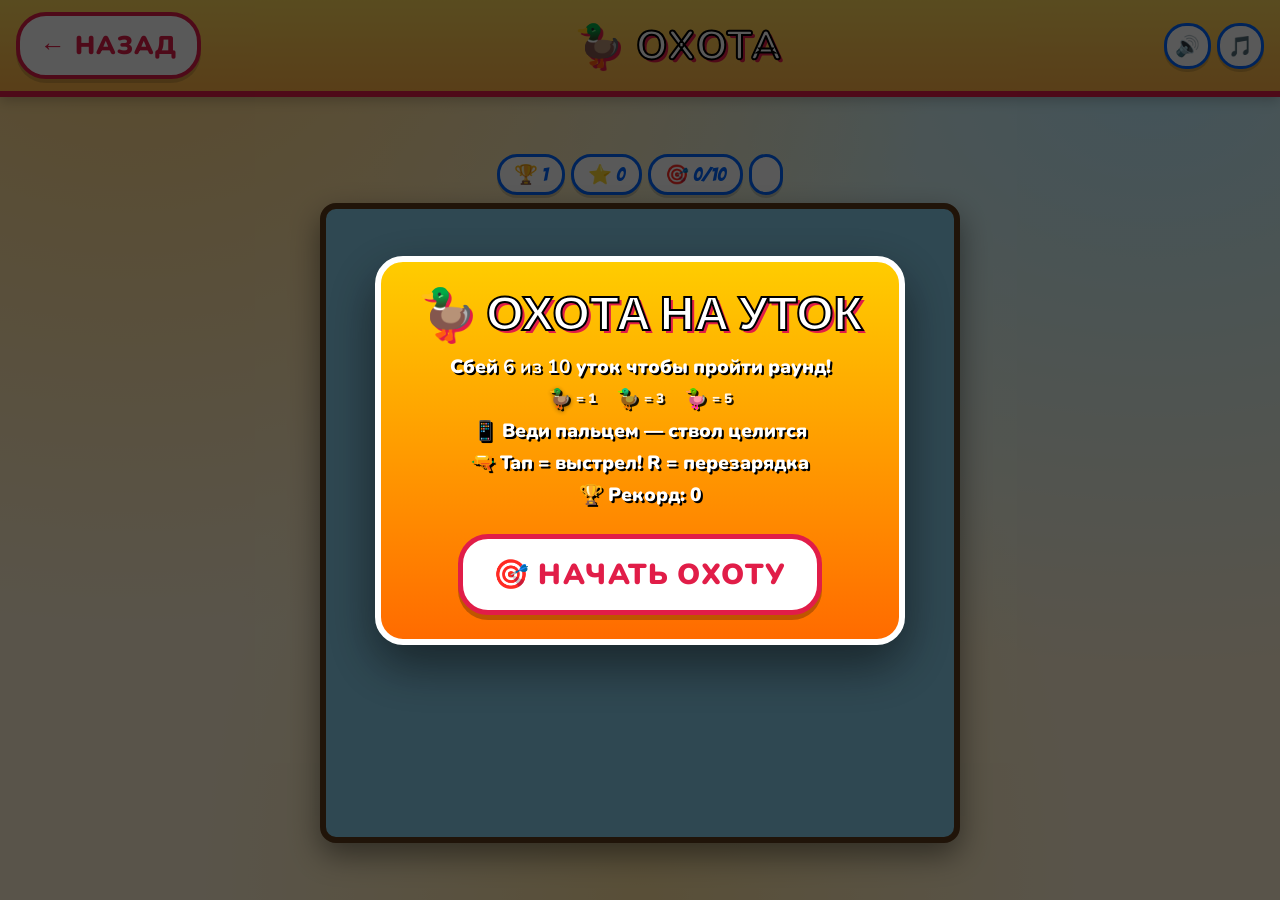
<file: games/hunt.html>
<!DOCTYPE html>
<html lang="ru">
<head>
  <meta charset="UTF-8" />
  <meta name="viewport" content="width=device-width, initial-scale=1.0, viewport-fit=cover" />
  <meta name="theme-color" content="#FF6B00" />
  <title>🦆 Охота на уток — Медведь</title>
  <link rel="icon" type="image/svg+xml" href="../favicon.svg" />
  <link rel="apple-touch-icon" sizes="180x180" href="../apple-touch-icon-180.png" />
  <link href="https://fonts.googleapis.com/css2?family=Bangers&family=Nunito:wght@700;900&display=swap" rel="stylesheet" />
  <link rel="stylesheet" href="game.css?v=20261106" />
  <script src="sounds.js?v=4" defer></script>
  <style>
    .canvas-wrap{display:flex;align-items:center;justify-content:center;width:100%;padding:8px;flex-direction:column;gap:8px}
    canvas{
      width:min(96vw,640px);
      height:min(96vw,640px);
      border:6px solid #5d3a1a;
      border-radius:16px;
      box-shadow:0 12px 30px rgba(0,0,0,.45);
      display:block;
      touch-action:none;
      cursor:none;
      background:#87ceeb;
    }
    .hud{display:flex;flex-wrap:wrap;justify-content:center;gap:6px;width:100%}
    .hud .stat-pill{font-family:'Bangers',sans-serif;font-size:clamp(.95rem,3vw,1.2rem)}
    .ammo-display{display:inline-flex;gap:3px;align-items:center}
    .shell{width:14px;height:18px;background:linear-gradient(180deg,#ffcc00 0%,#ff6b00 60%,#b71c1c 100%);border:2px solid #5d3a1a;border-radius:3px 3px 0 0;display:inline-block}
    .shell.empty{background:#ccc;border-color:#888;opacity:.4}
    .start-overlay,.round-overlay{position:fixed;inset:0;background:rgba(0,0,0,.65);display:flex;align-items:center;justify-content:center;z-index:500}
    .start-overlay.hide,.round-overlay.hide{display:none}
    .start-box,.round-box{background:linear-gradient(180deg,#ffcc00,#ff6b00);border:6px solid #fff;border-radius:28px;padding:24px 36px;text-align:center;box-shadow:0 20px 50px rgba(0,0,0,.5);max-width:92vw}
    .start-box h2,.round-box h2{font-family:'Bangers',sans-serif;font-size:clamp(1.8rem,7vw,3rem);color:#fff;-webkit-text-stroke:2px #000;text-shadow:3px 3px 0 var(--hw-red);margin:0 0 12px}
    .start-box p,.round-box p{font-family:'Nunito',sans-serif;font-weight:900;color:#fff;font-size:clamp(.95rem,3.5vw,1.2rem);text-shadow:2px 2px 0 #000;margin:6px 0}
    .duck-key{display:inline-flex;gap:4px;align-items:center;margin:0 8px}
    .duck-emoji{font-size:1.4em;filter:drop-shadow(0 1px 2px rgba(0,0,0,.4))}
  </style>
</head>
<body>
  <header class="game-header">
    <a href="../" class="back-btn"><span>←</span><span>НАЗАД</span></a>
    <h1 class="game-title">🦆 ОХОТА</h1>
    <div class="sound-toggles">
      <button class="sound-btn" id="sfxBtn" aria-label="Звук">🔊</button>
      <button class="sound-btn" id="musBtn" aria-label="Музыка">🎵</button>
    </div>
  </header>

  <main class="game-area" style="flex-direction:column;">
    <div class="canvas-wrap">
      <div class="hud">
        <div class="stat-pill">🏆 <span id="round">1</span></div>
        <div class="stat-pill">⭐ <span id="score">0</span></div>
        <div class="stat-pill">🎯 <span id="hit">0</span>/<span id="total">10</span></div>
        <div class="stat-pill ammo-display" id="ammoDisplay"></div>
        <div class="stat-pill" id="reloadPill" style="display:none;color:#e11d48">🔄 ПЕРЕЗАРЯДКА</div>
      </div>
      <canvas id="c" width="640" height="640"></canvas>
    </div>
  </main>

  <div class="start-overlay" id="startOverlay">
    <div class="start-box">
      <h2>🦆 ОХОТА НА УТОК</h2>
      <p>Сбей <b>6 из 10</b> уток чтобы пройти раунд!</p>
      <p style="font-size:.85em;opacity:.9">
        <span class="duck-key"><span class="duck-emoji">🦆</span> = 1</span>
        <span class="duck-key"><span class="duck-emoji" style="filter:hue-rotate(30deg) saturate(2)">🦆</span> = 3</span>
        <span class="duck-key"><span class="duck-emoji" style="filter:hue-rotate(-50deg) saturate(2) brightness(1.2)">🦆</span> = 5</span>
      </p>
      <p>📱 Веди пальцем — ствол целится</p>
      <p>🔫 Тап = выстрел!  R = перезарядка</p>
      <p>🏆 Рекорд: <span id="recordEl">0</span></p>
      <button class="win-btn" onclick="startGame()">🎯 НАЧАТЬ ОХОТУ</button>
    </div>
  </div>

  <div class="round-overlay hide" id="roundOverlay">
    <div class="round-box">
      <h2 id="roundTitle">🎉 РАУНД ПРОЙДЕН!</h2>
      <p id="roundStat"></p>
      <p id="roundBonus" style="color:#fff;font-size:1.1em"></p>
      <button class="win-btn" onclick="nextRound()">▶ ДАЛЬШЕ</button>
    </div>
  </div>

  <div class="win-modal" id="winModal">
    <div class="win-box">
      <h2 class="win-title" id="endTitle">💀 КОНЕЦ ОХОТЫ</h2>
      <div class="win-stat">Дошёл до раунда: <span id="endRound">1</span></div>
      <div class="win-stat">Сбито уток: <span id="endHits">0</span></div>
      <div class="win-stat">Очков: <span id="endScore">0</span></div>
      <div class="win-stat">🏆 Рекорд: <span id="endRecord">0</span></div>
      <button class="win-btn" onclick="restart()">🔁 ЕЩЁ РАЗ</button><br />
      <a href="../" class="win-btn" style="margin-top:10px;">🏠 ДОМОЙ</a>
    </div>
  </div>

  <script>
    const canvas = document.getElementById('c');
    const ctx = canvas.getContext('2d');
    const W = canvas.width, H = canvas.height;
    const GROUND_Y = H * 0.78;

    const roundEl = document.getElementById('round');
    const scoreEl = document.getElementById('score');
    const hitEl = document.getElementById('hit');
    const totalEl = document.getElementById('total');
    const ammoDisplay = document.getElementById('ammoDisplay');
    const MAX_AMMO = 10;
    const reloadPill = document.getElementById('reloadPill');
    const startOverlay = document.getElementById('startOverlay');
    const roundOverlay = document.getElementById('roundOverlay');
    const winModal = document.getElementById('winModal');

    // State
    let round = 1, score = 0, ammo = MAX_AMMO, reloading = false;
    let ducksLeft = 10, ducksHit = 0, ducksGone = 0, ducksTotalThisRound = 10;
    let phase = 'menu';
    let ducks = [], particles = [], smoke = [];
    let flash = null, recoil = 0, screenShake = 0;
    let aim = { x: W/2, y: H/2 };
    let aimSmooth = { x: W/2, y: H/2 };
    let activeBarrel = 0; // какой ствол стрелял (0/1)
    let lastSpawn = 0, spawnInterval = 1800, cloudOffset = 0;
    let bearMood = 'neutral', bearMoodUntil = 0;

    let best = parseInt(localStorage.getItem('bear_hunt_best') || '0', 10);
    document.getElementById('recordEl').textContent = best;

    function haptic(pattern) {
      if (!navigator.vibrate) return;
      try { navigator.vibrate(pattern); } catch (e) { /* ignore */ }
    }

    /* ========== Утки ========== */
    /* === ПАРАМЕТРЫ СЛОЖНОСТИ ПО РАУНДАМ === */
    function getDifficulty() {
      return {
        baseSpeed:     1 + (round - 1) * 0.22,                 // скорость растёт быстро
        spawnInterval: Math.max(500, 1800 - round * 100),      // спавн чаще
        maxConcurrent: 1 + Math.floor(round / 2),              // больше уток одновременно
        tauntChance:   Math.min(0.45, 0.15 + (round - 1) * 0.04), // больше дразнящихся
        goldChance:    Math.min(0.20, 0.08 + (round - 1) * 0.025),
        bronzeChance:  Math.min(0.40, 0.27 + (round - 1) * 0.02),
        ampMultiplier: 1 + Math.min(1.5, (round - 1) * 0.15),  // больше виляют
        diveChance:    Math.min(0.20, Math.max(0, (round - 4)) * 0.04), // с 5 раунда — пикирующие
      };
    }

    function spawnDuck() {
      const D = getDifficulty();
      const dirRight = Math.random() < 0.5;
      const r = Math.random();
      let type, color, points, speed;
      if (r < D.goldChance) { type='gold'; color='#ffcc00'; points=5; speed=3.4; }
      else if (r < D.goldChance + D.bronzeChance) { type='bronze'; color='#cd7f32'; points=3; speed=2.6; }
      else { type='regular'; color='#5d3a1a'; points=1; speed=2.0; }
      const baseSpeed = D.baseSpeed;
      const willTaunt = Math.random() < D.tauntChance;
      const isDiver = Math.random() < D.diveChance; // пикирующая утка
      ducks.push({
        x: dirRight ? -50 : W + 50,
        y: 60 + Math.random() * (GROUND_Y - 220),
        vx: (dirRight ? 1 : -1) * speed * baseSpeed,
        vy: isDiver ? 1.5 : 0,
        amp: 30 + Math.random() * 50 * D.ampMultiplier,
        freq: 0.015 + Math.random() * 0.015 * D.ampMultiplier,
        phase: Math.random() * Math.PI * 2,
        wing: 0,
        type, color, points,
        size: type === 'gold' ? 28 : 26,
        alive: true, falling: false,
        willTaunt,
        tauntStartAt: performance.now() + 700 + Math.random() * 1400,
        taunting: false,
        tauntEndAt: 0,
        tauntPhase: 0,
        isDiver,
        nextQuackAt: performance.now() + 200 + Math.random() * 800,
      });
      // Кряк при появлении (приглушённый — далеко) — у некоторых уток
      if (Math.random() < 0.5) {
        setTimeout(() => playDuckQuack(0.5 + Math.random() * 0.3), 200 + Math.random() * 400);
      }
    }

    /* ========== Главный цикл ========== */
    let lastFrame = 0;
    function loop(now) {
      if (phase === 'gameOver') return;
      const dt = Math.min(50, now - lastFrame);
      lastFrame = now;

      // Спавн
      const D = getDifficulty();
      if (phase === 'playing' && ducks.length < D.maxConcurrent && ducksLeft > 0) {
        if (now - lastSpawn > spawnInterval) {
          spawnDuck();
          ducksLeft--;
          lastSpawn = now;
          spawnInterval = D.spawnInterval;
        }
      }
      cloudOffset = (cloudOffset + 0.2) % W;

      // Сглаживание прицела
      aimSmooth.x += (aim.x - aimSmooth.x) * 0.25;
      aimSmooth.y += (aim.y - aimSmooth.y) * 0.25;

      // Отдача затухает
      recoil *= 0.85;
      screenShake *= 0.85;

      // Update ducks
      for (let i = ducks.length - 1; i >= 0; i--) {
        const d = ducks[i];
        if (d.falling) {
          d.vy += 0.4;
          d.y += d.vy;
          d.x += d.vx * 0.3;
          if (d.y > GROUND_Y - 10) ducks.splice(i, 1);
        } else if (d.alive) {
          const speedMult = d.taunting ? 0.5 : 1.0;
          d.x += d.vx * speedMult;
          if (d.taunting) {
            // === ХАОТИЧНАЯ ТРАЕКТОРИЯ ===
            // Случайный импульс по вертикали каждые ~5-8 кадров
            if (Math.random() < 0.07) {
              d.vy = (Math.random() - 0.5) * 10;
            }
            // Редкий разворот на 180° (внезапный обман)
            if (Math.random() < 0.012) {
              d.vx *= -1;
              d.vy += (Math.random() - 0.5) * 6;
            }
            // Иногда — резкий рывок вбок (изменение скорости X)
            if (Math.random() < 0.04) {
              d.vx *= (1 + (Math.random() - 0.5) * 0.6);
              // Ограничиваем чтобы не разогналась слишком сильно
              const maxV = 4 * (1 + (round-1) * 0.18);
              if (Math.abs(d.vx) > maxV) d.vx = Math.sign(d.vx) * maxV;
            }
            // Применяем импульс + лёгкое покачивание
            d.y += d.vy + Math.sin(d.tauntPhase * 1.8) * 1.2;
            d.vy *= 0.88;
            // Границы (отскок от верха неба и низа)
            if (d.y < 50) { d.y = 50; d.vy = Math.abs(d.vy) * 0.6; }
            if (d.y > GROUND_Y - 90) { d.y = GROUND_Y - 90; d.vy = -Math.abs(d.vy) * 0.8; }
          } else {
            // Обычная утка — плавная синусоида
            d.y += Math.sin(d.x * d.freq + d.phase) * 0.6;
            // Пикирующая утка — постепенно опускается
            if (d.isDiver) {
              d.y += d.vy;
              d.vy = Math.min(2.5, d.vy + 0.04);
              if (d.y > GROUND_Y - 90) { d.vy = -0.5; }
            }
          }
          d.wing += d.taunting ? 0.32 : 0.25;
          // Случайное кряканье
          if (now > d.nextQuackAt) {
            // Громкость зависит от размера и типа
            const vol = (d.taunting ? 0 : 1) * (0.5 + (d.type === 'gold' ? 0.3 : 0));
            if (vol > 0 && Math.random() < 0.35) playDuckQuack(vol);
            d.nextQuackAt = now + 1500 + Math.random() * 2500;
          }
          // Запуск дразнилки
          if (d.willTaunt && !d.taunting && now >= d.tauntStartAt) {
            d.taunting = true;
            d.tauntEndAt = now + 1800;
            d.tauntPhase = 0;
            d.vy = (Math.random() - 0.5) * 4;
            playDuckLaugh();
          }
          // Окончание дразнилки — возвращаемся к плавному полёту
          if (d.taunting && now > d.tauntEndAt) {
            d.taunting = false;
            d.willTaunt = false;
            d.vy = 0; // сброс импульса
          }
          if (d.taunting) d.tauntPhase += 0.18;
          if (d.x < -80 || d.x > W + 80) {
            ducks.splice(i, 1);
            ducksGone++;
            bearMood = 'laugh';
            bearMoodUntil = now + 1200;
            playLaugh();
          }
        }
      }

      // Update particles
      for (let i = particles.length - 1; i >= 0; i--) {
        const p = particles[i];
        p.x += p.vx; p.y += p.vy; p.vy += p.g || 0.15;
        p.life--;
        if (p.life <= 0) particles.splice(i, 1);
      }
      // Update smoke
      for (let i = smoke.length - 1; i >= 0; i--) {
        const s = smoke[i];
        s.x += s.vx; s.y += s.vy;
        s.size += 0.4;
        s.life--;
        if (s.life <= 0) smoke.splice(i, 1);
      }
      if (flash) { flash.age++; if (flash.age > 4) flash = null; }
      if (now > bearMoodUntil) bearMood = 'neutral';

      if (phase === 'playing' && ducksLeft === 0 && ducks.length === 0) endRound();

      draw(now);
      requestAnimationFrame(loop);
    }

    /* ========== Отрисовка ========== */
    function draw(now) {
      ctx.save();
      // Камера-shake
      if (screenShake > 0.01) {
        const sx = (Math.random() - 0.5) * screenShake * 12;
        const sy = (Math.random() - 0.5) * screenShake * 12;
        ctx.translate(sx, sy);
      }

      // Небо
      const sky = ctx.createLinearGradient(0, 0, 0, GROUND_Y);
      sky.addColorStop(0, '#5db8ff');
      sky.addColorStop(0.6, '#a3d9ff');
      sky.addColorStop(1, '#fff3a8');
      ctx.fillStyle = sky;
      ctx.fillRect(0, 0, W, GROUND_Y);

      // Облака
      ctx.fillStyle = 'rgba(255,255,255,0.85)';
      for (let i = 0; i < 5; i++) {
        const cx = ((i * 180 + cloudOffset) % (W + 100)) - 50;
        const cy = 60 + (i % 2) * 40;
        cloud(cx, cy, 28 + (i % 3) * 8);
      }

      // Лес
      ctx.fillStyle = '#1f4d1f';
      for (let x = 0; x < W; x += 24) {
        const h = 50 + Math.sin(x * 0.05) * 12 + (x * 0.013 % 1) * 18;
        ctx.beginPath();
        ctx.moveTo(x, GROUND_Y);
        ctx.lineTo(x + 12, GROUND_Y - h);
        ctx.lineTo(x + 24, GROUND_Y);
        ctx.fill();
      }
      ctx.fillStyle = '#2d6b2d';
      for (let x = 0; x < W; x += 30) {
        const h = 30 + Math.sin(x * 0.07 + 2) * 8;
        ctx.beginPath();
        ctx.arc(x + 15, GROUND_Y - h, 18, 0, Math.PI * 2);
        ctx.fill();
      }

      // Трава
      const grass = ctx.createLinearGradient(0, GROUND_Y, 0, H);
      grass.addColorStop(0, '#4a8c3a');
      grass.addColorStop(1, '#2d5022');
      ctx.fillStyle = grass;
      ctx.fillRect(0, GROUND_Y, W, H - GROUND_Y);
      ctx.fillStyle = '#1f5e1f';
      [80, 220, 360, 510, 580].forEach(x => {
        ctx.beginPath();
        ctx.arc(x, GROUND_Y + 10, 22, 0, Math.PI, true);
        ctx.fill();
      });

      // Утки
      ducks.forEach(d => drawDuck(d));

      // Частицы перья / дробь
      particles.forEach(p => {
        ctx.fillStyle = p.color;
        ctx.globalAlpha = Math.min(1, p.life / 40);
        ctx.beginPath();
        ctx.arc(p.x, p.y, p.size || 3, 0, Math.PI * 2);
        ctx.fill();
      });
      ctx.globalAlpha = 1;

      // Дым
      smoke.forEach(s => {
        ctx.globalAlpha = Math.min(0.5, s.life / 60);
        ctx.fillStyle = '#aaa';
        ctx.beginPath();
        ctx.arc(s.x, s.y, s.size, 0, Math.PI * 2);
        ctx.fill();
      });
      ctx.globalAlpha = 1;

      ctx.restore();

      // === ОТ ПЕРВОГО ЛИЦА: руки мишки + двустволка ===
      drawFirstPerson(now);

      // Прицел поверх всего
      drawCrosshair(aimSmooth.x, aimSmooth.y);

      // Вспышка из ствола (последний слой)
      if (flash) drawMuzzleFlash();
    }

    function cloud(x, y, r) {
      ctx.beginPath();
      ctx.arc(x, y, r, 0, Math.PI * 2);
      ctx.arc(x + r * 0.7, y - r * 0.2, r * 0.8, 0, Math.PI * 2);
      ctx.arc(x - r * 0.7, y - r * 0.1, r * 0.7, 0, Math.PI * 2);
      ctx.arc(x + r * 0.4, y + r * 0.3, r * 0.6, 0, Math.PI * 2);
      ctx.fill();
    }

    function drawDuck(d) {
      ctx.save();
      ctx.translate(d.x, d.y);
      const facingLeft = d.vx < 0;
      if (facingLeft) ctx.scale(-1, 1);
      const s = d.size;
      if (d.falling) {
        ctx.fillStyle = '#fff';
        ctx.font = 'bold 16px sans-serif';
        ctx.textAlign = 'center';
        ctx.fillText('💥', 0, -s * 0.5);
      }
      // Тело
      ctx.fillStyle = d.color;
      ctx.beginPath(); ctx.ellipse(0, 0, s, s * 0.65, 0, 0, Math.PI * 2); ctx.fill();
      // Грудь
      ctx.fillStyle = d.type === 'gold' ? '#fff59d' : (d.type === 'bronze' ? '#f4c980' : '#a0826d');
      ctx.beginPath(); ctx.ellipse(s * 0.3, s * 0.15, s * 0.55, s * 0.35, 0, 0, Math.PI * 2); ctx.fill();
      // Крыло (часто машет когда дразнится)
      const wingY = Math.sin(d.wing) * s * 0.3;
      ctx.fillStyle = d.type === 'gold' ? '#ffa726' : (d.type === 'bronze' ? '#8b5a2b' : '#3d2817');
      ctx.beginPath(); ctx.ellipse(-s * 0.2, -s * 0.2 + wingY, s * 0.7, s * 0.3, -0.3, 0, Math.PI * 2); ctx.fill();
      // Хвост
      ctx.fillStyle = d.color;
      ctx.beginPath(); ctx.moveTo(-s * 0.9, 0); ctx.lineTo(-s * 1.3, -s * 0.2); ctx.lineTo(-s * 1.3, s * 0.2); ctx.fill();

      // === ГОЛОВА (повёрнута назад если дразнится) ===
      const tauntBob = d.taunting ? Math.sin(d.tauntPhase) * 3 : 0;
      if (d.taunting) {
        // Голова повёрнута назад — рисуем со стороны хвоста
        const hx = -s * 0.95;
        const hy = -s * 0.3 + tauntBob;
        // Голова
        ctx.fillStyle = d.type === 'gold' ? '#fff176' : (d.type === 'bronze' ? '#cd7f32' : '#2d5a2a');
        ctx.beginPath(); ctx.arc(hx, hy, s * 0.45, 0, Math.PI * 2); ctx.fill();
        // Прищуренные смеющиеся глаза (^ ^)
        ctx.strokeStyle = '#000';
        ctx.lineWidth = 2.5;
        ctx.beginPath();
        ctx.moveTo(hx - s * 0.2, hy - s * 0.05);
        ctx.lineTo(hx - s * 0.1, hy - s * 0.18);
        ctx.lineTo(hx, hy - s * 0.05);
        ctx.stroke();
        ctx.beginPath();
        ctx.moveTo(hx - s * 0.18, hy + s * 0.02);
        ctx.lineTo(hx - s * 0.08, hy - s * 0.11);
        ctx.lineTo(hx + s * 0.02, hy + s * 0.02);
        ctx.stroke();
        // Раскрытый клюв
        ctx.fillStyle = '#ff8c00';
        ctx.beginPath();
        ctx.moveTo(hx - s * 0.4, hy - s * 0.05);
        ctx.lineTo(hx - s * 0.85, hy - s * 0.15);
        ctx.lineTo(hx - s * 0.85, hy + s * 0.05);
        ctx.closePath(); ctx.fill();
        ctx.fillStyle = '#cc7000';
        ctx.beginPath();
        ctx.moveTo(hx - s * 0.4, hy + s * 0.05);
        ctx.lineTo(hx - s * 0.85, hy + s * 0.05);
        ctx.lineTo(hx - s * 0.55, hy + s * 0.25);
        ctx.closePath(); ctx.fill();
        // Высунутый язык!
        ctx.fillStyle = '#ff4d6d';
        ctx.beginPath();
        ctx.ellipse(hx - s * 0.7, hy + s * 0.05 + Math.sin(d.tauntPhase * 1.5) * 1.5, s * 0.18, s * 0.08, 0, 0, Math.PI * 2);
        ctx.fill();
        // Текст "ХА-ХА!" над уткой
        ctx.save();
        // Чтобы текст не зеркалился при facingLeft
        if (facingLeft) ctx.scale(-1, 1);
        ctx.font = 'bold ' + Math.round(s * 0.7) + 'px Bangers, sans-serif';
        ctx.textAlign = 'center';
        ctx.lineWidth = 4;
        ctx.strokeStyle = '#000';
        ctx.fillStyle = '#fff';
        const tauntTexts = ['ХА-ХА!', 'НЕ ПОПАЛ!', 'ХИ-ХИ!', '😝'];
        const txt = tauntTexts[Math.floor(d.tauntPhase / 3) % tauntTexts.length] || 'ХА-ХА!';
        const textY = -s * 1.3 + Math.sin(d.tauntPhase) * 3;
        const textX = facingLeft ? -(0) : 0;
        ctx.strokeText(txt, textX, textY);
        ctx.fillStyle = '#ffcc00';
        ctx.fillText(txt, textX, textY);
        ctx.restore();
        // Звёздочки/искры вокруг (показывают веселье)
        ctx.fillStyle = '#ffcc00';
        for (let k = 0; k < 3; k++) {
          const ang = d.tauntPhase + k * Math.PI * 0.66;
          const sx = Math.cos(ang) * s * 1.2;
          const sy = Math.sin(ang) * s * 0.7 - s * 0.3;
          ctx.font = Math.round(s * 0.4) + 'px sans-serif';
          ctx.fillText('✨', sx, sy);
        }
      } else {
        // Обычная голова — направлена вперёд
        ctx.fillStyle = d.type === 'gold' ? '#fff176' : (d.type === 'bronze' ? '#cd7f32' : '#2d5a2a');
        ctx.beginPath(); ctx.arc(s * 0.7, -s * 0.3, s * 0.45, 0, Math.PI * 2); ctx.fill();
        // Глаз
        ctx.fillStyle = '#fff';
        ctx.beginPath(); ctx.arc(s * 0.85, -s * 0.4, s * 0.12, 0, Math.PI * 2); ctx.fill();
        ctx.fillStyle = '#000';
        ctx.beginPath(); ctx.arc(s * 0.88, -s * 0.4, s * 0.06, 0, Math.PI * 2); ctx.fill();
        // Клюв
        ctx.fillStyle = '#ff8c00';
        ctx.beginPath(); ctx.moveTo(s * 1.0, -s * 0.3); ctx.lineTo(s * 1.4, -s * 0.25); ctx.lineTo(s * 1.0, -s * 0.15); ctx.fill();
      }
      ctx.restore();
    }

    /* ========== РЕАЛИСТИЧНАЯ ДВУСТВОЛКА от первого лица ========== */
    function drawFirstPerson(now) {
      const baseX = W / 2;
      const baseY = H + 80 + recoil * 40;
      const dx = aimSmooth.x - baseX;
      const dy = aimSmooth.y - baseY;
      const angle = Math.atan2(dy, dx);

      ctx.save();
      ctx.translate(baseX, baseY);
      ctx.rotate(angle);

      // === Тень за ружьём ===
      ctx.fillStyle = 'rgba(0,0,0,0.3)';
      ctx.beginPath();
      ctx.ellipse(80, 50, 200, 25, 0, 0, Math.PI * 2);
      ctx.fill();

      const barrelLen = 280;

      // ========== СТВОЛЫ (цилиндрические с объёмом) ==========
      // Верхний ствол — 3D-цилиндр через градиент
      const upperGrad = ctx.createLinearGradient(0, -22, 0, -4);
      upperGrad.addColorStop(0, '#5a5a5a');    // верхний блик
      upperGrad.addColorStop(0.15, '#3a3a3a');
      upperGrad.addColorStop(0.4, '#1a1a1a');  // основной чёрно-синий
      upperGrad.addColorStop(0.7, '#0d0d0d');
      upperGrad.addColorStop(1, '#252525');    // нижняя тень
      ctx.fillStyle = upperGrad;
      ctx.fillRect(0, -22, barrelLen, 18);
      // Зеркальный блик на верхнем стволе
      const upperShine = ctx.createLinearGradient(0, -21, 0, -16);
      upperShine.addColorStop(0, 'rgba(180,180,200,0.5)');
      upperShine.addColorStop(1, 'rgba(180,180,200,0)');
      ctx.fillStyle = upperShine;
      ctx.fillRect(2, -21, barrelLen - 4, 5);

      // Нижний ствол
      const lowerGrad = ctx.createLinearGradient(0, 4, 0, 22);
      lowerGrad.addColorStop(0, '#252525');
      lowerGrad.addColorStop(0.3, '#0d0d0d');
      lowerGrad.addColorStop(0.6, '#1a1a1a');
      lowerGrad.addColorStop(0.85, '#3a3a3a');
      lowerGrad.addColorStop(1, '#5a5a5a');
      ctx.fillStyle = lowerGrad;
      ctx.fillRect(0, 4, barrelLen, 18);
      // Блик на нижнем стволе
      const lowerShine = ctx.createLinearGradient(0, 17, 0, 22);
      lowerShine.addColorStop(0, 'rgba(180,180,200,0)');
      lowerShine.addColorStop(1, 'rgba(180,180,200,0.4)');
      ctx.fillStyle = lowerShine;
      ctx.fillRect(2, 17, barrelLen - 4, 5);

      // ========== ПРИЦЕЛЬНАЯ ПЛАНКА (между стволами) ==========
      ctx.fillStyle = '#0a0a0a';
      ctx.fillRect(0, -4, barrelLen, 8);
      // Ребристая текстура
      ctx.strokeStyle = 'rgba(255,255,255,0.08)';
      ctx.lineWidth = 1;
      for (let i = 4; i < barrelLen - 4; i += 6) {
        ctx.beginPath(); ctx.moveTo(i, -3); ctx.lineTo(i, 3); ctx.stroke();
      }

      // ========== КОНЦЫ СТВОЛОВ (дула) ==========
      // Верхнее дуло
      ctx.fillStyle = '#1a1a1a';
      ctx.beginPath(); ctx.arc(barrelLen, -13, 9, 0, Math.PI * 2); ctx.fill();
      ctx.fillStyle = '#000';
      ctx.beginPath(); ctx.arc(barrelLen, -13, 6, 0, Math.PI * 2); ctx.fill();
      // Кольцо-блик
      ctx.strokeStyle = '#666';
      ctx.lineWidth = 1.5;
      ctx.beginPath(); ctx.arc(barrelLen, -13, 8, -Math.PI * 0.7, -Math.PI * 0.3); ctx.stroke();

      // Нижнее дуло
      ctx.fillStyle = '#1a1a1a';
      ctx.beginPath(); ctx.arc(barrelLen, 13, 9, 0, Math.PI * 2); ctx.fill();
      ctx.fillStyle = '#000';
      ctx.beginPath(); ctx.arc(barrelLen, 13, 6, 0, Math.PI * 2); ctx.fill();
      ctx.strokeStyle = '#666';
      ctx.lineWidth = 1.5;
      ctx.beginPath(); ctx.arc(barrelLen, 13, 8, Math.PI * 0.3, Math.PI * 0.7); ctx.stroke();

      // ========== МУШКА (золотая на конце) ==========
      ctx.fillStyle = '#ffcc00';
      ctx.beginPath();
      ctx.moveTo(barrelLen - 8, -22);
      ctx.lineTo(barrelLen - 2, -22);
      ctx.lineTo(barrelLen - 5, -30);
      ctx.closePath();
      ctx.fill();
      ctx.strokeStyle = '#8b6914';
      ctx.lineWidth = 1;
      ctx.stroke();

      // ========== ЦЕВЬЁ (деревянное, под стволами) ==========
      // Изогнутая форма
      ctx.beginPath();
      ctx.moveTo(20, 22);
      ctx.lineTo(120, 22);
      ctx.quadraticCurveTo(125, 35, 115, 42);
      ctx.lineTo(30, 42);
      ctx.quadraticCurveTo(15, 42, 20, 22);
      const ceveGrad = ctx.createLinearGradient(0, 22, 0, 45);
      ceveGrad.addColorStop(0, '#8b5a2b');
      ceveGrad.addColorStop(0.4, '#6b4423');
      ceveGrad.addColorStop(1, '#3a2410');
      ctx.fillStyle = ceveGrad;
      ctx.fill();
      // Текстура волокон дерева
      ctx.strokeStyle = 'rgba(40,20,5,0.4)';
      ctx.lineWidth = 0.7;
      for (let i = 25; i < 115; i += 3) {
        ctx.beginPath();
        ctx.moveTo(i, 23);
        ctx.bezierCurveTo(i + 1, 30, i - 1, 36, i + 0.5, 41);
        ctx.stroke();
      }
      // Светлые волокна
      ctx.strokeStyle = 'rgba(200,150,100,0.25)';
      for (let i = 26; i < 115; i += 7) {
        ctx.beginPath();
        ctx.moveTo(i, 24);
        ctx.lineTo(i + 0.5, 41);
        ctx.stroke();
      }
      // Насечка на цевье (для хвата)
      ctx.strokeStyle = 'rgba(20,10,0,0.5)';
      ctx.lineWidth = 0.8;
      for (let i = 40; i < 100; i += 4) {
        ctx.beginPath();
        ctx.moveTo(i, 28);
        ctx.lineTo(i - 3, 38);
        ctx.stroke();
      }
      for (let i = 38; i < 100; i += 4) {
        ctx.beginPath();
        ctx.moveTo(i, 28);
        ctx.lineTo(i + 3, 38);
        ctx.stroke();
      }
      // Контур цевья
      ctx.strokeStyle = '#1a0a00';
      ctx.lineWidth = 1.5;
      ctx.beginPath();
      ctx.moveTo(20, 22);
      ctx.lineTo(120, 22);
      ctx.quadraticCurveTo(125, 35, 115, 42);
      ctx.lineTo(30, 42);
      ctx.quadraticCurveTo(15, 42, 20, 22);
      ctx.stroke();

      // ========== КОЛОДКА (receiver — металлический блок между стволами и прикладом) ==========
      const recGrad = ctx.createLinearGradient(0, -28, 0, 32);
      recGrad.addColorStop(0, '#4a4a4a');
      recGrad.addColorStop(0.3, '#2a2a2a');
      recGrad.addColorStop(0.7, '#1a1a1a');
      recGrad.addColorStop(1, '#3a3a3a');
      ctx.fillStyle = recGrad;
      ctx.beginPath();
      ctx.moveTo(-25, -28);
      ctx.lineTo(5, -28);
      ctx.lineTo(5, 32);
      ctx.lineTo(-25, 32);
      ctx.quadraticCurveTo(-30, 0, -25, -28);
      ctx.fill();
      // Гравировка на колодке (декоративные линии)
      ctx.strokeStyle = 'rgba(200,180,100,0.4)';
      ctx.lineWidth = 0.8;
      ctx.beginPath();
      ctx.moveTo(-22, -22); ctx.bezierCurveTo(-15, -15, -15, 15, -22, 22);
      ctx.stroke();
      ctx.beginPath();
      ctx.moveTo(-18, -18); ctx.bezierCurveTo(-12, -10, -12, 10, -18, 18);
      ctx.stroke();
      // Болт на колодке (центр сбоку)
      ctx.fillStyle = '#5a5a5a';
      ctx.beginPath(); ctx.arc(-12, 0, 3, 0, Math.PI * 2); ctx.fill();
      ctx.fillStyle = '#1a1a1a';
      ctx.beginPath(); ctx.arc(-12, 0, 1.5, 0, Math.PI * 2); ctx.fill();

      // ========== СПУСКОВАЯ СКОБА (латунь) ==========
      ctx.strokeStyle = '#b8860b';
      ctx.lineWidth = 4;
      ctx.lineCap = 'round';
      ctx.beginPath();
      ctx.moveTo(-5, 32);
      ctx.bezierCurveTo(-10, 48, -32, 50, -38, 38);
      ctx.stroke();
      // Блик на скобе
      ctx.strokeStyle = '#ffe082';
      ctx.lineWidth = 1.5;
      ctx.beginPath();
      ctx.moveTo(-7, 33);
      ctx.bezierCurveTo(-12, 46, -28, 48, -36, 39);
      ctx.stroke();
      ctx.lineCap = 'butt';

      // Спусковой крючок
      ctx.fillStyle = '#1a1a1a';
      ctx.beginPath();
      ctx.moveTo(-15, 32);
      ctx.quadraticCurveTo(-20, 42, -16, 46);
      ctx.lineTo(-13, 44);
      ctx.lineTo(-12, 32);
      ctx.fill();

      // ========== ШЕЙКА ПРИКЛАДА (изогнутая часть) ==========
      const neckGrad = ctx.createLinearGradient(0, -10, 0, 30);
      neckGrad.addColorStop(0, '#6b4423');
      neckGrad.addColorStop(0.5, '#5d3a1a');
      neckGrad.addColorStop(1, '#3a2410');
      ctx.fillStyle = neckGrad;
      ctx.beginPath();
      ctx.moveTo(-25, -10);
      ctx.lineTo(-15, -10);
      ctx.quadraticCurveTo(-25, 5, -55, 15);
      ctx.lineTo(-55, 35);
      ctx.quadraticCurveTo(-30, 32, -25, 32);
      ctx.fill();
      // Текстура шейки
      ctx.strokeStyle = 'rgba(40,20,5,0.4)';
      ctx.lineWidth = 0.7;
      for (let i = -50; i > -55; i -= 0) break;
      for (let i = 0; i < 8; i++) {
        const t = i / 8;
        ctx.beginPath();
        ctx.moveTo(-25 - t * 30, -8 + t * 5);
        ctx.lineTo(-25 - t * 30, 30 + t * 2);
        ctx.stroke();
      }
      // Насечка на шейке (pistol grip checkering)
      ctx.strokeStyle = 'rgba(20,10,0,0.5)';
      ctx.lineWidth = 0.6;
      for (let i = -50; i < -28; i += 3) {
        ctx.beginPath(); ctx.moveTo(i, 14); ctx.lineTo(i - 2, 28); ctx.stroke();
        ctx.beginPath(); ctx.moveTo(i, 14); ctx.lineTo(i + 2, 28); ctx.stroke();
      }

      // ========== ПРИКЛАД (эргономичный с изгибом) ==========
      const stockGrad = ctx.createLinearGradient(-130, -15, -130, 40);
      stockGrad.addColorStop(0, '#7a4f25');
      stockGrad.addColorStop(0.3, '#5d3a1a');
      stockGrad.addColorStop(0.7, '#4a2c10');
      stockGrad.addColorStop(1, '#2a1408');
      ctx.fillStyle = stockGrad;
      ctx.beginPath();
      ctx.moveTo(-55, 15);
      ctx.bezierCurveTo(-80, 5, -110, -5, -130, -10);
      ctx.lineTo(-135, 45);
      ctx.bezierCurveTo(-100, 42, -75, 38, -55, 35);
      ctx.closePath();
      ctx.fill();

      // Текстура волокон приклада (длинные изогнутые линии)
      ctx.strokeStyle = 'rgba(40,20,5,0.45)';
      ctx.lineWidth = 0.8;
      for (let i = 0; i < 8; i++) {
        const yOff = -8 + i * 6;
        ctx.beginPath();
        ctx.moveTo(-55, yOff + 18);
        ctx.bezierCurveTo(-85, yOff + 12, -110, yOff - 5, -132, yOff + 2);
        ctx.stroke();
      }
      // Светлые волокна
      ctx.strokeStyle = 'rgba(200,150,100,0.2)';
      ctx.lineWidth = 0.6;
      for (let i = 0; i < 5; i++) {
        const yOff = -5 + i * 9;
        ctx.beginPath();
        ctx.moveTo(-58, yOff + 18);
        ctx.bezierCurveTo(-90, yOff + 14, -115, yOff - 2, -132, yOff + 1);
        ctx.stroke();
      }
      // Тёмная окантовка приклада
      ctx.strokeStyle = '#1a0a00';
      ctx.lineWidth = 1.5;
      ctx.beginPath();
      ctx.moveTo(-55, 15);
      ctx.bezierCurveTo(-80, 5, -110, -5, -130, -10);
      ctx.lineTo(-135, 45);
      ctx.bezierCurveTo(-100, 42, -75, 38, -55, 35);
      ctx.closePath();
      ctx.stroke();

      // ========== ЗАТЫЛЬНИК (резиновый, чёрный с насечкой) ==========
      ctx.fillStyle = '#1a1a1a';
      ctx.beginPath();
      ctx.moveTo(-130, -10);
      ctx.lineTo(-138, -10);
      ctx.lineTo(-142, 45);
      ctx.lineTo(-135, 45);
      ctx.fill();
      // Насечка на резиновом затыльнике
      ctx.strokeStyle = '#3a3a3a';
      ctx.lineWidth = 0.7;
      for (let y = -8; y < 44; y += 3) {
        ctx.beginPath();
        ctx.moveTo(-130, y);
        ctx.lineTo(-141, y + 1);
        ctx.stroke();
      }

      // ========== ЛАПЫ МИШКИ ==========
      // Правая лапа на цевьё (передняя рука)
      const pawFrontGrad = ctx.createRadialGradient(60, 20, 5, 60, 20, 35);
      pawFrontGrad.addColorStop(0, '#A0522D');
      pawFrontGrad.addColorStop(0.7, '#8B4513');
      pawFrontGrad.addColorStop(1, '#5d3a1a');
      ctx.fillStyle = pawFrontGrad;
      ctx.beginPath();
      ctx.ellipse(65, 28, 30, 22, -0.1, 0, Math.PI * 2);
      ctx.fill();
      // Подушечка лапы (светлее)
      ctx.fillStyle = '#D2691E';
      ctx.beginPath();
      ctx.ellipse(60, 35, 22, 12, 0, 0, Math.PI * 2);
      ctx.fill();
      // Когти на передней лапе
      ctx.fillStyle = '#1a0a00';
      [40, 52, 64, 76, 88].forEach((cx, i) => {
        const cy = 12 - Math.abs(i - 2) * 1.5;
        ctx.beginPath();
        ctx.ellipse(cx, cy, 2, 4, 0, 0, Math.PI * 2);
        ctx.fill();
      });
      // Шерсть/контур
      ctx.strokeStyle = '#3a2410';
      ctx.lineWidth = 1;
      ctx.beginPath();
      ctx.ellipse(65, 28, 30, 22, -0.1, 0, Math.PI * 2);
      ctx.stroke();

      // Левая лапа держит шейку приклада + палец на крючке
      const pawBackGrad = ctx.createRadialGradient(-30, 30, 5, -30, 30, 30);
      pawBackGrad.addColorStop(0, '#A0522D');
      pawBackGrad.addColorStop(0.7, '#8B4513');
      pawBackGrad.addColorStop(1, '#5d3a1a');
      ctx.fillStyle = pawBackGrad;
      ctx.beginPath();
      ctx.ellipse(-32, 32, 28, 20, 0.15, 0, Math.PI * 2);
      ctx.fill();
      // Подушечка
      ctx.fillStyle = '#D2691E';
      ctx.beginPath();
      ctx.ellipse(-32, 38, 20, 10, 0, 0, Math.PI * 2);
      ctx.fill();
      // Палец на крючке
      ctx.fillStyle = '#A0522D';
      ctx.beginPath();
      ctx.ellipse(-15, 41, 10, 5, 0.2, 0, Math.PI * 2);
      ctx.fill();
      // Контур лапы
      ctx.strokeStyle = '#3a2410';
      ctx.lineWidth = 1;
      ctx.beginPath();
      ctx.ellipse(-32, 32, 28, 20, 0.15, 0, Math.PI * 2);
      ctx.stroke();

      ctx.restore();

      drawBearMood(now);
    }

    function drawBearMood(now) {
      // Маленькая морда мишки в углу — реагирует на события
      const bx = 40, by = H - 30;
      ctx.save();
      ctx.translate(bx, by);
      // Кружок-морда
      ctx.fillStyle = '#A0522D';
      ctx.beginPath(); ctx.arc(0, 0, 22, 0, Math.PI * 2); ctx.fill();
      // Уши
      ctx.fillStyle = '#8B4513';
      ctx.beginPath(); ctx.arc(-18, -16, 8, 0, Math.PI * 2); ctx.arc(18, -16, 8, 0, Math.PI * 2); ctx.fill();
      ctx.fillStyle = '#D2691E';
      ctx.beginPath(); ctx.arc(-18, -16, 4, 0, Math.PI * 2); ctx.arc(18, -16, 4, 0, Math.PI * 2); ctx.fill();
      // Шапка-ушанка
      ctx.fillStyle = '#e11d48';
      ctx.beginPath(); ctx.arc(0, -15, 18, Math.PI, 0); ctx.fill();
      ctx.fillStyle = '#8B4513';
      ctx.fillRect(-18, -18, 36, 5);
      // Морда
      ctx.fillStyle = '#F4D8A8';
      ctx.beginPath(); ctx.ellipse(0, 6, 11, 8, 0, 0, Math.PI * 2); ctx.fill();
      // Глаза
      const eyeY = bearMood === 'cheer' ? -3 : -2;
      ctx.fillStyle = '#fff';
      ctx.beginPath(); ctx.arc(-7, eyeY, 3, 0, Math.PI * 2); ctx.arc(7, eyeY, 3, 0, Math.PI * 2); ctx.fill();
      if (bearMood === 'cheer') {
        ctx.strokeStyle = '#000'; ctx.lineWidth = 1.5;
        ctx.beginPath(); ctx.arc(-7, -2, 3, 0, Math.PI); ctx.stroke();
        ctx.beginPath(); ctx.arc(7, -2, 3, 0, Math.PI); ctx.stroke();
      } else {
        ctx.fillStyle = '#000';
        ctx.beginPath(); ctx.arc(-7, eyeY, 1.5, 0, Math.PI * 2); ctx.arc(7, eyeY, 1.5, 0, Math.PI * 2); ctx.fill();
      }
      // Нос
      ctx.fillStyle = '#2b1810';
      ctx.beginPath(); ctx.ellipse(0, 3, 2.5, 1.5, 0, 0, Math.PI * 2); ctx.fill();
      // Рот
      ctx.strokeStyle = '#2b1810'; ctx.lineWidth = 1.5;
      if (bearMood === 'laugh') {
        ctx.fillStyle = '#ff4d6d';
        ctx.beginPath(); ctx.ellipse(0, 11, 4, 2, 0, 0, Math.PI * 2); ctx.fill();
        // ХА-ХА
        ctx.fillStyle = '#fff'; ctx.strokeStyle = '#000'; ctx.lineWidth = 3;
        ctx.font = 'bold 16px Bangers, sans-serif';
        ctx.textAlign = 'left';
        ctx.strokeText('ХА-ХА!', 28, -8); ctx.fillText('ХА-ХА!', 28, -8);
      } else if (bearMood === 'cheer') {
        ctx.beginPath(); ctx.arc(0, 10, 4, 0, Math.PI); ctx.stroke();
      } else {
        ctx.beginPath(); ctx.moveTo(-3, 11); ctx.lineTo(3, 11); ctx.stroke();
      }
      ctx.restore();
    }

    function drawCrosshair(x, y) {
      // Прицел: круг + крест
      const r = 22;
      // Проверка наведения на утку
      let onDuck = ducks.some(d => d.alive && !d.falling && Math.hypot(d.x - x, d.y - y) < d.size * 1.5);
      ctx.strokeStyle = onDuck ? '#ff003c' : '#fff';
      ctx.lineWidth = 3;
      ctx.shadowColor = '#000';
      ctx.shadowBlur = 4;
      // Внешний круг
      ctx.beginPath(); ctx.arc(x, y, r, 0, Math.PI * 2); ctx.stroke();
      // Внутренний круг
      ctx.lineWidth = 2;
      ctx.beginPath(); ctx.arc(x, y, r * 0.4, 0, Math.PI * 2); ctx.stroke();
      // Крест
      ctx.beginPath();
      ctx.moveTo(x - r - 6, y); ctx.lineTo(x - r * 0.5, y);
      ctx.moveTo(x + r * 0.5, y); ctx.lineTo(x + r + 6, y);
      ctx.moveTo(x, y - r - 6); ctx.lineTo(x, y - r * 0.5);
      ctx.moveTo(x, y + r * 0.5); ctx.lineTo(x, y + r + 6);
      ctx.stroke();
      // Точка в центре
      ctx.fillStyle = onDuck ? '#ff003c' : '#fff';
      ctx.beginPath(); ctx.arc(x, y, 2, 0, Math.PI * 2); ctx.fill();
      ctx.shadowBlur = 0;
    }

    function drawMuzzleFlash() {
      // Вспышка на конце ствола
      const baseX = W / 2;
      const baseY = H + 80 + recoil * 40;
      const dx = aimSmooth.x - baseX;
      const dy = aimSmooth.y - baseY;
      const angle = Math.atan2(dy, dx);
      const barrelLen = 280;
      // Координаты конца ствола
      const tipX = baseX + Math.cos(angle) * barrelLen;
      const tipY = baseY + Math.sin(angle) * barrelLen;
      // Смещение перпендикулярно для верхнего/нижнего ствола
      const perpX = Math.cos(angle + Math.PI/2);
      const perpY = Math.sin(angle + Math.PI/2);
      const offset = activeBarrel === 0 ? -13 : 13;
      const flashX = tipX + perpX * offset;
      const flashY = tipY + perpY * offset;

      const a = (4 - flash.age) / 4;
      // Большая вспышка
      const grad = ctx.createRadialGradient(flashX, flashY, 0, flashX, flashY, 60);
      grad.addColorStop(0, `rgba(255,255,180,${a})`);
      grad.addColorStop(0.3, `rgba(255,200,80,${a * 0.9})`);
      grad.addColorStop(0.7, `rgba(255,107,0,${a * 0.5})`);
      grad.addColorStop(1, 'rgba(255,107,0,0)');
      ctx.fillStyle = grad;
      ctx.beginPath();
      ctx.arc(flashX, flashY, 60, 0, Math.PI * 2);
      ctx.fill();
      // "Лучи" вспышки
      ctx.save();
      ctx.translate(flashX, flashY);
      ctx.rotate(angle);
      ctx.fillStyle = `rgba(255,220,100,${a})`;
      ctx.beginPath();
      ctx.moveTo(0, 0);
      ctx.lineTo(50, -20);
      ctx.lineTo(80, 0);
      ctx.lineTo(50, 20);
      ctx.closePath();
      ctx.fill();
      ctx.restore();
    }

    /* ========== Выстрел ========== */
    function shoot(clickX, clickY) {
      if (phase !== 'playing') return;
      if (ammo <= 0 || reloading) { playClick(); return; }
      // Прицел перепрыгивает в точку выстрела (для тача)
      aim.x = clickX; aim.y = clickY;
      ammo--;
      activeBarrel = ammo % 2; // чередуем стволы
      updateAmmo();
      flash = { x: clickX, y: clickY, age: 0 };
      recoil = 1;
      screenShake = 1;
      playRealisticBang();
      haptic([35, 28, 55]);

      // Дым из ствола
      const baseX = W / 2;
      const baseY = H + 80;
      const dx = clickX - baseX, dy = clickY - baseY;
      const len = Math.hypot(dx, dy);
      const dirX = dx / len, dirY = dy / len;
      const tipX = baseX + dirX * 280;
      const tipY = baseY + dirY * 280;
      for (let k = 0; k < 14; k++) {
        smoke.push({
          x: tipX + (Math.random() - 0.5) * 20,
          y: tipY + (Math.random() - 0.5) * 20,
          vx: dirX * (1 + Math.random() * 2) + (Math.random() - 0.5) * 1,
          vy: dirY * (1 + Math.random() * 2) - 0.5,
          size: 5 + Math.random() * 5,
          life: 50 + Math.random() * 30,
        });
      }

      // Проверяем попадания
      let anyHit = false;
      ducks.forEach(d => {
        if (!d.alive || d.falling) return;
        const dist = Math.hypot(d.x - clickX, d.y - clickY);
        if (dist < d.size * 1.5 + 10) {
          d.alive = false; d.falling = true;
          d.vy = -2; d.vx *= 0.4;
          // Бонус x2 если утка дразнилась
          const earned = d.taunting ? d.points * 2 : d.points;
          score += earned;
          if (d.taunting) {
            // Спавн летающего "+N x2!" текста как партиклы
            for (let k = 0; k < 5; k++) {
              particles.push({
                x: d.x, y: d.y - 20,
                vx: (Math.random() - 0.5) * 2,
                vy: -2 - Math.random(),
                size: 4, color: '#ffcc00',
                life: 60, g: -0.05,
              });
            }
          }
          ducksHit++; anyHit = true;
          updateHUD();
          for (let k = 0; k < 14; k++) {
            particles.push({
              x: d.x, y: d.y,
              vx: (Math.random() - 0.5) * 6,
              vy: (Math.random() - 0.5) * 6 - 1,
              size: 3 + Math.random() * 2,
              color: d.color,
              life: 50, g: 0.1,
            });
          }
          bearMood = 'cheer';
          bearMoodUntil = performance.now() + 1500;
          playHit();
          haptic([18, 25, 28]);
        }
      });

      // Дробинки
      for (let k = 0; k < 8; k++) {
        const a = Math.random() * Math.PI * 2;
        particles.push({
          x: clickX, y: clickY,
          vx: Math.cos(a) * (3 + Math.random() * 3),
          vy: Math.sin(a) * (3 + Math.random() * 3),
          size: 1.5, color: '#444',
          life: 15, g: 0.3,
        });
      }
      if (!anyHit) playMiss();
      if (ammo === 0) setTimeout(() => reload(), 1500);
    }

    function reload() {
      if (reloading) return;
      reloading = true;
      reloadPill.style.display = 'inline-block';
      playReload();
      setTimeout(() => {
        ammo = MAX_AMMO; reloading = false;
        reloadPill.style.display = 'none';
        updateAmmo();
      }, 1400);
    }

    function updateAmmo() {
      ammoDisplay.innerHTML = '';
      // Показываем счётчик + ряд патронов
      const lbl = document.createElement('span');
      lbl.style.fontFamily = 'Bangers,sans-serif';
      lbl.style.fontSize = 'clamp(.95rem,3vw,1.2rem)';
      lbl.style.marginRight = '4px';
      lbl.textContent = '🔫 ' + ammo + '/' + MAX_AMMO;
      ammoDisplay.appendChild(lbl);
      // Маленькие патрончики
      for (let i = 0; i < MAX_AMMO; i++) {
        const sh = document.createElement('span');
        sh.className = 'shell' + (i >= ammo ? ' empty' : '');
        sh.style.width = '6px';
        sh.style.height = '14px';
        sh.style.borderWidth = '1px';
        ammoDisplay.appendChild(sh);
      }
    }
    function updateHUD() {
      roundEl.textContent = round; scoreEl.textContent = score;
      hitEl.textContent = ducksHit; totalEl.textContent = ducksTotalThisRound;
    }

    /* ========== Раунды ========== */
    function startGame() {
      round = 1; score = 0;
      ducksHit = 0; ducksGone = 0; ducksLeft = 10; ducksTotalThisRound = 10;
      ammo = MAX_AMMO; reloading = false;
      ducks = []; particles = []; smoke = []; flash = null;
      phase = 'playing';
      lastSpawn = 0; spawnInterval = 1800;
      startOverlay.classList.add('hide');
      winModal.classList.remove('show');
      roundOverlay.classList.add('hide');
      updateAmmo(); updateHUD();
      lastFrame = performance.now();
      requestAnimationFrame(loop);
    }
    function endRound() {
      phase = 'roundEnd';
      const passed = ducksHit >= 6;
      const perfect = ducksHit === 10;
      const title = document.getElementById('roundTitle');
      const stat = document.getElementById('roundStat');
      const bonus = document.getElementById('roundBonus');
      if (perfect) {
        title.textContent = '🌟 ИДЕАЛЬНО!';
        score += 50;
        bonus.textContent = `+50 бонус за всех уток!`;
        playWinFanfare();
      } else if (passed) {
        title.textContent = '🎉 РАУНД ПРОЙДЕН!';
        bonus.textContent = '';
        window.BearSound && BearSound.win();
      } else {
        title.textContent = '💀 КОНЕЦ ОХОТЫ';
        bonus.textContent = `Нужно было сбить 6, а ты только ${ducksHit}`;
        gameOver();
        return;
      }
      stat.textContent = `Сбил ${ducksHit} из 10. Очки: ${score}`;
      setTimeout(() => roundOverlay.classList.remove('hide'), 600);
    }
    function nextRound() {
      round++;
      ducksHit = 0; ducksGone = 0; ducksLeft = 10; ducksTotalThisRound = 10;
      phase = 'playing';
      ducks = []; particles = [];
      ammo = MAX_AMMO; reloading = false;
      reloadPill.style.display = 'none';
      roundOverlay.classList.add('hide');
      updateAmmo(); updateHUD();
      lastSpawn = 0;
      // Звук фанфар начала нового уровня
      if (window.BearSound && BearSound.sfxEnabled) {
        [523, 659, 784].forEach((f, i) => setTimeout(() => BearSound._tone(f, 0.12, 'square', 0.18), i * 80));
      }
    }
    function gameOver() {
      phase = 'gameOver';
      if (score > best) {
        best = score;
        localStorage.setItem('bear_hunt_best', best);
        document.getElementById('endTitle').textContent = '🏆 НОВЫЙ РЕКОРД!';
      } else {
        document.getElementById('endTitle').textContent = '💀 КОНЕЦ ОХОТЫ';
      }
      document.getElementById('endRound').textContent = round;
      document.getElementById('endHits').textContent = ducksHit;
      document.getElementById('endScore').textContent = score;
      document.getElementById('endRecord').textContent = best;
      window.BearSound && BearSound.lose();
      setTimeout(() => winModal.classList.add('show'), 800);
    }
    function restart() { winModal.classList.remove('show'); startGame(); }

    /* ========== РЕАЛИСТИЧНЫЙ ЗВУК РУЖЬЯ ========== */
    function playRealisticBang() {
      if (!window.BearSound || !BearSound.sfxEnabled) return;
      const audioCtx = BearSound._ctx();
      const t = audioCtx.currentTime;

      // 1. INITIAL CRACK — резкий хлопок (high-pass white noise)
      const crackBuf = audioCtx.createBuffer(1, audioCtx.sampleRate * 0.04, audioCtx.sampleRate);
      const crackData = crackBuf.getChannelData(0);
      for (let i = 0; i < crackData.length; i++) {
        crackData[i] = (Math.random() * 2 - 1) * Math.pow(1 - i / crackData.length, 0.3);
      }
      const crackSrc = audioCtx.createBufferSource();
      crackSrc.buffer = crackBuf;
      const crackHP = audioCtx.createBiquadFilter();
      crackHP.type = 'highpass';
      crackHP.frequency.value = 1500;
      const crackGain = audioCtx.createGain();
      crackGain.gain.setValueAtTime(0.8, t);
      crackGain.gain.exponentialRampToValueAtTime(0.001, t + 0.04);
      crackSrc.connect(crackHP).connect(crackGain).connect(audioCtx.destination);
      crackSrc.start(t);

      // 2. BODY — основной грохот (brown noise + sweeping lowpass)
      const bodyBuf = audioCtx.createBuffer(1, audioCtx.sampleRate * 0.35, audioCtx.sampleRate);
      const bodyData = bodyBuf.getChannelData(0);
      let last = 0;
      for (let i = 0; i < bodyData.length; i++) {
        const w = (Math.random() * 2 - 1) * 0.5;
        last = (last + w) * 0.96;
        bodyData[i] = last * Math.pow(1 - i / bodyData.length, 1.2) * 5;
      }
      const bodySrc = audioCtx.createBufferSource();
      bodySrc.buffer = bodyBuf;
      const bodyLP = audioCtx.createBiquadFilter();
      bodyLP.type = 'lowpass';
      bodyLP.frequency.setValueAtTime(1200, t);
      bodyLP.frequency.exponentialRampToValueAtTime(80, t + 0.3);
      const bodyGain = audioCtx.createGain();
      bodyGain.gain.setValueAtTime(0.9, t);
      bodyGain.gain.exponentialRampToValueAtTime(0.001, t + 0.35);
      bodySrc.connect(bodyLP).connect(bodyGain).connect(audioCtx.destination);
      bodySrc.start(t);

      // 3. SUB-BASS THUMP — низкий бум
      const sub = audioCtx.createOscillator();
      sub.type = 'sine';
      sub.frequency.setValueAtTime(90, t);
      sub.frequency.exponentialRampToValueAtTime(35, t + 0.2);
      const subGain = audioCtx.createGain();
      subGain.gain.setValueAtTime(0.6, t);
      subGain.gain.exponentialRampToValueAtTime(0.001, t + 0.25);
      sub.connect(subGain).connect(audioCtx.destination);
      sub.start(t);
      sub.stop(t + 0.3);

      // 4. ECHO — эхо от леса (через 250мс)
      setTimeout(() => playGunEcho(), 250);
      setTimeout(() => playGunEcho(0.5), 500);
    }
    function playGunEcho(intensity = 1) {
      const ctxA = BearSound._ctx();
      const buf = ctxA.createBuffer(1, ctxA.sampleRate * 0.4, ctxA.sampleRate);
      const data = buf.getChannelData(0);
      let last = 0;
      for (let i = 0; i < data.length; i++) {
        const w = (Math.random() * 2 - 1) * 0.3;
        last = (last + w) * 0.97;
        data[i] = last * Math.pow(1 - i / data.length, 2);
      }
      const src = ctxA.createBufferSource();
      src.buffer = buf;
      const filt = ctxA.createBiquadFilter();
      filt.type = 'lowpass';
      filt.frequency.value = 350;
      const gain = ctxA.createGain();
      gain.gain.value = 0.18 * intensity;
      src.connect(filt).connect(gain).connect(ctxA.destination);
      src.start();
    }

    /* ========== РЕАЛИСТИЧНАЯ ПЕРЕЗАРЯДКА ПЕРЕЛОМНОЙ ДВУСТВОЛКИ ==========
       Последовательность: открытие переломки → выброс 2 гильз → вставка 2 патронов → защёлкивание
       Используется WebAudio синтез: металлические резонансы + удары + шумы трения
    */
    function playReload() {
      if (!window.BearSound || !BearSound.sfxEnabled) return;

      // 0мс: Сухой щелчок-разблокировка перед открытием
      setTimeout(() => playMetalClick(0.18, 1800, 0.025), 0);

      // 30мс: Скрип открытия переломки (металлическое трение)
      setTimeout(() => playBreakOpen(), 30);

      // 350мс: Звон первой гильзы (металлический резонанс)
      setTimeout(() => playShellEject(), 350);
      // 480мс: Звон второй гильзы
      setTimeout(() => playShellEject(0.85), 480);

      // 600мс: Гильзы падают на землю (приглушённые удары)
      setTimeout(() => playShellDrop(), 620);
      setTimeout(() => playShellDrop(0.7), 720);

      // 800мс: Вставка первого патрона (глухой щелчок)
      setTimeout(() => playChamber(), 800);
      // 950мс: Вставка второго патрона
      setTimeout(() => playChamber(), 950);

      // 1200мс: Громкое защёлкивание ружья — метал по металлу
      setTimeout(() => playGunClose(), 1200);
    }

    /* Металлический щелчок (для разблокировки/защёлок) */
    function playMetalClick(vol = 0.2, freq = 2000, dur = 0.03) {
      const ctxA = BearSound._ctx();
      const t = ctxA.currentTime;
      const buf = ctxA.createBuffer(1, ctxA.sampleRate * dur, ctxA.sampleRate);
      const data = buf.getChannelData(0);
      for (let i = 0; i < data.length; i++) {
        data[i] = (Math.random() * 2 - 1) * Math.pow(1 - i / data.length, 0.4);
      }
      const src = ctxA.createBufferSource();
      src.buffer = buf;
      const filt = ctxA.createBiquadFilter();
      filt.type = 'bandpass';
      filt.frequency.value = freq;
      filt.Q.value = 8;
      const gain = ctxA.createGain();
      gain.gain.setValueAtTime(vol, t);
      gain.gain.exponentialRampToValueAtTime(0.001, t + dur);
      src.connect(filt).connect(gain).connect(ctxA.destination);
      src.start(t);
    }

    /* Скрип открытия переломки (металлическое трение шарнира) */
    function playBreakOpen() {
      const ctxA = BearSound._ctx();
      const t = ctxA.currentTime;
      // Шум трения через bandpass
      const buf = ctxA.createBuffer(1, ctxA.sampleRate * 0.25, ctxA.sampleRate);
      const data = buf.getChannelData(0);
      for (let i = 0; i < data.length; i++) {
        // Прерывистый шум — имитация трения
        const env = Math.sin(i * 0.3) * 0.5 + 0.5;
        data[i] = (Math.random() * 2 - 1) * env * Math.pow(1 - i / data.length, 0.5);
      }
      const src = ctxA.createBufferSource();
      src.buffer = buf;
      const filt = ctxA.createBiquadFilter();
      filt.type = 'bandpass';
      filt.frequency.setValueAtTime(2200, t);
      filt.frequency.linearRampToValueAtTime(1400, t + 0.25); // частота падает (сбавление натяжения)
      filt.Q.value = 6;
      const gain = ctxA.createGain();
      gain.gain.setValueAtTime(0.15, t);
      gain.gain.exponentialRampToValueAtTime(0.001, t + 0.25);
      src.connect(filt).connect(gain).connect(ctxA.destination);
      src.start(t);

      // Низкий металлический "клац" в начале (открытие защёлки)
      const osc = ctxA.createOscillator();
      osc.type = 'square';
      osc.frequency.setValueAtTime(600, t);
      osc.frequency.exponentialRampToValueAtTime(150, t + 0.04);
      const oscGain = ctxA.createGain();
      oscGain.gain.setValueAtTime(0.18, t);
      oscGain.gain.exponentialRampToValueAtTime(0.001, t + 0.05);
      osc.connect(oscGain).connect(ctxA.destination);
      osc.start(t);
      osc.stop(t + 0.06);
    }

    /* Звон выбрасываемой гильзы (металлический резонанс) */
    function playShellEject(vol = 1) {
      const ctxA = BearSound._ctx();
      const t = ctxA.currentTime;
      // Резонансный высокий тон (металл звенит)
      [3200, 4500, 2400].forEach((freq, i) => {
        const osc = ctxA.createOscillator();
        osc.type = 'sine';
        osc.frequency.setValueAtTime(freq, t);
        const g = ctxA.createGain();
        const a = (i === 0 ? 0.18 : 0.08) * vol;
        g.gain.setValueAtTime(a, t);
        g.gain.exponentialRampToValueAtTime(0.001, t + 0.18);
        osc.connect(g).connect(ctxA.destination);
        osc.start(t);
        osc.stop(t + 0.2);
      });
      // Лёгкий металлический шум
      const buf = ctxA.createBuffer(1, ctxA.sampleRate * 0.05, ctxA.sampleRate);
      const data = buf.getChannelData(0);
      for (let i = 0; i < data.length; i++) data[i] = (Math.random() * 2 - 1) * Math.pow(1 - i / data.length, 0.3);
      const src = ctxA.createBufferSource();
      src.buffer = buf;
      const filt = ctxA.createBiquadFilter();
      filt.type = 'highpass';
      filt.frequency.value = 2500;
      const gain = ctxA.createGain();
      gain.gain.value = 0.1 * vol;
      src.connect(filt).connect(gain).connect(ctxA.destination);
      src.start(t);
    }

    /* Падение гильзы на землю (приглушённый стук) */
    function playShellDrop(vol = 1) {
      const ctxA = BearSound._ctx();
      const t = ctxA.currentTime;
      // Глухой стук
      const osc = ctxA.createOscillator();
      osc.type = 'triangle';
      osc.frequency.setValueAtTime(220 + Math.random() * 80, t);
      osc.frequency.exponentialRampToValueAtTime(60, t + 0.08);
      const g = ctxA.createGain();
      g.gain.setValueAtTime(0.15 * vol, t);
      g.gain.exponentialRampToValueAtTime(0.001, t + 0.1);
      osc.connect(g).connect(ctxA.destination);
      osc.start(t);
      osc.stop(t + 0.12);
      // Высокочастотный отклик (звенящая гильза)
      const osc2 = ctxA.createOscillator();
      osc2.type = 'sine';
      osc2.frequency.value = 2800;
      const g2 = ctxA.createGain();
      g2.gain.setValueAtTime(0.05 * vol, t + 0.005);
      g2.gain.exponentialRampToValueAtTime(0.001, t + 0.15);
      osc2.connect(g2).connect(ctxA.destination);
      osc2.start(t);
      osc2.stop(t + 0.16);
    }

    /* Вставка патрона в патронник (глухой "тук" + лёгкий металл) */
    function playChamber() {
      const ctxA = BearSound._ctx();
      const t = ctxA.currentTime;
      // Глухой удар (картон по металлу)
      const buf = ctxA.createBuffer(1, ctxA.sampleRate * 0.06, ctxA.sampleRate);
      const data = buf.getChannelData(0);
      for (let i = 0; i < data.length; i++) {
        data[i] = (Math.random() * 2 - 1) * Math.pow(1 - i / data.length, 0.6);
      }
      const src = ctxA.createBufferSource();
      src.buffer = buf;
      const filt = ctxA.createBiquadFilter();
      filt.type = 'lowpass';
      filt.frequency.value = 600;
      const gain = ctxA.createGain();
      gain.gain.setValueAtTime(0.22, t);
      gain.gain.exponentialRampToValueAtTime(0.001, t + 0.06);
      src.connect(filt).connect(gain).connect(ctxA.destination);
      src.start(t);

      // Низкий тон-удар
      const osc = ctxA.createOscillator();
      osc.type = 'sine';
      osc.frequency.setValueAtTime(120, t);
      osc.frequency.exponentialRampToValueAtTime(80, t + 0.05);
      const oscGain = ctxA.createGain();
      oscGain.gain.setValueAtTime(0.18, t);
      oscGain.gain.exponentialRampToValueAtTime(0.001, t + 0.06);
      osc.connect(oscGain).connect(ctxA.destination);
      osc.start(t);
      osc.stop(t + 0.07);
    }

    /* Громкое защёлкивание ружья (металл по металлу) */
    function playGunClose() {
      const ctxA = BearSound._ctx();
      const t = ctxA.currentTime;
      // Резкий металлический удар
      const buf = ctxA.createBuffer(1, ctxA.sampleRate * 0.12, ctxA.sampleRate);
      const data = buf.getChannelData(0);
      for (let i = 0; i < data.length; i++) {
        data[i] = (Math.random() * 2 - 1) * Math.pow(1 - i / data.length, 0.4);
      }
      const src = ctxA.createBufferSource();
      src.buffer = buf;
      const filt = ctxA.createBiquadFilter();
      filt.type = 'bandpass';
      filt.frequency.setValueAtTime(2500, t);
      filt.frequency.exponentialRampToValueAtTime(800, t + 0.1);
      filt.Q.value = 5;
      const gain = ctxA.createGain();
      gain.gain.setValueAtTime(0.4, t);
      gain.gain.exponentialRampToValueAtTime(0.001, t + 0.12);
      src.connect(filt).connect(gain).connect(ctxA.destination);
      src.start(t);

      // Резонанс металла после удара (звон)
      [1800, 2400, 3500].forEach((freq, i) => {
        const osc = ctxA.createOscillator();
        osc.type = 'sine';
        osc.frequency.setValueAtTime(freq, t + 0.005);
        const g = ctxA.createGain();
        g.gain.setValueAtTime(i === 0 ? 0.18 : 0.08, t + 0.005);
        g.gain.exponentialRampToValueAtTime(0.001, t + 0.25);
        osc.connect(g).connect(ctxA.destination);
        osc.start(t + 0.005);
        osc.stop(t + 0.27);
      });

      // Низкий бас от веса ружья
      const sub = ctxA.createOscillator();
      sub.type = 'sine';
      sub.frequency.setValueAtTime(80, t);
      sub.frequency.exponentialRampToValueAtTime(40, t + 0.08);
      const subGain = ctxA.createGain();
      subGain.gain.setValueAtTime(0.25, t);
      subGain.gain.exponentialRampToValueAtTime(0.001, t + 0.1);
      sub.connect(subGain).connect(ctxA.destination);
      sub.start(t);
      sub.stop(t + 0.12);
    }
    function playHit() { if (window.BearSound) [800, 1000, 1200].forEach((f, i) => setTimeout(() => BearSound._tone(f, 0.08, 'square', 0.18), i * 50)); }
    function playMiss() { if (window.BearSound) BearSound._tone(150, 0.1, 'sawtooth', 0.15); }
    function playLaugh() { if (window.BearSound) [400, 350, 400, 350, 400].forEach((f, i) => setTimeout(() => BearSound._tone(f, 0.1, 'square', 0.12), i * 100)); }

    /* === НАСТОЯЩИЙ ЗВУК КРЯКАЮЩЕЙ УТКИ ===
       Серия из 2-4 кряков с естественными вариациями частоты и тембра */
    function playDuckQuack(volume = 1) {
      if (!window.BearSound || !BearSound.sfxEnabled) return;
      const numQuacks = 2 + Math.floor(Math.random() * 3);
      for (let i = 0; i < numQuacks; i++) {
        const delay = i * (110 + Math.random() * 80);
        const v = volume * (0.85 + Math.random() * 0.25);
        setTimeout(() => playSingleQuack(v), delay);
      }
    }

    function playSingleQuack(vol) {
      const ctxA = BearSound._ctx();
      const t = ctxA.currentTime;
      const baseF = 580 + (Math.random() - 0.5) * 220; // вариация частоты

      // Основной осциллятор — sawtooth с быстрым sweep (характерно для утки)
      const osc = ctxA.createOscillator();
      osc.type = 'sawtooth';
      osc.frequency.setValueAtTime(baseF * 1.4, t);
      osc.frequency.exponentialRampToValueAtTime(baseF * 0.7, t + 0.04);
      osc.frequency.exponentialRampToValueAtTime(baseF * 1.05, t + 0.09);

      // Vibrato (LFO) — даёт "квакающий" окрас
      const lfo = ctxA.createOscillator();
      lfo.type = 'sine';
      lfo.frequency.value = 35 + Math.random() * 15;
      const lfoGain = ctxA.createGain();
      lfoGain.gain.value = 60;
      lfo.connect(lfoGain).connect(osc.frequency);

      // Bandpass с резонансом — "горловой" тембр
      const filter = ctxA.createBiquadFilter();
      filter.type = 'bandpass';
      filter.frequency.setValueAtTime(baseF * 2, t);
      filter.frequency.exponentialRampToValueAtTime(baseF * 1.2, t + 0.08);
      filter.Q.value = 5;

      // Огибающая громкости (резкая атака, быстрое затухание)
      const gain = ctxA.createGain();
      gain.gain.setValueAtTime(0, t);
      gain.gain.linearRampToValueAtTime(0.18 * vol, t + 0.008);
      gain.gain.exponentialRampToValueAtTime(0.001, t + 0.11);

      osc.connect(filter).connect(gain).connect(ctxA.destination);
      osc.start(t);
      osc.stop(t + 0.13);
      lfo.start(t);
      lfo.stop(t + 0.13);

      // Лёгкий "придых" — короткий шум через highpass
      const buf = ctxA.createBuffer(1, ctxA.sampleRate * 0.04, ctxA.sampleRate);
      const data = buf.getChannelData(0);
      for (let i = 0; i < data.length; i++) {
        data[i] = (Math.random() * 2 - 1) * Math.pow(1 - i / data.length, 1.2);
      }
      const noise = ctxA.createBufferSource();
      noise.buffer = buf;
      const noiseFilt = ctxA.createBiquadFilter();
      noiseFilt.type = 'highpass';
      noiseFilt.frequency.value = 1500;
      const noiseGain = ctxA.createGain();
      noiseGain.gain.value = 0.04 * vol;
      noise.connect(noiseFilt).connect(noiseGain).connect(ctxA.destination);
      noise.start(t);
    }

    /* Кряканье + смех дразнящейся утки */
    function playDuckLaugh() {
      if (!window.BearSound || !BearSound.sfxEnabled) return;
      const ctxA = BearSound._ctx();
      // Сначала "кря!" (квакающий звук — резкий сдвиг частоты)
      const t = ctxA.currentTime;
      const osc1 = ctxA.createOscillator();
      osc1.type = 'sawtooth';
      osc1.frequency.setValueAtTime(900, t);
      osc1.frequency.exponentialRampToValueAtTime(500, t + 0.08);
      osc1.frequency.exponentialRampToValueAtTime(700, t + 0.16);
      const g1 = ctxA.createGain();
      g1.gain.setValueAtTime(0.15, t);
      g1.gain.exponentialRampToValueAtTime(0.001, t + 0.18);
      const filt = ctxA.createBiquadFilter();
      filt.type = 'bandpass';
      filt.frequency.value = 1200;
      filt.Q.value = 5;
      osc1.connect(filt).connect(g1).connect(ctxA.destination);
      osc1.start(t);
      osc1.stop(t + 0.2);
      // Потом "ха-ха-ха!" — три коротких высоких щелчка
      [220, 380, 520].forEach((dly, i) => {
        setTimeout(() => {
          const o = ctxA.createOscillator();
          o.type = 'square';
          const f = 800 + i * 100 + Math.random() * 100;
          o.frequency.setValueAtTime(f, ctxA.currentTime);
          o.frequency.exponentialRampToValueAtTime(f * 0.7, ctxA.currentTime + 0.08);
          const og = ctxA.createGain();
          og.gain.setValueAtTime(0.13, ctxA.currentTime);
          og.gain.exponentialRampToValueAtTime(0.001, ctxA.currentTime + 0.1);
          o.connect(og).connect(ctxA.destination);
          o.start();
          o.stop(ctxA.currentTime + 0.12);
        }, dly);
      });
    }
    function playClick() { if (window.BearSound) BearSound._tone(200, 0.04, 'square', 0.08); }
    function playWinFanfare() { if (window.BearSound) [523, 659, 784, 1047, 1319, 1568].forEach((f, i) => setTimeout(() => BearSound._tone(f, 0.15, 'square', 0.22), i * 100)); }

    /* ========== Управление: прицел движется за пальцем/мышкой ========== */
    function getCanvasPoint(clientX, clientY) {
      const rect = canvas.getBoundingClientRect();
      return {
        x: (clientX - rect.left) * (W / rect.width),
        y: (clientY - rect.top) * (H / rect.height),
      };
    }
    canvas.addEventListener('mousemove', (e) => {
      const p = getCanvasPoint(e.clientX, e.clientY);
      aim.x = p.x; aim.y = p.y;
    });
    canvas.addEventListener('click', (e) => {
      e.preventDefault();
      const p = getCanvasPoint(e.clientX, e.clientY);
      shoot(p.x, p.y);
    });
    // Touch — палец двигает прицел, отпускание = выстрел
    canvas.addEventListener('touchstart', (e) => {
      e.preventDefault();
      const t = e.touches[0];
      const p = getCanvasPoint(t.clientX, t.clientY);
      aim.x = p.x; aim.y = p.y;
    }, { passive: false });
    canvas.addEventListener('touchmove', (e) => {
      e.preventDefault();
      const t = e.touches[0];
      const p = getCanvasPoint(t.clientX, t.clientY);
      aim.x = p.x; aim.y = p.y;
    }, { passive: false });
    canvas.addEventListener('touchend', (e) => {
      e.preventDefault();
      const t = e.changedTouches[0];
      const p = getCanvasPoint(t.clientX, t.clientY);
      shoot(p.x, p.y);
    }, { passive: false });

    document.addEventListener('keydown', (e) => {
      if (e.key === 'r' || e.key === 'R' || e.code === 'KeyR') {
        if (!reloading && ammo < MAX_AMMO) reload();
      }
      if (e.code === 'Space') {
        e.preventDefault();
        if (phase === 'playing') shoot(aimSmooth.x, aimSmooth.y);
      }
    });

    function refreshSoundBtns(){const s=window.BearSound;if(!s)return;document.getElementById('sfxBtn').classList.toggle('off',!s.sfxEnabled);document.getElementById('sfxBtn').textContent=s.sfxEnabled?'🔊':'🔇';document.getElementById('musBtn').classList.toggle('off',!s.musicEnabled);document.getElementById('musBtn').textContent=s.musicEnabled?'🎵':'🎶'}
    document.getElementById('sfxBtn').addEventListener('click',()=>{BearSound.toggleSfx();refreshSoundBtns()});
    document.getElementById('musBtn').addEventListener('click',()=>{BearSound.toggleMusic();refreshSoundBtns()});
    window.addEventListener('load',()=>setTimeout(refreshSoundBtns,100));
  </script>
</body>
</html>
</file>
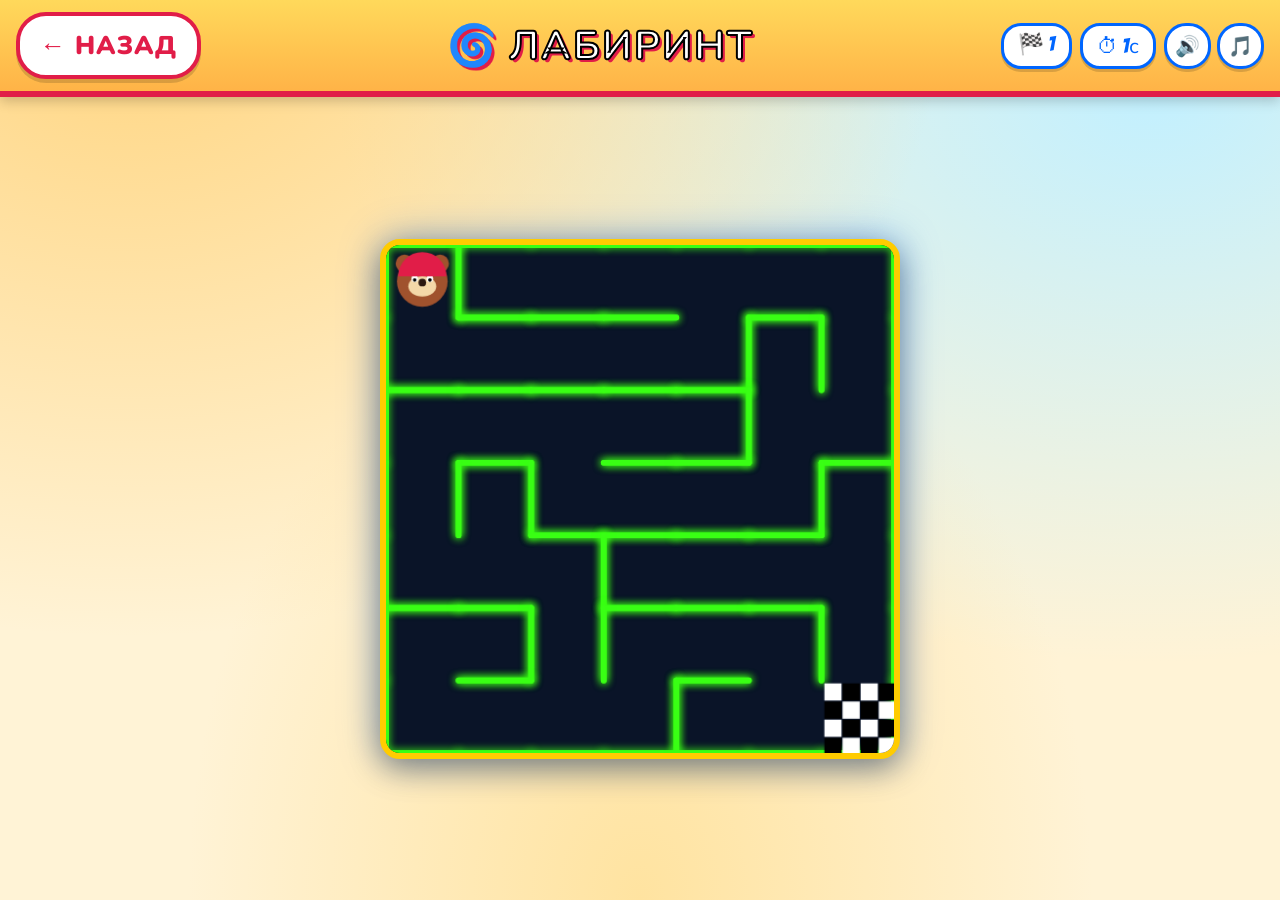
<file: games/maze.html>
<!DOCTYPE html>
<html lang="ru">
<head>
  <meta charset="UTF-8" />
  <meta name="viewport" content="width=device-width, initial-scale=1.0, viewport-fit=cover" />
  <meta name="theme-color" content="#FF6B00" />
  <title>🌀 Лабиринт — Медведь</title>
  <link rel="icon" type="image/svg+xml" href="../favicon.svg" />
  <link rel="apple-touch-icon" sizes="180x180" href="../apple-touch-icon-180.png" />
  <link href="https://fonts.googleapis.com/css2?family=Bangers&family=Nunito:wght@700;900&display=swap" rel="stylesheet" />
  <link rel="stylesheet" href="game.css?v=20261106" />
  <script src="sounds.js?v=4" defer></script>
  <style>
    .canvas-wrap {
      display: flex;
      align-items: center;
      justify-content: center;
      width: 100%;
      padding: 8px;
    }
    canvas {
      width: min(95vw, 520px);
      height: min(95vw, 520px);
      background: #0a1428;
      border: 6px solid var(--hw-yellow);
      border-radius: 20px;
      box-shadow: 0 10px 30px rgba(0, 0, 0, 0.35), 0 0 40px rgba(0, 102, 255, 0.4);
      display: block;
      touch-action: none;
    }
  </style>
</head>
<body>
  <header class="game-header">
    <a href="../" class="back-btn"><span>←</span><span>НАЗАД</span></a>
    <h1 class="game-title">🌀 ЛАБИРИНТ</h1>
    <div class="game-stats">
      <div class="stat-pill">🏁 <span id="level">1</span></div>
      <div class="stat-pill">⏱ <span id="timer">0с</span></div>
    </div>
    <div class="sound-toggles">
      <button class="sound-btn" id="sfxBtn" aria-label="Звук">🔊</button>
      <button class="sound-btn" id="musBtn" aria-label="Музыка">🎵</button>
    </div>
  </header>

  <main class="game-area">
    <div class="canvas-wrap"><canvas id="c" width="520" height="520"></canvas></div>
  </main>

  <div class="touch-pad" aria-hidden="true">
    <button class="pad-btn pad-up"    data-dir="up">▲</button>
    <button class="pad-btn pad-left"  data-dir="left">◄</button>
    <button class="pad-btn pad-right" data-dir="right">►</button>
    <button class="pad-btn pad-down"  data-dir="down">▼</button>
  </div>

  <div class="win-modal" id="winModal">
    <div class="win-box">
      <h2 class="win-title">🏆 ФИНИШ!</h2>
      <div class="win-stat">Уровень: <span id="winLevel">1</span></div>
      <div class="win-stat">Время: <span id="winTime">0с</span></div>
      <button class="win-btn" onclick="nextLevel()">➡ СЛЕДУЮЩИЙ</button><br />
      <a href="../" class="win-btn" style="margin-top:10px;">🏠 ДОМОЙ</a>
    </div>
  </div>

  <script>
    const canvas = document.getElementById('c');
    const ctx = canvas.getContext('2d');
    const levelEl = document.getElementById('level');
    const timerEl = document.getElementById('timer');
    const winModal = document.getElementById('winModal');
    const winLevelEl = document.getElementById('winLevel');
    const winTimeEl = document.getElementById('winTime');

    let maze, cols, rows, CELL;
    let player = { x: 0, y: 0 };
    let finish = { x: 0, y: 0 };
    let level = parseInt(localStorage.getItem('bear_maze_level') || '1', 10);
    if (!Number.isFinite(level) || level < 1) level = 1;
    if (level > 15) level = 15;
    let seconds = 0;
    let timerId = null;
    let won = false;

    // ——— Генератор лабиринта (recursive backtracker) ———
    // Каждая ячейка — битовая маска: 1=верх, 2=право, 4=низ, 8=лево стена
    function generateMaze(w, h) {
      const m = Array.from({length: h}, () => Array.from({length: w}, () => 15));
      const visited = Array.from({length: h}, () => Array(w).fill(false));
      const stack = [[0, 0]];
      visited[0][0] = true;
      const dirs = [[0,-1,1,4],[1,0,2,8],[0,1,4,1],[-1,0,8,2]]; // dx,dy,cur,neigh
      while (stack.length) {
        const [cx, cy] = stack[stack.length - 1];
        const options = dirs.filter(([dx, dy]) => {
          const nx = cx + dx, ny = cy + dy;
          return nx >= 0 && nx < w && ny >= 0 && ny < h && !visited[ny][nx];
        });
        if (options.length === 0) { stack.pop(); continue; }
        const [dx, dy, curWall, neighWall] = options[Math.floor(Math.random() * options.length)];
        m[cy][cx] &= ~curWall;
        const nx = cx + dx, ny = cy + dy;
        m[ny][nx] &= ~neighWall;
        visited[ny][nx] = true;
        stack.push([nx, ny]);
      }
      return m;
    }

    function levelSize(lv) {
      // Начинаем с 7×7, растём до 15×15
      const n = Math.min(7 + (lv - 1), 15);
      return { cols: n, rows: n };
    }

    function startLevel() {
      const s = levelSize(level);
      cols = s.cols;
      rows = s.rows;
      CELL = canvas.width / cols;
      maze = generateMaze(cols, rows);
      player = { x: 0, y: 0 };
      finish = { x: cols - 1, y: rows - 1 };
      seconds = 0;
      won = false;
      timerEl.textContent = '0с';
      levelEl.textContent = level;
      winModal.classList.remove('show');
      if (timerId) clearInterval(timerId);
      timerId = setInterval(() => { seconds++; timerEl.textContent = seconds + 'с'; }, 1000);
      draw();
    }

    function nextLevel() {
      level = Math.min(level + 1, 15);
      localStorage.setItem('bear_maze_level', String(level));
      startLevel();
    }

    function draw() {
      ctx.fillStyle = '#0a1428';
      ctx.fillRect(0, 0, canvas.width, canvas.height);

      // Стены
      ctx.strokeStyle = '#39ff14';
      ctx.lineWidth = Math.max(2, CELL * 0.08);
      ctx.lineCap = 'round';
      ctx.shadowColor = '#39ff14';
      ctx.shadowBlur = 8;

      for (let y = 0; y < rows; y++) {
        for (let x = 0; x < cols; x++) {
          const cell = maze[y][x];
          const px = x * CELL, py = y * CELL;
          if (cell & 1) { ctx.beginPath(); ctx.moveTo(px, py); ctx.lineTo(px + CELL, py); ctx.stroke(); }
          if (cell & 2) { ctx.beginPath(); ctx.moveTo(px + CELL, py); ctx.lineTo(px + CELL, py + CELL); ctx.stroke(); }
          if (cell & 4) { ctx.beginPath(); ctx.moveTo(px, py + CELL); ctx.lineTo(px + CELL, py + CELL); ctx.stroke(); }
          if (cell & 8) { ctx.beginPath(); ctx.moveTo(px, py); ctx.lineTo(px, py + CELL); ctx.stroke(); }
        }
      }
      ctx.shadowBlur = 0;

      // Финиш — шашечный флаг
      const fx = finish.x * CELL, fy = finish.y * CELL;
      const sq = CELL / 4;
      for (let i = 0; i < 4; i++) {
        for (let j = 0; j < 4; j++) {
          ctx.fillStyle = (i + j) % 2 === 0 ? '#fff' : '#000';
          ctx.fillRect(fx + i * sq + 3, fy + j * sq + 3, sq - 1, sq - 1);
        }
      }

      // Игрок — медвежонок
      const pcx = player.x * CELL + CELL / 2;
      const pcy = player.y * CELL + CELL / 2;
      const r = CELL * 0.35;
      // Голова медведя
      ctx.fillStyle = '#A0522D';
      ctx.beginPath(); ctx.arc(pcx, pcy, r, 0, Math.PI * 2); ctx.fill();
      // Уши
      ctx.beginPath(); ctx.arc(pcx - r * 0.7, pcy - r * 0.7, r * 0.35, 0, Math.PI * 2); ctx.fill();
      ctx.beginPath(); ctx.arc(pcx + r * 0.7, pcy - r * 0.7, r * 0.35, 0, Math.PI * 2); ctx.fill();
      // Мордочка
      ctx.fillStyle = '#F4D8A8';
      ctx.beginPath(); ctx.ellipse(pcx, pcy + r * 0.2, r * 0.55, r * 0.4, 0, 0, Math.PI * 2); ctx.fill();
      // Нос
      ctx.fillStyle = '#2b1810';
      ctx.beginPath(); ctx.arc(pcx, pcy + r * 0.05, r * 0.15, 0, Math.PI * 2); ctx.fill();
      // Глаза
      ctx.fillStyle = '#fff';
      ctx.beginPath(); ctx.arc(pcx - r * 0.3, pcy - r * 0.1, r * 0.13, 0, Math.PI * 2); ctx.fill();
      ctx.beginPath(); ctx.arc(pcx + r * 0.3, pcy - r * 0.1, r * 0.13, 0, Math.PI * 2); ctx.fill();
      ctx.fillStyle = '#000';
      ctx.beginPath(); ctx.arc(pcx - r * 0.3, pcy - r * 0.05, r * 0.07, 0, Math.PI * 2); ctx.fill();
      ctx.beginPath(); ctx.arc(pcx + r * 0.3, pcy - r * 0.05, r * 0.07, 0, Math.PI * 2); ctx.fill();
      // Красный шлем
      ctx.fillStyle = '#e11d48';
      ctx.beginPath();
      ctx.arc(pcx, pcy - r * 0.2, r * 0.95, Math.PI, 0);
      ctx.fill();
    }

    function move(dx, dy) {
      if (won) return;
      const cell = maze[player.y][player.x];
      // Проверяем что нет стены в том направлении
      if ((dy === -1 && (cell & 1)) ||
          (dx ===  1 && (cell & 2)) ||
          (dy ===  1 && (cell & 4)) ||
          (dx === -1 && (cell & 8))) {
        window.BearSound && BearSound.blocked();
        return;
      }
      player.x += dx;
      player.y += dy;
      window.BearSound && BearSound.move();
      draw();
      if (player.x === finish.x && player.y === finish.y) {
        won = true;
        clearInterval(timerId);
        window.BearSound && BearSound.win();
        winLevelEl.textContent = level;
        winTimeEl.textContent = seconds + 'с';
        setTimeout(() => winModal.classList.add('show'), 200);
      }
    }

    /* Кнопки звука */
    function refreshSoundBtns() {
      const s = window.BearSound; if (!s) return;
      const sfx = document.getElementById('sfxBtn');
      const mus = document.getElementById('musBtn');
      sfx.classList.toggle('off', !s.sfxEnabled);
      sfx.textContent = s.sfxEnabled ? '🔊' : '🔇';
      mus.classList.toggle('off', !s.musicEnabled);
      mus.textContent = s.musicEnabled ? '🎵' : '🎶';
    }
    document.getElementById('sfxBtn').addEventListener('click', () => { BearSound.toggleSfx(); refreshSoundBtns(); });
    document.getElementById('musBtn').addEventListener('click', () => { BearSound.toggleMusic(); refreshSoundBtns(); });
    window.addEventListener('load', () => setTimeout(refreshSoundBtns, 100));

    document.addEventListener('keydown', (e) => {
      const k = e.key;
      if (k === 'ArrowUp'    || k === 'w' || k === 'ц') { e.preventDefault(); move(0, -1); }
      if (k === 'ArrowDown'  || k === 's' || k === 'ы') { e.preventDefault(); move(0, 1); }
      if (k === 'ArrowLeft'  || k === 'a' || k === 'ф') { e.preventDefault(); move(-1, 0); }
      if (k === 'ArrowRight' || k === 'd' || k === 'в') { e.preventDefault(); move(1, 0); }
    });

    document.querySelectorAll('.pad-btn').forEach(btn => {
      const handler = (e) => {
        e.preventDefault();
        const d = btn.dataset.dir;
        if (d === 'up')    move(0, -1);
        if (d === 'down')  move(0, 1);
        if (d === 'left')  move(-1, 0);
        if (d === 'right') move(1, 0);
      };
      btn.addEventListener('touchstart', handler, { passive: false });
      btn.addEventListener('click', handler);
    });

    // Пауза таймера при скрытии вкладки
    document.addEventListener('visibilitychange', () => {
      if (document.hidden) {
        if (timerId) { clearInterval(timerId); timerId = null; }
      } else if (!won) {
        if (!timerId) {
          timerId = setInterval(() => { seconds++; timerEl.textContent = seconds + 'с'; }, 1000);
        }
      }
    });

    let touchStart = null;
    canvas.addEventListener('touchstart', (e) => {
      touchStart = { x: e.touches[0].clientX, y: e.touches[0].clientY };
    }, { passive: true });
    canvas.addEventListener('touchend', (e) => {
      if (!touchStart) return;
      const t = e.changedTouches[0];
      const dx = t.clientX - touchStart.x;
      const dy = t.clientY - touchStart.y;
      if (Math.abs(dx) + Math.abs(dy) < 25) { touchStart = null; return; }
      if (Math.abs(dx) > Math.abs(dy)) move(dx > 0 ? 1 : -1, 0);
      else move(0, dy > 0 ? 1 : -1);
      touchStart = null;
    }, { passive: true });

    startLevel();
  </script>
</body>
</html>
</file>
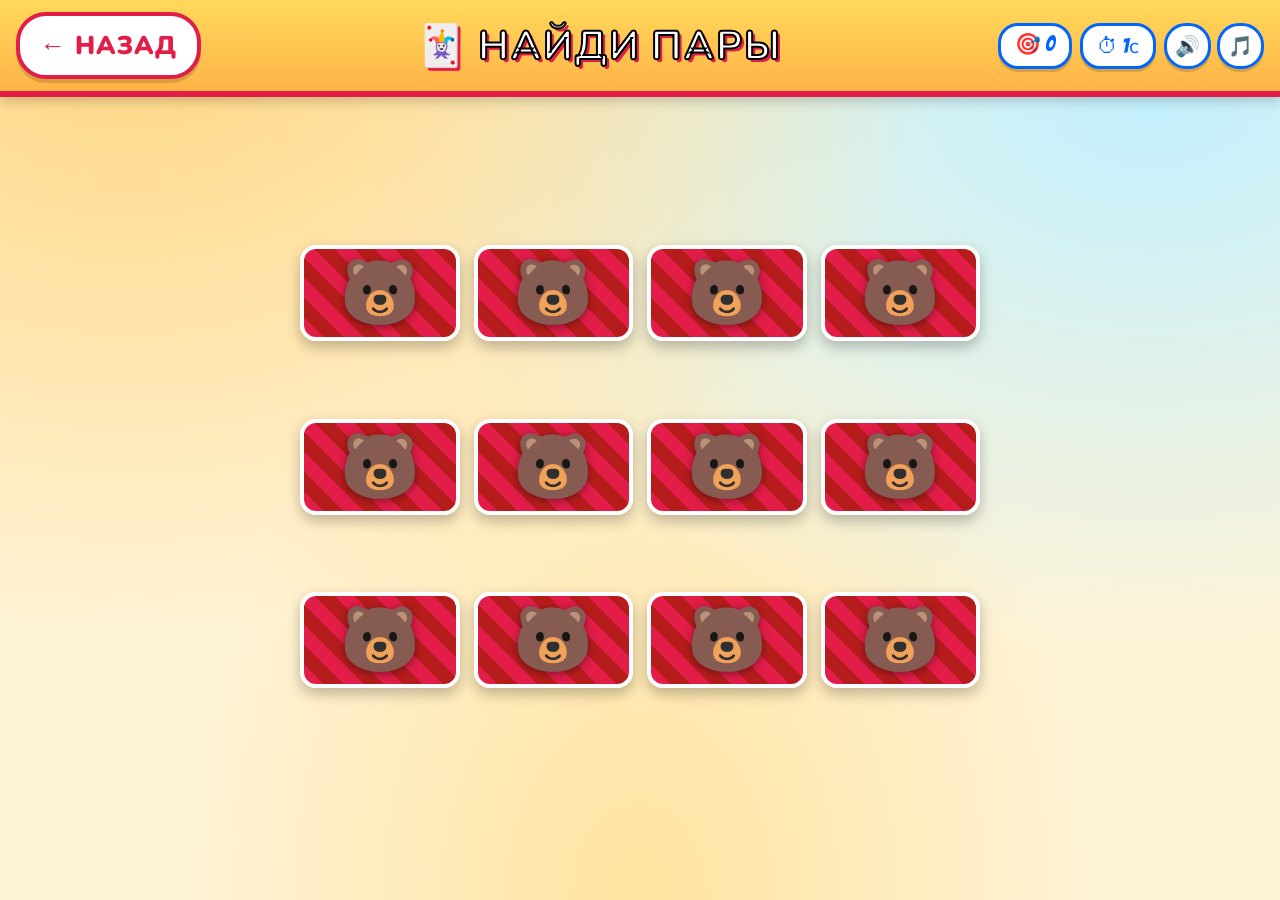
<file: games/memory.html>
<!DOCTYPE html>
<html lang="ru">
<head>
  <meta charset="UTF-8" />
  <meta name="viewport" content="width=device-width, initial-scale=1.0, viewport-fit=cover" />
  <meta name="theme-color" content="#FF6B00" />
  <title>🃏 Найди пары — Медведь</title>
  <link rel="icon" type="image/svg+xml" href="../favicon.svg" />
  <link rel="apple-touch-icon" sizes="180x180" href="../apple-touch-icon-180.png" />
  <link href="https://fonts.googleapis.com/css2?family=Bangers&family=Nunito:wght@700;900&display=swap" rel="stylesheet" />
  <link rel="stylesheet" href="game.css?v=20261106" />
  <script src="sounds.js?v=4" defer></script>
  <style>
    .memory-grid {
      display: grid;
      gap: clamp(6px, 2vw, 14px);
      width: min(95vw, 700px);
      padding: 10px;
    }
    /* 3×4 на мобильном, 4×3 на планшете и выше */
    @media (max-width: 600px) {
      .memory-grid { grid-template-columns: repeat(3, 1fr); }
    }
    @media (min-width: 601px) {
      .memory-grid { grid-template-columns: repeat(4, 1fr); }
    }

    .card {
      aspect-ratio: 1 / 1;
      position: relative;
      cursor: pointer;
      perspective: 1000px;
    }
    .card-inner {
      position: absolute;
      inset: 0;
      transition: transform 0.5s cubic-bezier(0.4, 0.2, 0.2, 1);
      transform-style: preserve-3d;
    }
    .card.flipped .card-inner,
    .card.matched .card-inner {
      transform: rotateY(180deg);
    }
    .card-face {
      position: absolute;
      inset: 0;
      border-radius: 16px;
      backface-visibility: hidden;
      -webkit-backface-visibility: hidden;
      display: flex;
      align-items: center;
      justify-content: center;
      overflow: hidden;
      box-shadow: 0 6px 14px rgba(0, 0, 0, 0.25);
    }
    .card-back {
      background:
        repeating-linear-gradient(45deg, #e11d48 0 14px, #b71c1c 14px 28px);
      border: 4px solid #fff;
      position: relative;
    }
    .card-back::after {
      content: '🐻';
      font-size: clamp(2rem, 10vw, 4rem);
      filter: drop-shadow(0 2px 4px rgba(0, 0, 0, 0.4));
    }
    .card-front {
      background: #fff;
      border: 4px solid var(--hw-yellow);
      transform: rotateY(180deg);
    }
    .card-front img {
      width: 100%;
      height: 100%;
      object-fit: cover;
      display: block;
    }
    .card.matched .card-front {
      border-color: var(--mt-green);
      box-shadow: 0 0 16px var(--mt-green), inset 0 0 12px rgba(57, 255, 20, 0.3);
      animation: matched-pulse 0.8s;
    }
    @keyframes matched-pulse {
      0%, 100% { transform: rotateY(180deg) scale(1); }
      50%      { transform: rotateY(180deg) scale(1.08); }
    }
  </style>
</head>
<body>
  <header class="game-header">
    <a href="../" class="back-btn" aria-label="Назад на главную">
      <span>←</span><span>НАЗАД</span>
    </a>
    <h1 class="game-title">🃏 НАЙДИ ПАРЫ</h1>
    <div class="game-stats">
      <div class="stat-pill">🎯 <span id="moves">0</span></div>
      <div class="stat-pill">⏱ <span id="timer">0с</span></div>
    </div>
    <div class="sound-toggles">
      <button class="sound-btn" id="sfxBtn" aria-label="Звук" title="Звук">🔊</button>
      <button class="sound-btn" id="musBtn" aria-label="Музыка" title="Музыка">🎵</button>
    </div>
  </header>

  <main class="game-area">
    <div class="memory-grid" id="grid"></div>
  </main>

  <div class="win-modal" id="winModal">
    <div class="win-box">
      <h2 class="win-title">🏆 ПОБЕДА!</h2>
      <div class="win-stat">Ходов: <span id="winMoves">0</span></div>
      <div class="win-stat">Время: <span id="winTime">0с</span></div>
      <button class="win-btn" onclick="startGame()">🔁 ЕЩЁ РАЗ</button>
      <br />
      <a href="../" class="win-btn" style="margin-top:10px;">🏠 ДОМОЙ</a>
    </div>
  </div>

  <script>
    const IMAGES = [
      'bone_shaker', 'twin_mill', 'deora_ii',
      'gazella_gt', 'dragon_blaster', 'earthshaker'
    ];

    const grid = document.getElementById('grid');
    const movesEl = document.getElementById('moves');
    const timerEl = document.getElementById('timer');
    const winModal = document.getElementById('winModal');
    const winMovesEl = document.getElementById('winMoves');
    const winTimeEl = document.getElementById('winTime');

    let first = null;
    let second = null;
    let lock = false;
    let matched = 0;
    let moves = 0;
    let seconds = 0;
    let timerId = null;

    function shuffle(arr) {
      for (let i = arr.length - 1; i > 0; i--) {
        const j = Math.floor(Math.random() * (i + 1));
        [arr[i], arr[j]] = [arr[j], arr[i]];
      }
      return arr;
    }

    function startGame() {
      // reset
      first = second = null;
      lock = false;
      matched = 0;
      moves = 0;
      seconds = 0;
      movesEl.textContent = '0';
      timerEl.textContent = '0с';
      winModal.classList.remove('show');
      if (timerId) clearInterval(timerId);
      timerId = setInterval(() => {
        seconds++;
        timerEl.textContent = seconds + 'с';
      }, 1000);

      grid.innerHTML = '';
      const deck = shuffle([...IMAGES, ...IMAGES]);
      deck.forEach((name) => {
        const card = document.createElement('div');
        card.className = 'card';
        card.dataset.name = name;
        card.innerHTML = `
          <div class="card-inner">
            <div class="card-face card-back"></div>
            <div class="card-face card-front">
              <img src="../img/cars/${name}.jpg" alt="${name}" />
            </div>
          </div>
        `;
        card.addEventListener('click', () => flip(card));
        grid.appendChild(card);
      });
    }

    function flip(card) {
      if (lock) return;
      if (card.classList.contains('flipped') || card.classList.contains('matched')) return;
      card.classList.add('flipped');
      window.BearSound && BearSound.click();
      if (!first) {
        first = card;
        return;
      }
      second = card;
      lock = true;
      moves++;
      movesEl.textContent = moves;
      if (first.dataset.name === second.dataset.name) {
        first.classList.add('matched');
        second.classList.add('matched');
        matched++;
        window.BearSound && BearSound.match();
        reset();
        if (matched === IMAGES.length) winGame();
      } else {
        setTimeout(() => {
          first.classList.remove('flipped');
          second.classList.remove('flipped');
          reset();
        }, 900);
      }
    }

    function reset() {
      first = second = null;
      lock = false;
    }

    function winGame() {
      clearInterval(timerId);
      winMovesEl.textContent = moves;
      winTimeEl.textContent = seconds + 'с';
      window.BearSound && BearSound.win();
      setTimeout(() => winModal.classList.add('show'), 500);
    }

    /* Кнопки звука/музыки */
    function refreshSoundBtns() {
      const s = window.BearSound;
      if (!s) return;
      document.getElementById('sfxBtn').classList.toggle('off', !s.sfxEnabled);
      document.getElementById('sfxBtn').textContent = s.sfxEnabled ? '🔊' : '🔇';
      document.getElementById('musBtn').classList.toggle('off', !s.musicEnabled);
      document.getElementById('musBtn').textContent = s.musicEnabled ? '🎵' : '🎶';
    }
    document.getElementById('sfxBtn').addEventListener('click', () => {
      BearSound.toggleSfx(); refreshSoundBtns();
    });
    document.getElementById('musBtn').addEventListener('click', () => {
      BearSound.toggleMusic(); refreshSoundBtns();
    });
    window.addEventListener('load', () => { setTimeout(refreshSoundBtns, 100); });

    // Пауза таймера при скрытии вкладки
    document.addEventListener('visibilitychange', () => {
      if (document.hidden) {
        if (timerId) { clearInterval(timerId); timerId = null; }
      } else if (!winModal.classList.contains('show') && matched < IMAGES.length) {
        if (!timerId) {
          timerId = setInterval(() => { seconds++; timerEl.textContent = seconds + 'с'; }, 1000);
        }
      }
    });

    startGame();
  </script>
</body>
</html>
</file>
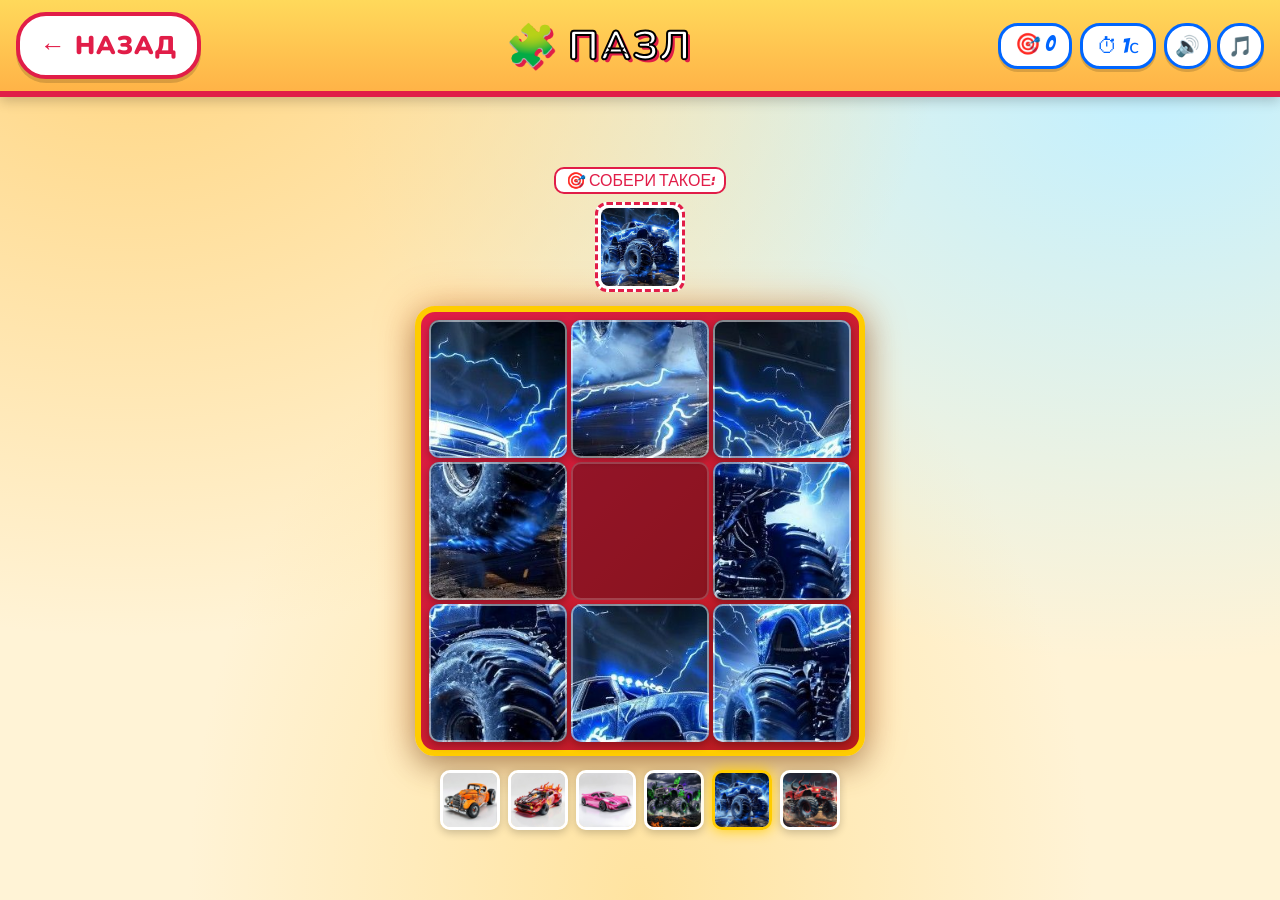
<file: games/puzzle.html>
<!DOCTYPE html>
<html lang="ru">
<head>
  <meta charset="UTF-8" />
  <meta name="viewport" content="width=device-width, initial-scale=1.0, viewport-fit=cover" />
  <meta name="theme-color" content="#FF6B00" />
  <title>🧩 Собери машинку — Медведь</title>
  <link rel="icon" type="image/svg+xml" href="../favicon.svg" />
  <link rel="apple-touch-icon" sizes="180x180" href="../apple-touch-icon-180.png" />
  <link href="https://fonts.googleapis.com/css2?family=Bangers&family=Nunito:wght@700;900&display=swap" rel="stylesheet" />
  <link rel="stylesheet" href="game.css?v=20261106" />
  <script src="sounds.js?v=4" defer></script>
  <style>
    .puzzle-wrap {
      display: flex;
      flex-direction: column;
      align-items: center;
      gap: 14px;
      padding: 8px;
      width: 100%;
    }
    .preview {
      width: 90px; height: 90px;
      border-radius: 12px;
      overflow: hidden;
      border: 3px dashed var(--hw-red);
      background: #fff;
      display: flex;
      align-items: center;
      justify-content: center;
      padding: 3px;
      position: relative;
    }
    .preview img {
      width: 100%; height: 100%;
      object-fit: cover;
      border-radius: 8px;
    }
    .preview-label {
      font-family: 'Bangers', sans-serif;
      color: var(--hw-red);
      font-size: 1rem;
      background: #fff;
      padding: 2px 10px;
      border-radius: 10px;
      border: 2px solid var(--hw-red);
      margin-bottom: -6px;
    }
    .puzzle-grid {
      display: grid;
      grid-template-columns: repeat(3, 1fr);
      grid-template-rows: repeat(3, 1fr);
      gap: 4px;
      width: min(90vw, 450px);
      aspect-ratio: 1 / 1;
      background: linear-gradient(135deg, var(--hw-red), #b71c1c);
      border: 6px solid var(--hw-yellow);
      border-radius: 20px;
      padding: 8px;
      box-shadow: 0 10px 30px rgba(0,0,0,0.3), 0 0 40px rgba(255,107,0,0.4);
    }
    .tile {
      border-radius: 10px;
      background-size: 300% 300%;
      background-repeat: no-repeat;
      cursor: pointer;
      transition: transform 0.2s;
      box-shadow: inset 0 0 0 2px rgba(255,255,255,0.5), 0 3px 8px rgba(0,0,0,0.3);
    }
    .tile:hover { transform: scale(1.03); }
    .tile.empty {
      background: rgba(0,0,0,0.3);
      box-shadow: inset 0 0 0 2px rgba(255,255,255,0.2);
      cursor: default;
    }
    .tile.empty:hover { transform: none; }
    .car-picker {
      display: flex;
      gap: 8px;
      flex-wrap: wrap;
      justify-content: center;
    }
    .car-pick {
      width: 60px; height: 60px;
      border-radius: 10px;
      overflow: hidden;
      border: 3px solid #fff;
      cursor: pointer;
      box-shadow: 0 3px 8px rgba(0,0,0,0.2);
    }
    .car-pick img { width: 100%; height: 100%; object-fit: cover; }
    .car-pick.active { border-color: var(--hw-yellow); box-shadow: 0 0 14px var(--hw-yellow); }
  </style>
</head>
<body>
  <header class="game-header">
    <a href="../" class="back-btn"><span>←</span><span>НАЗАД</span></a>
    <h1 class="game-title">🧩 ПАЗЛ</h1>
    <div class="game-stats">
      <div class="stat-pill">🎯 <span id="moves">0</span></div>
      <div class="stat-pill">⏱ <span id="timer">0с</span></div>
    </div>
    <div class="sound-toggles">
      <button class="sound-btn" id="sfxBtn" aria-label="Звук">🔊</button>
      <button class="sound-btn" id="musBtn" aria-label="Музыка">🎵</button>
    </div>
  </header>

  <main class="game-area">
    <div class="puzzle-wrap">
      <div class="preview-label">🎯 СОБЕРИ ТАКОЕ:</div>
      <div class="preview"><img id="previewImg" alt="preview" /></div>
      <div class="puzzle-grid" id="grid"></div>
      <div class="car-picker" id="picker"></div>
    </div>
  </main>

  <div class="win-modal" id="winModal">
    <div class="win-box">
      <h2 class="win-title">🏆 СОБРАЛ!</h2>
      <div class="win-stat">Ходов: <span id="winMoves">0</span></div>
      <div class="win-stat">Время: <span id="winTime">0с</span></div>
      <button class="win-btn" onclick="startGame()">🔁 ЕЩЁ РАЗ</button><br />
      <a href="../" class="win-btn" style="margin-top:10px;">🏠 ДОМОЙ</a>
    </div>
  </div>

  <script>
    const IMAGES = [
      'bone_shaker', 'twin_mill', 'gazella_gt',
      'grave_digger', 'bigfoot', 'el_toro_loco'
    ];

    const gridEl = document.getElementById('grid');
    const pickerEl = document.getElementById('picker');
    const previewImg = document.getElementById('previewImg');
    const movesEl = document.getElementById('moves');
    const timerEl = document.getElementById('timer');
    const winModal = document.getElementById('winModal');
    const winMovesEl = document.getElementById('winMoves');
    const winTimeEl = document.getElementById('winTime');

    let currentImage = IMAGES[Math.floor(Math.random() * IMAGES.length)];
    let tiles = []; // массив значений 0..8, где 8 = пустая
    let moves = 0, seconds = 0, timerId = null, won = false;

    function getImageUrl(name) { return `../img/cars/${name}.jpg`; }

    function renderPicker() {
      pickerEl.innerHTML = '';
      IMAGES.forEach(name => {
        const el = document.createElement('div');
        el.className = 'car-pick' + (name === currentImage ? ' active' : '');
        el.innerHTML = `<img src="${getImageUrl(name)}" alt="${name}" />`;
        el.onclick = () => { currentImage = name; startGame(); };
        pickerEl.appendChild(el);
      });
    }

    function canSwap(i, emptyIdx) {
      const r1 = Math.floor(i / 3), c1 = i % 3;
      const r2 = Math.floor(emptyIdx / 3), c2 = emptyIdx % 3;
      return (r1 === r2 && Math.abs(c1 - c2) === 1) ||
             (c1 === c2 && Math.abs(r1 - r2) === 1);
    }

    function shuffleTiles() {
      // начинаем с решённого и делаем 80 случайных валидных ходов — точно решаемо
      tiles = [0,1,2,3,4,5,6,7,8];
      let empty = 8;
      for (let k = 0; k < 80; k++) {
        const candidates = [];
        for (let i = 0; i < 9; i++) if (canSwap(i, empty)) candidates.push(i);
        const pick = candidates[Math.floor(Math.random() * candidates.length)];
        [tiles[pick], tiles[empty]] = [tiles[empty], tiles[pick]];
        empty = pick;
      }
    }

    function renderGrid() {
      gridEl.innerHTML = '';
      tiles.forEach((val, i) => {
        const t = document.createElement('div');
        t.className = 'tile' + (val === 8 ? ' empty' : '');
        if (val !== 8) {
          const row = Math.floor(val / 3), col = val % 3;
          t.style.backgroundImage = `url('${getImageUrl(currentImage)}')`;
          t.style.backgroundPosition = `${col * 50}% ${row * 50}%`;
        }
        t.onclick = () => tryMove(i);
        gridEl.appendChild(t);
      });
    }

    function tryMove(i) {
      if (won) return;
      const empty = tiles.indexOf(8);
      if (!canSwap(i, empty)) {
        window.BearSound && BearSound.blocked();
        return;
      }
      [tiles[i], tiles[empty]] = [tiles[empty], tiles[i]];
      moves++;
      movesEl.textContent = moves;
      window.BearSound && BearSound.move();
      renderGrid();
      if (isSolved()) winGame();
    }

    function isSolved() {
      return tiles.every((v, i) => v === i);
    }

    function startGame() {
      // Предзагружаем картинку — иначе плитки рендерятся пустыми до загрузки файла
      const preload = new Image();
      preload.src = getImageUrl(currentImage);
      previewImg.src = getImageUrl(currentImage);
      shuffleTiles();
      moves = 0;
      seconds = 0;
      won = false;
      movesEl.textContent = '0';
      timerEl.textContent = '0с';
      winModal.classList.remove('show');
      if (timerId) clearInterval(timerId);
      timerId = setInterval(() => { seconds++; timerEl.textContent = seconds + 'с'; }, 1000);
      if (preload.complete) renderGrid();
      else preload.onload = renderGrid;
      renderPicker();
    }

    function winGame() {
      won = true;
      clearInterval(timerId);
      window.BearSound && BearSound.win();
      winMovesEl.textContent = moves;
      winTimeEl.textContent = seconds + 'с';
      setTimeout(() => winModal.classList.add('show'), 400);
    }

    /* Кнопки звука */
    function refreshSoundBtns() {
      const s = window.BearSound; if (!s) return;
      const sfx = document.getElementById('sfxBtn');
      const mus = document.getElementById('musBtn');
      sfx.classList.toggle('off', !s.sfxEnabled);
      sfx.textContent = s.sfxEnabled ? '🔊' : '🔇';
      mus.classList.toggle('off', !s.musicEnabled);
      mus.textContent = s.musicEnabled ? '🎵' : '🎶';
    }
    document.getElementById('sfxBtn').addEventListener('click', () => { BearSound.toggleSfx(); refreshSoundBtns(); });
    document.getElementById('musBtn').addEventListener('click', () => { BearSound.toggleMusic(); refreshSoundBtns(); });
    window.addEventListener('load', () => setTimeout(refreshSoundBtns, 100));

    // Пауза таймера при скрытии вкладки
    document.addEventListener('visibilitychange', () => {
      if (document.hidden) {
        if (timerId) { clearInterval(timerId); timerId = null; }
      } else if (!won) {
        if (!timerId) {
          timerId = setInterval(() => { seconds++; timerEl.textContent = seconds + 'с'; }, 1000);
        }
      }
    });

    startGame();
  </script>
</body>
</html>
</file>
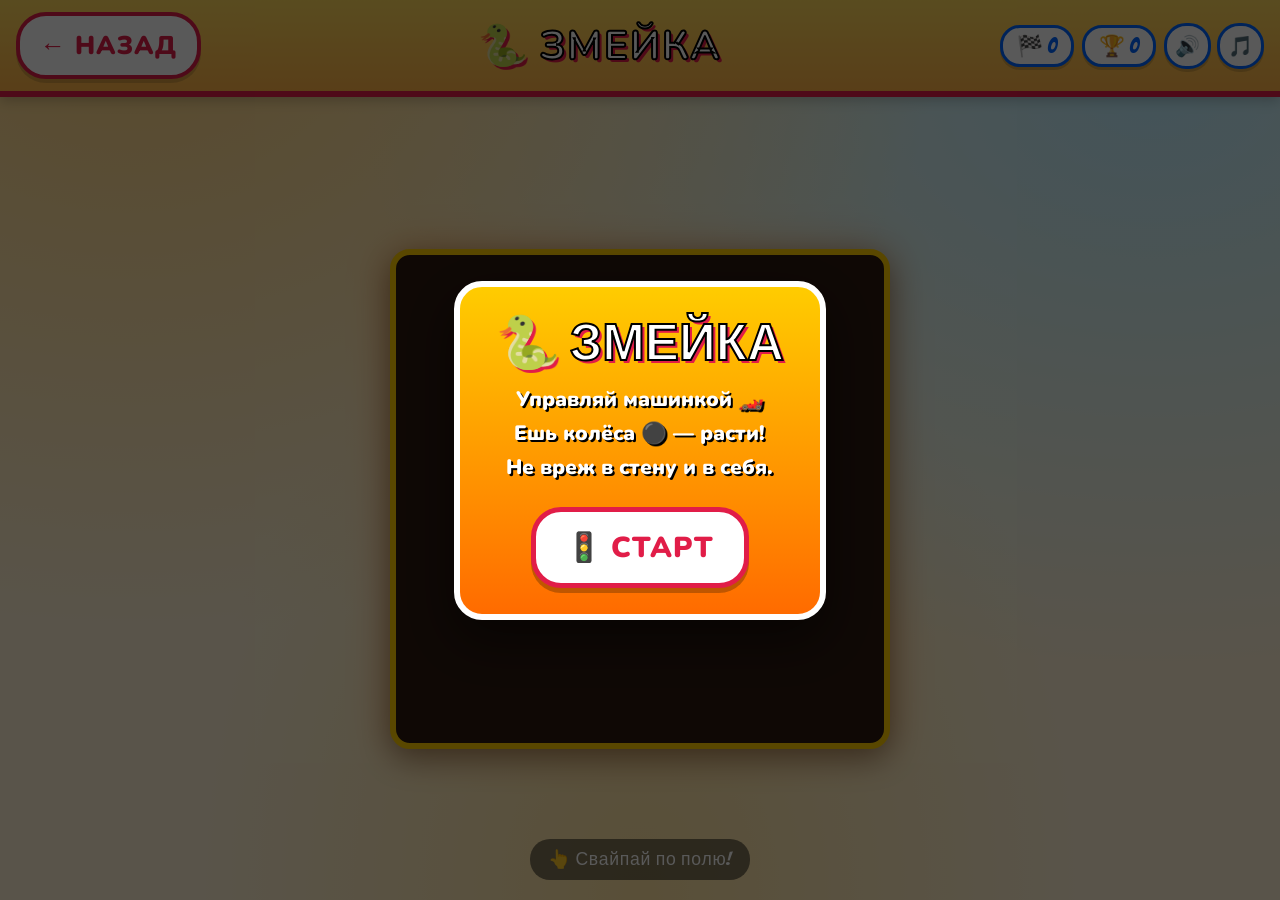
<file: games/snake.html>
<!DOCTYPE html>
<html lang="ru">
<head>
  <meta charset="UTF-8" />
  <meta name="viewport" content="width=device-width, initial-scale=1.0, viewport-fit=cover" />
  <meta name="theme-color" content="#FF6B00" />
  <title>🐍 Машинка-Змейка — Медведь</title>
  <link rel="icon" type="image/svg+xml" href="../favicon.svg" />
  <link rel="apple-touch-icon" sizes="180x180" href="../apple-touch-icon-180.png" />
  <link href="https://fonts.googleapis.com/css2?family=Bangers&family=Nunito:wght@700;900&display=swap" rel="stylesheet" />
  <link rel="stylesheet" href="game.css?v=20261106" />
  <script src="sounds.js?v=4" defer></script>
  <style>
    .canvas-wrap {
      display: flex;
      align-items: center;
      justify-content: center;
      width: 100%;
      padding: 8px;
    }
    canvas {
      width: min(95vw, 500px);
      height: min(95vw, 500px);
      background: #2b1810;
      border: 6px solid var(--hw-yellow);
      border-radius: 20px;
      box-shadow: 0 10px 30px rgba(0, 0, 0, 0.35), 0 0 40px rgba(255, 107, 0, 0.4);
      display: block;
      touch-action: none;
    }
    .start-overlay {
      position: fixed;
      inset: 0;
      display: flex;
      align-items: center;
      justify-content: center;
      background: rgba(0, 0, 0, 0.65);
      z-index: 500;
    }
    .start-overlay.hide { display: none; }
    .start-box {
      background: linear-gradient(180deg, #ffcc00, #ff6b00);
      border: 6px solid #fff;
      border-radius: 28px;
      padding: 26px 36px;
      text-align: center;
      box-shadow: 0 20px 50px rgba(0, 0, 0, 0.5);
      max-width: 90vw;
    }
    .start-box h2 {
      font-family: 'Bangers', sans-serif;
      font-size: clamp(2rem, 7vw, 3.2rem);
      color: #fff;
      -webkit-text-stroke: 2px #000;
      text-shadow: 3px 3px 0 var(--hw-red);
      margin: 0 0 12px;
    }
    .start-box p {
      font-family: 'Nunito', sans-serif;
      font-weight: 900;
      color: #fff;
      font-size: clamp(1rem, 3.5vw, 1.3rem);
      text-shadow: 2px 2px 0 #000;
      margin: 6px 0;
    }
  </style>
</head>
<body>
  <header class="game-header">
    <a href="../" class="back-btn"><span>←</span><span>НАЗАД</span></a>
    <h1 class="game-title">🐍 ЗМЕЙКА</h1>
    <div class="game-stats">
      <div class="stat-pill">🏁 <span id="score">0</span></div>
      <div class="stat-pill">🏆 <span id="best">0</span></div>
    </div>
    <div class="sound-toggles">
      <button class="sound-btn" id="sfxBtn" aria-label="Звук">🔊</button>
      <button class="sound-btn" id="musBtn" aria-label="Музыка">🎵</button>
    </div>
  </header>

  <main class="game-area">
    <div class="canvas-wrap"><canvas id="c" width="400" height="400"></canvas></div>
  </main>

  <div class="hint" id="hint">👆 Свайпай по полю!</div>

  <!-- Старт-экран -->
  <div class="start-overlay" id="start">
    <div class="start-box">
      <h2>🐍 ЗМЕЙКА</h2>
      <p>Управляй машинкой 🏎️</p>
      <p>Ешь колёса ⚫ — расти!</p>
      <p>Не вреж в стену и в себя.</p>
      <button class="win-btn" onclick="beginGame()">🚦 СТАРТ</button>
    </div>
  </div>

  <!-- Победа/поражение -->
  <div class="win-modal" id="winModal">
    <div class="win-box">
      <h2 class="win-title" id="winTitle">💥 УПС!</h2>
      <div class="win-stat">Счёт: <span id="finalScore">0</span></div>
      <div class="win-stat">Рекорд: <span id="finalBest">0</span></div>
      <button class="win-btn" onclick="beginGame()">🔁 ЕЩЁ РАЗ</button><br />
      <a href="../" class="win-btn" style="margin-top:10px;">🏠 ДОМОЙ</a>
    </div>
  </div>

  <script>
    const canvas = document.getElementById('c');
    const ctx = canvas.getContext('2d');
    const scoreEl = document.getElementById('score');
    const bestEl  = document.getElementById('best');
    const startOverlay = document.getElementById('start');
    const winModal = document.getElementById('winModal');
    const winTitle = document.getElementById('winTitle');
    const finalScoreEl = document.getElementById('finalScore');
    const finalBestEl = document.getElementById('finalBest');

    const GRID = 20;
    const CELL = canvas.width / GRID;

    let snake, dir, nextDir, food, score, best, timer, alive;
    best = parseInt(localStorage.getItem('bear_snake_best') || '0', 10);
    bestEl.textContent = best;

    function placeFood() {
      while (true) {
        const f = { x: Math.floor(Math.random() * GRID), y: Math.floor(Math.random() * GRID) };
        if (!snake.some(s => s.x === f.x && s.y === f.y)) return f;
      }
    }

    function beginGame() {
      snake = [{x: 10, y: 10}, {x: 9, y: 10}, {x: 8, y: 10}];
      dir = {x: 1, y: 0};
      nextDir = dir;
      food = placeFood();
      score = 0;
      alive = true;
      scoreEl.textContent = '0';
      startOverlay.classList.add('hide');
      winModal.classList.remove('show');
      const hint = document.getElementById('hint');
      if (hint) { hint.style.display = 'block'; setTimeout(() => hint.style.display = 'none', 3500); }
      if (timer) clearInterval(timer);
      timer = setInterval(tick, 140);
      draw();
    }

    function tick() {
      if (!alive) return;
      dir = nextDir;
      const head = { x: snake[0].x + dir.x, y: snake[0].y + dir.y };
      // Столкновение со стеной
      if (head.x < 0 || head.x >= GRID || head.y < 0 || head.y >= GRID) return die();
      // Столкновение с собой
      if (snake.some(s => s.x === head.x && s.y === head.y)) return die();
      snake.unshift(head);
      // Съели еду?
      if (head.x === food.x && head.y === food.y) {
        score++;
        scoreEl.textContent = score;
        food = placeFood();
        window.BearSound && BearSound.eat();
      } else {
        snake.pop();
      }
      draw();
    }

    function die() {
      window.BearSound && BearSound.lose();
      alive = false;
      clearInterval(timer);
      const hint = document.getElementById('hint');
      if (hint) hint.style.display = 'none';
      if (score > best) {
        best = score;
        localStorage.setItem('bear_snake_best', best);
        winTitle.textContent = '🏆 НОВЫЙ РЕКОРД!';
      } else {
        winTitle.textContent = '💥 УПС!';
      }
      finalScoreEl.textContent = score;
      finalBestEl.textContent = best;
      bestEl.textContent = best;
      setTimeout(() => winModal.classList.add('show'), 300);
    }

    function draw() {
      // Фон-асфальт с разметкой
      ctx.fillStyle = '#2b1810';
      ctx.fillRect(0, 0, canvas.width, canvas.height);
      // Пунктир дороги
      ctx.strokeStyle = 'rgba(255,204,0,0.25)';
      ctx.lineWidth = 2;
      ctx.setLineDash([8, 8]);
      ctx.beginPath();
      for (let i = 1; i < GRID; i += 2) {
        ctx.moveTo(0, i * CELL);
        ctx.lineTo(canvas.width, i * CELL);
      }
      ctx.stroke();
      ctx.setLineDash([]);

      // Еда — колесо
      const fx = food.x * CELL + CELL / 2;
      const fy = food.y * CELL + CELL / 2;
      ctx.fillStyle = '#1a1a1a';
      ctx.beginPath();
      ctx.arc(fx, fy, CELL * 0.42, 0, Math.PI * 2);
      ctx.fill();
      ctx.fillStyle = '#888';
      ctx.beginPath();
      ctx.arc(fx, fy, CELL * 0.22, 0, Math.PI * 2);
      ctx.fill();
      ctx.fillStyle = '#ffcc00';
      ctx.beginPath();
      ctx.arc(fx, fy, CELL * 0.08, 0, Math.PI * 2);
      ctx.fill();

      // Змея-машинка
      snake.forEach((s, i) => {
        const x = s.x * CELL;
        const y = s.y * CELL;
        if (i === 0) {
          // Голова — красная с "лобовым стеклом"
          ctx.fillStyle = '#e11d48';
          roundRect(ctx, x + 2, y + 2, CELL - 4, CELL - 4, 6);
          ctx.fill();
          ctx.fillStyle = '#87ceeb';
          roundRect(ctx, x + 5, y + 5, CELL - 10, (CELL - 10) / 2, 3);
          ctx.fill();
          // Глаза
          ctx.fillStyle = '#fff';
          const eyeOffsetX = dir.x * 3, eyeOffsetY = dir.y * 3;
          ctx.fillRect(x + 6 + eyeOffsetX, y + 8 + eyeOffsetY, 3, 3);
          ctx.fillRect(x + CELL - 9 + eyeOffsetX, y + 8 + eyeOffsetY, 3, 3);
        } else {
          // Тело — оранжевое, чередование
          ctx.fillStyle = i % 2 === 0 ? '#ff6b00' : '#ff8a00';
          roundRect(ctx, x + 3, y + 3, CELL - 6, CELL - 6, 4);
          ctx.fill();
          // Блик
          ctx.fillStyle = 'rgba(255,255,255,0.2)';
          roundRect(ctx, x + 4, y + 4, CELL - 8, 2, 1);
          ctx.fill();
        }
      });
    }

    function roundRect(ctx, x, y, w, h, r) {
      ctx.beginPath();
      ctx.moveTo(x + r, y);
      ctx.arcTo(x + w, y, x + w, y + h, r);
      ctx.arcTo(x + w, y + h, x, y + h, r);
      ctx.arcTo(x, y + h, x, y, r);
      ctx.arcTo(x, y, x + w, y, r);
      ctx.closePath();
    }

    function setDir(ndx, ndy) {
      // Нельзя разворачиваться на 180° в одном шаге
      if (snake && snake.length > 1) {
        if (ndx === -dir.x && ndy === -dir.y) return;
      }
      nextDir = { x: ndx, y: ndy };
    }

    // Клавиатура
    document.addEventListener('keydown', (e) => {
      const k = e.key;
      if (k === 'ArrowUp'    || k === 'w' || k === 'ц') setDir(0, -1);
      if (k === 'ArrowDown'  || k === 's' || k === 'ы') setDir(0, 1);
      if (k === 'ArrowLeft'  || k === 'a' || k === 'ф') setDir(-1, 0);
      if (k === 'ArrowRight' || k === 'd' || k === 'в') setDir(1, 0);
    });

    // Свайпы по canvas
    let touchStart = null;
    canvas.addEventListener('touchstart', (e) => {
      touchStart = { x: e.touches[0].clientX, y: e.touches[0].clientY };
    }, { passive: true });
    canvas.addEventListener('touchmove', (e) => {
      if (!touchStart) return;
      const t = e.touches[0];
      const dx = t.clientX - touchStart.x;
      const dy = t.clientY - touchStart.y;
      if (Math.abs(dx) + Math.abs(dy) < 30) return;
      if (Math.abs(dx) > Math.abs(dy)) setDir(dx > 0 ? 1 : -1, 0);
      else setDir(0, dy > 0 ? 1 : -1);
      touchStart = null;
    }, { passive: true });

    // Кнопки звука
    function refreshSoundBtns() {
      const s = window.BearSound; if (!s) return;
      const sfx = document.getElementById('sfxBtn');
      const mus = document.getElementById('musBtn');
      sfx.classList.toggle('off', !s.sfxEnabled);
      sfx.textContent = s.sfxEnabled ? '🔊' : '🔇';
      mus.classList.toggle('off', !s.musicEnabled);
      mus.textContent = s.musicEnabled ? '🎵' : '🎶';
    }
    document.getElementById('sfxBtn').addEventListener('click', () => { BearSound.toggleSfx(); refreshSoundBtns(); });
    document.getElementById('musBtn').addEventListener('click', () => { BearSound.toggleMusic(); refreshSoundBtns(); });
    window.addEventListener('load', () => setTimeout(refreshSoundBtns, 100));

    // Стартовый экран видимый по умолчанию — не начинаем сразу
  </script>
</body>
</html>
</file>
<file: games/game.css>
/* Общий стиль всех игр — в духе Медведя */
:root {
  --hw-blue: #0066ff;
  --hw-orange: #ff6b00;
  --hw-yellow: #ffcc00;
  --hw-red: #e11d48;
  --mt-green: #39ff14;
  --mud: #3d2817;
}

* { box-sizing: border-box; }
html, body {
  margin: 0;
  padding: 0;
  height: 100%;
  -webkit-tap-highlight-color: transparent;
  overscroll-behavior: none;
  touch-action: manipulation;
  user-select: none;
  -webkit-user-select: none;
}
body {
  font-family: 'Nunito', 'Fredoka', system-ui, sans-serif;
  background:
    radial-gradient(at 10% 0%, #ffd580 0, transparent 50%),
    radial-gradient(at 90% 10%, #c2f0ff 0, transparent 50%),
    radial-gradient(at 50% 100%, #ffe3a0 0, transparent 50%),
    #fff3d6;
  min-height: 100vh;
  display: flex;
  flex-direction: column;
  overflow-x: hidden;
}

/* ===== Шапка игры ===== */
.game-header {
  display: flex;
  align-items: center;
  justify-content: space-between;
  padding: 12px 16px;
  background: linear-gradient(180deg, #FFD95B 0%, #FFB347 100%);
  border-bottom: 6px solid var(--hw-red);
  box-shadow: 0 4px 12px rgba(0, 0, 0, 0.2);
}
.back-btn {
  display: inline-flex;
  align-items: center;
  gap: 8px;
  padding: 12px 20px;
  min-width: 64px;
  min-height: 56px;
  background: #fff;
  border: 4px solid var(--hw-red);
  border-radius: 30px;
  color: var(--hw-red);
  font-family: 'Bangers', 'Nunito', sans-serif;
  font-size: clamp(1.2rem, 4vw, 1.6rem);
  font-weight: 900;
  letter-spacing: 0.04em;
  text-decoration: none;
  box-shadow: 0 4px 0 rgba(0, 0, 0, 0.15);
  transition: transform 0.15s;
}
.back-btn:active { transform: translateY(2px); box-shadow: 0 2px 0 rgba(0, 0, 0, 0.15); }

.game-title {
  font-family: 'Bangers', 'Nunito', sans-serif;
  font-size: clamp(1.4rem, 5.5vw, 2.5rem);
  letter-spacing: 0.05em;
  color: #fff;
  -webkit-text-stroke: 2px #000;
  text-shadow: 3px 3px 0 var(--hw-red);
  margin: 0;
  text-align: center;
  flex: 1;
  min-width: 0; /* разрешить flex-shrink, чтобы длинный заголовок не выдавливал соседей */
  overflow: hidden;
  text-overflow: ellipsis;
  white-space: nowrap;
}

.game-stats {
  display: flex;
  gap: 8px;
  flex-shrink: 0;
}
.stat-pill {
  background: #fff;
  border: 3px solid var(--hw-blue);
  border-radius: 20px;
  padding: 6px 14px;
  font-family: 'Bangers', 'Nunito', sans-serif;
  font-size: clamp(1rem, 3vw, 1.3rem);
  color: var(--hw-blue);
  white-space: nowrap;
  box-shadow: 0 3px 0 rgba(0, 0, 0, 0.15);
}

/* ===== Игровая область ===== */
.game-area {
  flex: 1;
  display: flex;
  align-items: center;
  justify-content: center;
  padding: 16px;
}

/* ===== Модалка победы ===== */
.win-modal {
  position: fixed;
  inset: 0;
  display: none;
  align-items: center;
  justify-content: center;
  background: rgba(0, 0, 0, 0.6);
  z-index: 1000;
  animation: fadeIn 0.4s;
}
.win-modal.show { display: flex; }
.win-box {
  background: linear-gradient(180deg, #ffcc00, #ff6b00);
  border: 6px solid #fff;
  border-radius: 32px;
  padding: 30px 40px;
  text-align: center;
  box-shadow: 0 20px 60px rgba(0, 0, 0, 0.5), 0 0 60px rgba(255, 107, 0, 0.6);
  max-width: 90vw;
  max-height: calc(100dvh - 24px);
  overflow-y: auto;
  animation: popIn 0.5s cubic-bezier(0.5, 1.7, 0.5, 1);
}
.win-title {
  font-family: 'Bangers', 'Nunito', sans-serif;
  font-size: clamp(2.5rem, 8vw, 4rem);
  color: #fff;
  -webkit-text-stroke: 3px #000;
  text-shadow: 4px 4px 0 var(--hw-red);
  margin: 0 0 10px;
}
.win-stat {
  font-family: 'Bangers', 'Nunito', sans-serif;
  font-size: clamp(1.2rem, 4vw, 1.6rem);
  color: #fff;
  text-shadow: 2px 2px 0 #000;
  margin: 8px 0;
}
.win-btn {
  display: inline-block;
  margin-top: 20px;
  padding: 16px 30px;
  min-height: 64px;
  background: #fff;
  border: 5px solid var(--hw-red);
  border-radius: 30px;
  color: var(--hw-red);
  font-family: 'Bangers', 'Nunito', sans-serif;
  font-size: clamp(1.3rem, 4.5vw, 1.8rem);
  font-weight: 900;
  letter-spacing: 0.05em;
  text-decoration: none;
  cursor: pointer;
  box-shadow: 0 5px 0 rgba(0, 0, 0, 0.25);
  transition: transform 0.15s;
}
.win-btn:active { transform: translateY(3px); box-shadow: 0 2px 0 rgba(0, 0, 0, 0.25); }

@keyframes fadeIn { from { opacity: 0; } to { opacity: 1; } }
@keyframes popIn {
  from { transform: scale(0.3) rotate(-15deg); }
  to { transform: scale(1) rotate(0); }
}

/* ===== Touch-джойстик — полупрозрачный, поверх поля ===== */
.touch-pad {
  display: none;
  grid-template-columns: repeat(3, 62px);
  grid-template-rows: repeat(3, 62px);
  gap: 4px;
  padding: 6px;
  position: fixed;
  bottom: calc(12px + env(safe-area-inset-bottom, 0px));
  right: 10px;
  z-index: 100;
  background: rgba(0, 0, 0, 0.15);
  border-radius: 28px;
  backdrop-filter: blur(6px);
  -webkit-backdrop-filter: blur(6px);
  opacity: 0.75;
  transition: opacity 0.2s;
}
.touch-pad:active { opacity: 1; }
.touch-pad .pad-btn {
  background: rgba(255, 255, 255, 0.55);
  border: 3px solid rgba(225, 29, 72, 0.85);
  border-radius: 50%;
  font-size: 24px;
  color: rgba(225, 29, 72, 0.95);
  font-weight: 900;
  display: flex;
  align-items: center;
  justify-content: center;
  box-shadow: 0 3px 0 rgba(0, 0, 0, 0.2);
  cursor: pointer;
  user-select: none;
  padding: 0;
}
.touch-pad .pad-btn:active {
  background: rgba(255, 107, 0, 0.9);
  color: #fff;
  transform: translateY(2px);
  box-shadow: 0 1px 0 rgba(0, 0, 0, 0.2);
}
.pad-up    { grid-area: 1 / 2; }
.pad-left  { grid-area: 2 / 1; }
.pad-right { grid-area: 2 / 3; }
.pad-down  { grid-area: 3 / 2; }

@media (pointer: coarse), (max-width: 900px) {
  .touch-pad { display: grid; }
}

/* ===== Кнопки звука/музыки в шапке игры ===== */
.sound-toggles {
  display: flex;
  gap: 6px;
  margin-left: 8px;
}
.sound-btn {
  min-width: 44px;
  min-height: 44px;
  padding: 8px;
  background: #fff;
  border: 3px solid var(--hw-blue);
  border-radius: 22px;
  font-size: 20px;
  color: var(--hw-blue);
  cursor: pointer;
  box-shadow: 0 3px 0 rgba(0, 0, 0, 0.15);
  transition: transform 0.15s;
  display: flex;
  align-items: center;
  justify-content: center;
}
.sound-btn:active { transform: translateY(2px); box-shadow: 0 1px 0 rgba(0, 0, 0, 0.15); }
.sound-btn.off { opacity: 0.4; border-color: #888; color: #888; }

/* ===== Адаптив: узкий мобильный экран ===== */
@media (max-width: 480px) {
  .game-header {
    padding: 8px 10px;
    gap: 6px;
    display: grid;
    grid-template-columns: auto minmax(0, 1fr) auto;
  }
  .game-header .back-btn { grid-column: 1; grid-row: 1; }
  .game-header .game-stats { grid-column: 2; grid-row: 1; justify-content: center; }
  .game-header .sound-toggles { grid-column: 3; grid-row: 1; justify-self: end; }
  .game-header .game-title { grid-column: 1 / -1; grid-row: 2; }
  .back-btn {
    min-width: unset;
    padding: 10px 14px;
    font-size: 1.1rem;
    gap: 0;
  }
  .back-btn span:last-child { display: none; } /* оставляем только стрелку ← */
  .game-title {
    font-size: 1.2rem;
    -webkit-text-stroke: 0;
    text-shadow: 1px 2px 0 #000;
    letter-spacing: 0;
    white-space: normal; /* разрешить перенос если нужно */
    line-height: 1.25;
  }
  .stat-pill { padding: 4px 10px; font-size: 0.9rem; border-width: 2px; }
  .sound-toggles { gap: 4px; margin-left: 4px; }
  .sound-btn { min-width: 40px; min-height: 40px; font-size: 17px; border-width: 2px; }
}

/* Подсказка как играть (поверх canvas, полупрозрачная) */
.hint {
  position: fixed;
  bottom: 20px;
  left: 50%;
  transform: translateX(-50%);
  background: rgba(0, 0, 0, 0.5);
  color: #fff;
  padding: 10px 18px;
  border-radius: 20px;
  font-family: 'Bangers', sans-serif;
  font-size: 1.1rem;
  letter-spacing: 0.04em;
  z-index: 50;
  pointer-events: none;
  animation: hint-pulse 2s ease-in-out infinite;
}
@keyframes hint-pulse {
  0%, 100% { opacity: 0.7; }
  50%      { opacity: 1; }
}
</file>
